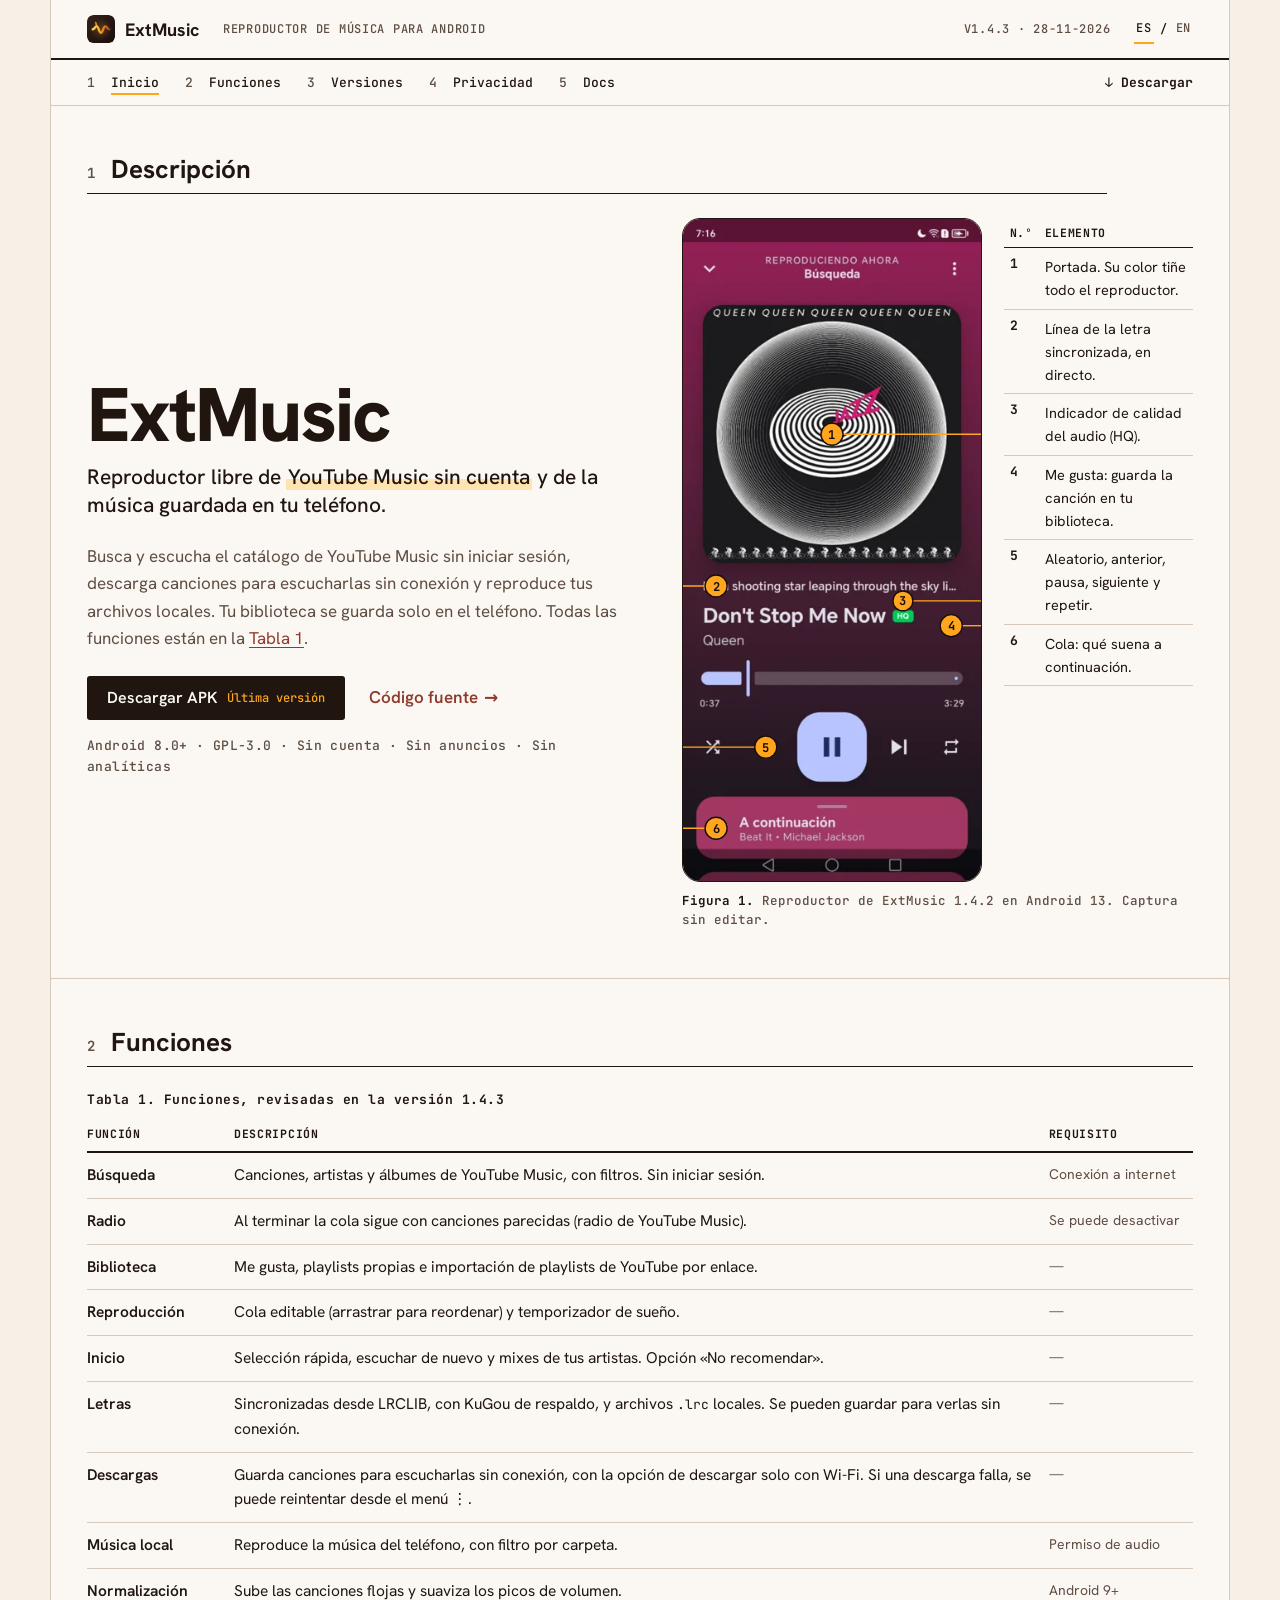
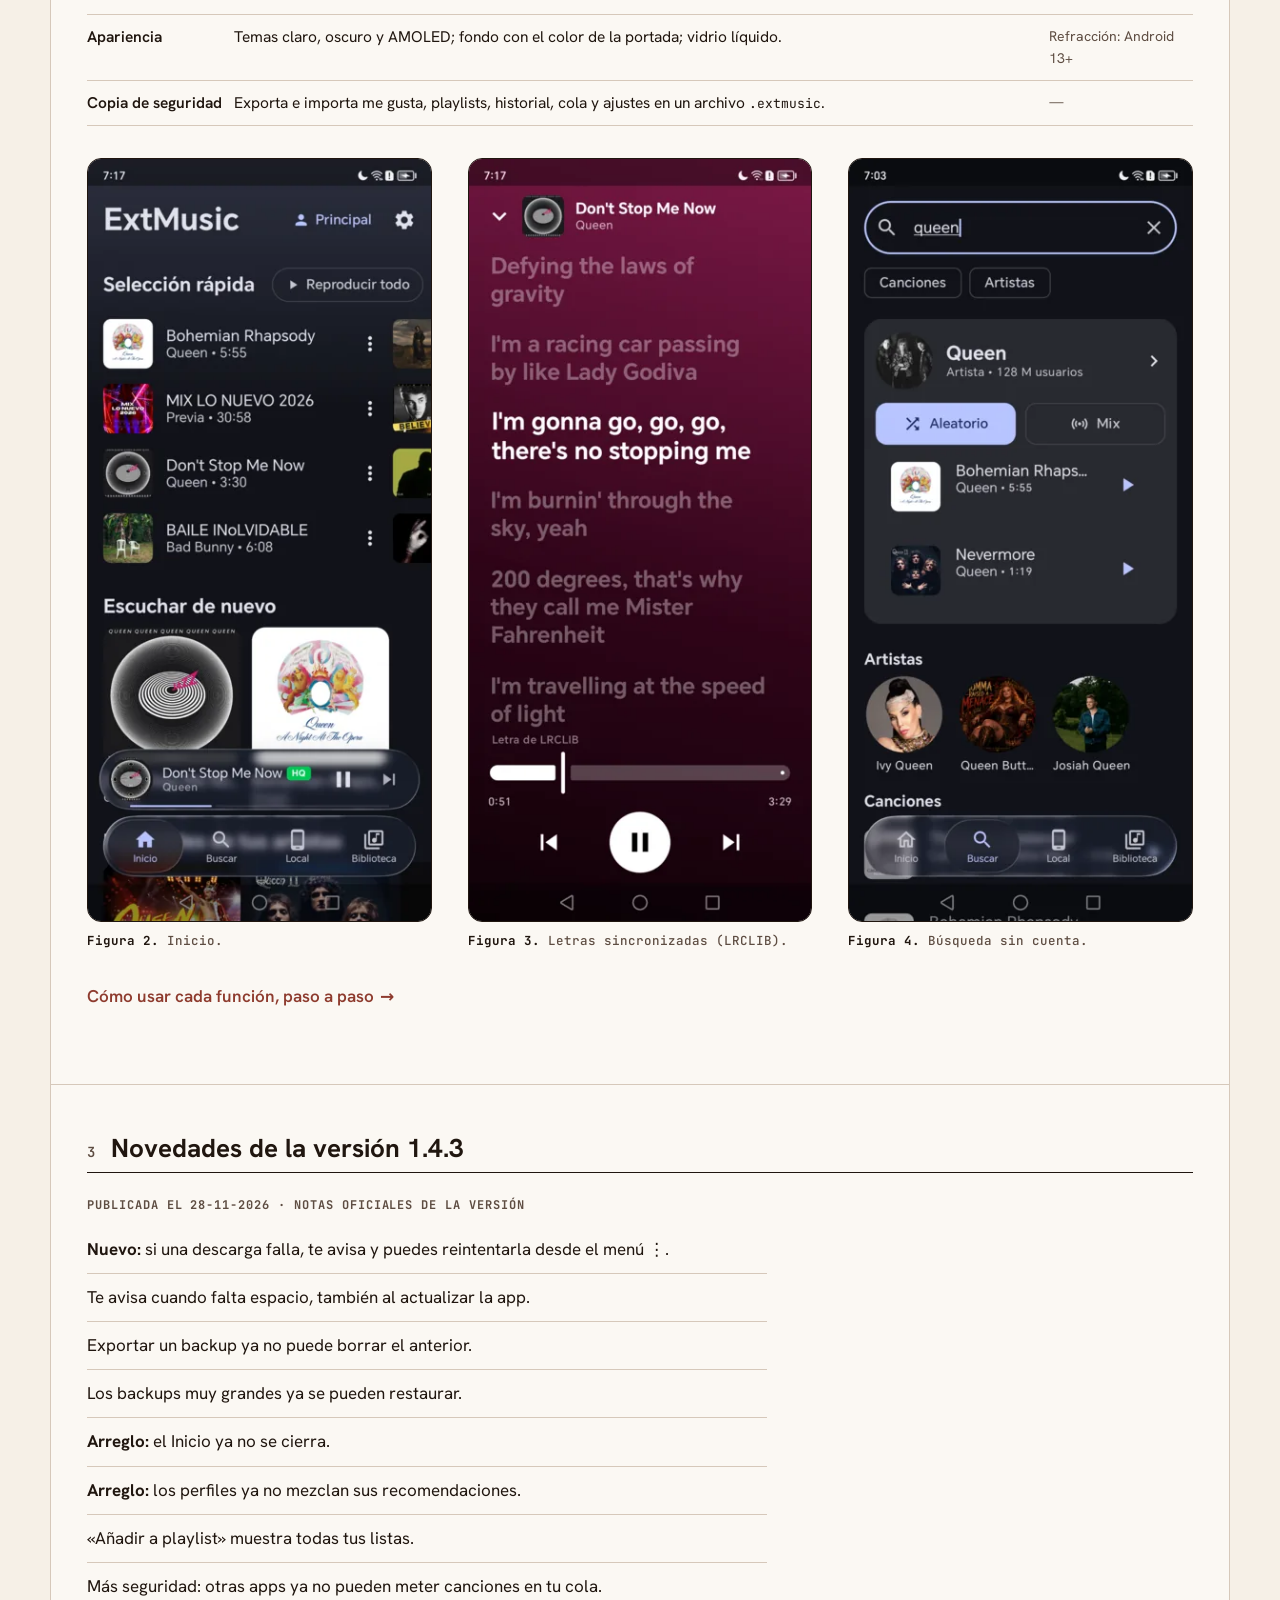
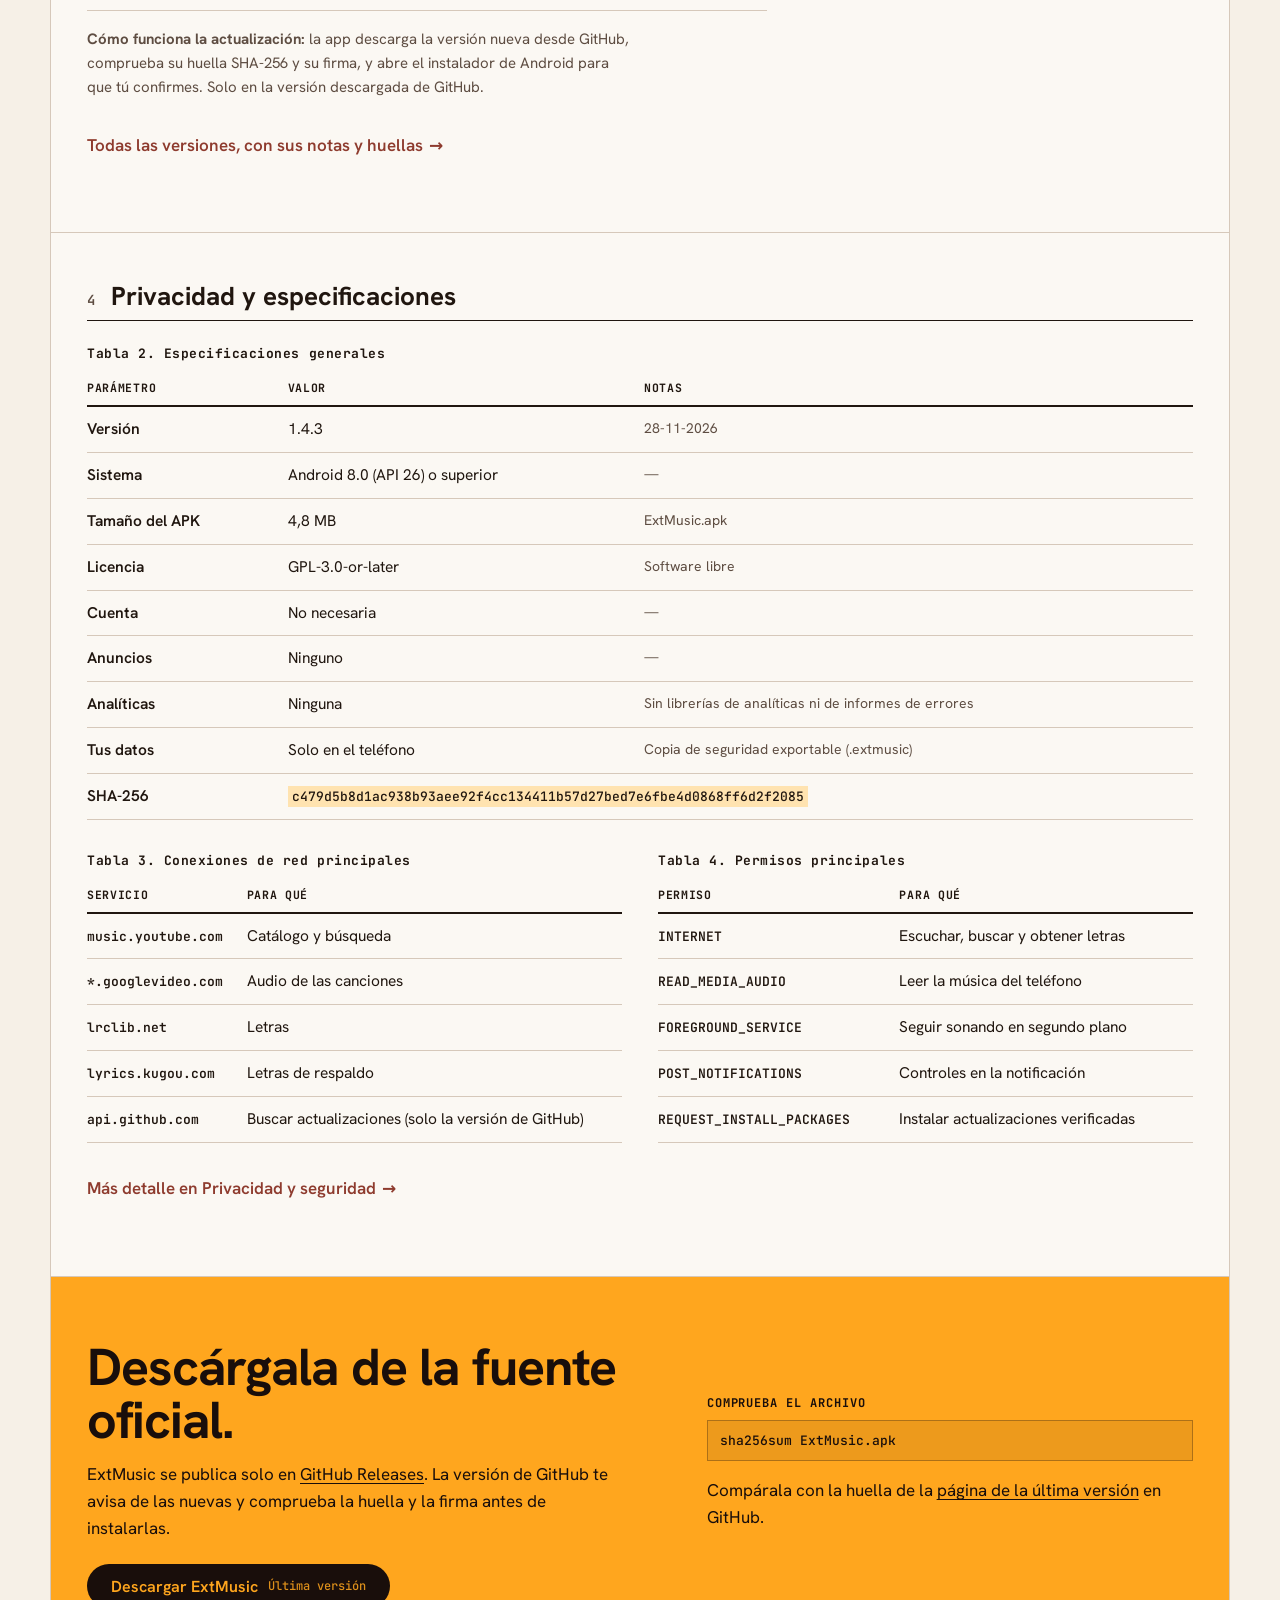
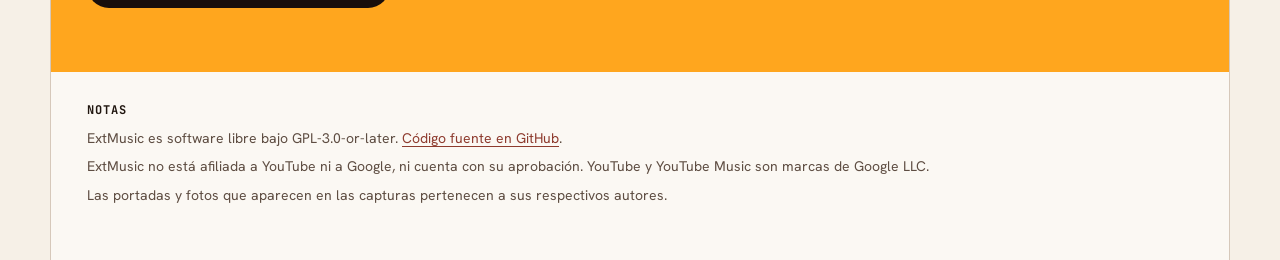
<file: index.html>
<!DOCTYPE html>
<html lang="es">
<head>
<meta charset="utf-8">
<meta name="viewport" content="width=device-width, initial-scale=1">
<meta name="google-site-verification" content="0prmXZBI4jnRak8ySoZo1z1Nvjrgzu8eI6b49nDYhoc">
<title>ExtMusic · Reproductor de música libre para Android</title>
<meta name="description" content="ExtMusic es un reproductor de música libre para Android: escucha YouTube Music sin cuenta ni anuncios, descarga canciones y reproduce la música de tu teléfono. GPL-3.0.">
<link rel="canonical" href="https://comunicaa2.github.io/ExtMusic-web/">
<link rel="alternate" hreflang="es" href="https://comunicaa2.github.io/ExtMusic-web/">
<link rel="alternate" hreflang="en" href="https://comunicaa2.github.io/ExtMusic-web/en/">
<link rel="alternate" hreflang="x-default" href="https://comunicaa2.github.io/ExtMusic-web/">
<meta name="theme-color" content="#fbf8f3" media="(prefers-color-scheme: light)">
<meta name="theme-color" content="#190e0b" media="(prefers-color-scheme: dark)">
<meta name="color-scheme" content="light dark">

<link rel="icon" href="assets/img/icono.svg" type="image/svg+xml">
<link rel="icon" href="assets/img/icono-32.png" sizes="32x32" type="image/png">
<link rel="apple-touch-icon" href="assets/img/apple-touch-icon.png">

<meta property="og:type" content="website">
<meta property="og:locale" content="es_ES">
<meta property="og:locale:alternate" content="en_US">
<meta property="og:site_name" content="ExtMusic">
<meta property="og:title" content="ExtMusic · Reproductor de música libre para Android">
<meta property="og:description" content="Escucha YouTube Music sin cuenta ni anuncios y la música de tu teléfono. Software libre (GPL-3.0).">
<meta property="og:url" content="https://comunicaa2.github.io/ExtMusic-web/">
<meta property="og:image" content="https://comunicaa2.github.io/ExtMusic-web/assets/img/icono-512.png">
<meta property="og:image:width" content="512">
<meta property="og:image:height" content="512">
<meta property="og:image:alt" content="Icono de ExtMusic: una onda ámbar sobre fondo marrón oscuro">
<meta name="twitter:card" content="summary">

<link rel="preload" href="assets/fonts/hanken-grotesk.woff2" as="font" type="font/woff2" crossorigin>
<link rel="stylesheet" href="assets/css/extmusic.css">

<script type="application/ld+json">
{
  "@context": "https://schema.org",
  "@type": "SoftwareApplication",
  "name": "ExtMusic",
  "url": "https://comunicaa2.github.io/ExtMusic-web/",
  "image": "https://comunicaa2.github.io/ExtMusic-web/assets/img/icono-512.png",
  "applicationCategory": "MultimediaApplication",
  "operatingSystem": "Android 8.0 o superior",
  "softwareVersion": "1.4.3",
  "fileSize": "4.8MB",
  "downloadUrl": "https://github.com/Comunicaa2/ExtMusic/releases/latest/download/ExtMusic.apk",
  "license": "https://www.gnu.org/licenses/gpl-3.0.html",
  "isAccessibleForFree": true,
  "offers": { "@type": "Offer", "price": "0", "priceCurrency": "EUR" },
  "sameAs": ["https://github.com/Comunicaa2/ExtMusic"]
}
</script>
</head>
<body>
<a class="salto" href="#contenido">Saltar al contenido</a>
<div class="hoja">

<header>
  <div class="marco doc">
    <a class="marca" href="index.html" aria-label="ExtMusic, inicio"><img src="assets/img/icono.svg" alt="" width="28" height="28">ExtMusic</a>
    <span class="doc__tipo">Reproductor de música para Android</span>
    <span class="doc__rev"><!-- auto:rev -->v1.4.3 · 28-11-2026<!-- /auto:rev --></span>
    <div class="idioma" role="group" aria-label="Idioma">
      <a href="index.html" aria-current="true" lang="es">ES</a>
      <span aria-hidden="true">/</span>
      <a href="en/index.html" lang="en" hreflang="en">EN<span class="visualmente-oculto"> (English)</span></a>
    </div>
  </div>
  <nav class="marco indice" aria-label="Principal">
    <ol>
      <li><a href="index.html" aria-current="page">Inicio</a></li>
      <li><a href="#funciones">Funciones</a></li>
      <li><a href="versiones.html">Versiones</a></li>
      <li><a href="privacidad.html">Privacidad</a></li>
      <li><a href="documentacion.html">Docs</a></li>
      <li class="indice__descarga"><a href="#descarga">↓ Descargar</a></li>
    </ol>
  </nav>
  <details class="marco menu">
    <summary>Contenido</summary>
    <nav aria-label="Principal (móvil)">
      <ol>
        <li><a href="index.html" aria-current="page">Inicio</a></li>
        <li><a href="#funciones">Funciones</a></li>
        <li><a href="versiones.html">Versiones</a></li>
        <li><a href="privacidad.html">Privacidad</a></li>
      <li><a href="documentacion.html">Docs</a></li>
        <li><a href="#descarga">Descargar</a></li>
      </ol>
    </nav>
  </details>
</header>

<main id="contenido">

  <!-- 1 · Descripción -->
  <section class="marco seccion" id="descripcion" aria-labelledby="t-nombre">
    <p class="titulo-sec"><span class="titulo-sec__num">1</span>Descripción</p>
    <div class="portada">
      <h1 class="titular portada__titulo" id="t-nombre">ExtMusic</h1>
      <p class="subtitulo portada__sub">Reproductor libre de <span class="marcador">YouTube Music sin cuenta</span> y de la música guardada en tu teléfono.</p>
      <div class="portada__acc">
        <p class="acciones">
          <a class="boton" href="https://github.com/Comunicaa2/ExtMusic/releases/latest/download/ExtMusic.apk">Descargar APK <span class="boton__detalle">Última versión</span></a>
          <a class="enlace-flecha" href="https://github.com/Comunicaa2/ExtMusic">Código fuente</a>
        </p>
        <p class="hechos">Android 8.0+ · GPL-3.0 · Sin cuenta · Sin anuncios · Sin analíticas</p>
      </div>
      <p class="desc portada__desc">Busca y escucha el catálogo de YouTube Music sin iniciar sesión, descarga canciones para escucharlas sin conexión y reproduce tus archivos locales. Tu biblioteca se guarda solo en el teléfono. Todas las funciones están en la <a href="#funciones">Tabla 1</a>.</p>

      <figure class="figura portada__figura">
        <div class="anotada">
          <div class="lamina">
            <img src="assets/img/capturas/reproductor-540.webp"
                 srcset="assets/img/capturas/reproductor-360.webp 360w, assets/img/capturas/reproductor-460.webp 460w, assets/img/capturas/reproductor-540.webp 540w, assets/img/capturas/reproductor-720.webp 720w"
                 sizes="(max-width: 560px) 260px, (max-width: 900px) 240px, 300px"
                 width="1080" height="2400" fetchpriority="high"
                 alt="Reproductor de ExtMusic reproduciendo «Don't Stop Me Now» de Queen, con seis puntos numerados que señalan sus partes.">
            <svg viewBox="0 0 1080 2400" aria-hidden="true">
              <g class="marca-num"><line x1="540" y1="780" x2="1080" y2="780"/><circle cx="540" cy="780" r="40"/><text x="540" y="782">1</text></g>
              <g class="marca-num"><line x1="120" y1="1330" x2="0" y2="1330"/><circle cx="120" cy="1330" r="40"/><text x="120" y="1332">2</text></g>
              <g class="marca-num"><line x1="797" y1="1384" x2="1080" y2="1384"/><circle cx="797" cy="1384" r="36"/><text x="797" y="1386">3</text></g>
              <g class="marca-num"><line x1="972" y1="1474" x2="1080" y2="1474"/><circle cx="972" cy="1474" r="40"/><text x="972" y="1476">4</text></g>
              <g class="marca-num"><line x1="300" y1="1914" x2="0" y2="1914"/><circle cx="300" cy="1914" r="40"/><text x="300" y="1916">5</text></g>
              <g class="marca-num"><line x1="120" y1="2208" x2="0" y2="2208"/><circle cx="120" cy="2208" r="40"/><text x="120" y="2210">6</text></g>
            </svg>
          </div>
          <table class="leyenda">
            <thead><tr><th scope="col">N.º</th><th scope="col">Elemento</th></tr></thead>
            <tbody>
              <tr><td>1</td><td>Portada. Su color tiñe todo el reproductor.</td></tr>
              <tr><td>2</td><td>Línea de la letra sincronizada, en directo.</td></tr>
              <tr><td>3</td><td>Indicador de calidad del audio (HQ).</td></tr>
              <tr><td>4</td><td>Me gusta: guarda la canción en tu biblioteca.</td></tr>
              <tr><td>5</td><td>Aleatorio, anterior, pausa, siguiente y repetir.</td></tr>
              <tr><td>6</td><td>Cola: qué suena a continuación.</td></tr>
            </tbody>
          </table>
        </div>
        <figcaption class="pie-figura"><b>Figura 1.</b> Reproductor de ExtMusic 1.4.2 en Android 13. Captura sin editar.</figcaption>
      </figure>
    </div>
  </section>

  <!-- 2 · Funciones -->
  <section class="marco seccion" id="funciones" aria-labelledby="t-funciones">
    <h2 class="titulo-sec" id="t-funciones"><span class="titulo-sec__num">2</span>Funciones</h2>
    <div class="tabla">
      <table class="datos datos--apilable">
        <caption>Tabla 1. Funciones, revisadas en la versión 1.4.3</caption>
        <thead><tr><th scope="col">Función</th><th scope="col">Descripción</th><th scope="col">Requisito</th></tr></thead>
        <tbody>
          <tr><th scope="row">Búsqueda</th><td>Canciones, artistas y álbumes de YouTube Music, con filtros. Sin iniciar sesión.</td><td class="nota">Conexión a internet</td></tr>
          <tr><th scope="row">Radio</th><td>Al terminar la cola sigue con canciones parecidas (radio de YouTube Music).</td><td class="nota">Se puede desactivar</td></tr>
          <tr><th scope="row">Biblioteca</th><td>Me gusta, playlists propias e importación de playlists de YouTube por enlace.</td><td class="nota nota--vacia">—</td></tr>
          <tr><th scope="row">Reproducción</th><td>Cola editable (arrastrar para reordenar) y temporizador de sueño.</td><td class="nota nota--vacia">—</td></tr>
          <tr><th scope="row">Inicio</th><td>Selección rápida, escuchar de nuevo y mixes de tus artistas. Opción «No recomendar».</td><td class="nota nota--vacia">—</td></tr>
          <tr><th scope="row">Letras</th><td>Sincronizadas desde LRCLIB, con KuGou de respaldo, y archivos <code>.lrc</code> locales. Se pueden guardar para verlas sin conexión.</td><td class="nota nota--vacia">—</td></tr>
          <tr><th scope="row">Descargas</th><td>Guarda canciones para escucharlas sin conexión, con la opción de descargar solo con Wi-Fi. Si una descarga falla, se puede reintentar desde el menú ⋮.</td><td class="nota nota--vacia">—</td></tr>
          <tr><th scope="row">Música local</th><td>Reproduce la música del teléfono, con filtro por carpeta.</td><td class="nota">Permiso de audio</td></tr>
          <tr><th scope="row">Normalización</th><td>Sube las canciones flojas y suaviza los picos de volumen.</td><td class="nota">Android 9+</td></tr>
          <tr><th scope="row">Apariencia</th><td>Temas claro, oscuro y AMOLED; fondo con el color de la portada; vidrio líquido.</td><td class="nota">Refracción: Android 13+</td></tr>
          <tr><th scope="row">Copia de seguridad</th><td>Exporta e importa me gusta, playlists, historial, cola y ajustes en un archivo <code>.extmusic</code>.</td><td class="nota nota--vacia">—</td></tr>
        </tbody>
      </table>
    </div>
    <div class="figuras mt-6">
      <figure class="figura">
        <div class="lamina lamina--peq"><img src="assets/img/capturas/inicio-540.webp" srcset="assets/img/capturas/inicio-360.webp 360w, assets/img/capturas/inicio-540.webp 540w, assets/img/capturas/inicio-720.webp 720w" sizes="(max-width: 560px) 45vw, (max-width: 900px) 30vw, 345px" width="1080" height="2400" loading="lazy" alt="Pantalla de Inicio de ExtMusic con la Selección rápida, Escuchar de nuevo y el mini reproductor."></div>
        <figcaption class="pie-figura"><b>Figura 2.</b> Inicio.</figcaption>
      </figure>
      <figure class="figura">
        <div class="lamina lamina--peq"><img src="assets/img/capturas/letras-540.webp" srcset="assets/img/capturas/letras-360.webp 360w, assets/img/capturas/letras-540.webp 540w, assets/img/capturas/letras-720.webp 720w" sizes="(max-width: 560px) 45vw, (max-width: 900px) 30vw, 345px" width="1080" height="2400" loading="lazy" alt="Letras sincronizadas de «Don't Stop Me Now» a pantalla completa, con la línea actual resaltada y la nota «Letra de LRCLIB»."></div>
        <figcaption class="pie-figura"><b>Figura 3.</b> Letras sincronizadas (LRCLIB).</figcaption>
      </figure>
      <figure class="figura">
        <div class="lamina lamina--peq"><img src="assets/img/capturas/buscar-resultados-540.webp" srcset="assets/img/capturas/buscar-resultados-360.webp 360w, assets/img/capturas/buscar-resultados-540.webp 540w, assets/img/capturas/buscar-resultados-720.webp 720w" sizes="(max-width: 560px) 45vw, (max-width: 900px) 30vw, 345px" width="1080" height="2400" loading="lazy" alt="Resultados de la búsqueda «queen»: tarjeta del artista con los botones Aleatorio y Mix, canciones y otros artistas."></div>
        <figcaption class="pie-figura"><b>Figura 4.</b> Búsqueda sin cuenta.</figcaption>
      </figure>
    </div>
    <p class="mt-5"><a class="enlace-flecha" href="documentacion.html">Cómo usar cada función, paso a paso</a></p>
  </section>

  <!-- 3 · Novedades -->
  <section class="marco seccion" id="novedades" aria-labelledby="t-novedades">
    <!-- auto:novedades -->
    <h2 class="titulo-sec" id="t-novedades"><span class="titulo-sec__num">3</span>Novedades de la versión 1.4.3</h2>
    <p class="etiqueta etiqueta--suave">Publicada el 28-11-2026 · notas oficiales de la versión</p>
    <ul class="novedades">
      <li><strong>Nuevo:</strong> si una descarga falla, te avisa y puedes reintentarla desde el menú ⋮.</li>
      <li>Te avisa cuando falta espacio, también al actualizar la app.</li>
      <li>Exportar un backup ya no puede borrar el anterior.</li>
      <li>Los backups muy grandes ya se pueden restaurar.</li>
      <li><strong>Arreglo:</strong> el Inicio ya no se cierra.</li>
      <li><strong>Arreglo:</strong> los perfiles ya no mezclan sus recomendaciones.</li>
      <li>«Añadir a playlist» muestra todas tus listas.</li>
      <li>Más seguridad: otras apps ya no pueden meter canciones en tu cola.</li>
    </ul>
    <!-- /auto:novedades -->
    <p class="desc texto-nota"><strong>Cómo funciona la actualización:</strong> la app descarga la versión nueva desde GitHub, comprueba su huella SHA-256 y su firma, y abre el instalador de Android para que tú confirmes. Solo en la versión descargada de GitHub.</p>
    <p><a class="enlace-flecha" href="versiones.html">Todas las versiones, con sus notas y huellas</a></p>
  </section>

  <!-- 4 · Privacidad y especificaciones -->
  <section class="marco seccion" id="privacidad" aria-labelledby="t-privacidad">
    <h2 class="titulo-sec" id="t-privacidad"><span class="titulo-sec__num">4</span>Privacidad y especificaciones</h2>
    <div class="tabla">
      <table class="datos datos--apilable">
        <caption>Tabla 2. Especificaciones generales</caption>
        <thead><tr><th scope="col">Parámetro</th><th scope="col">Valor</th><th scope="col">Notas</th></tr></thead>
        <tbody>
          <!-- auto:t2-version --><tr><th scope="row">Versión</th><td>1.4.3</td><td class="nota">28-11-2026</td></tr><!-- /auto:t2-version -->
          <tr><th scope="row">Sistema</th><td>Android 8.0 (API 26) o superior</td><td class="nota nota--vacia">—</td></tr>
          <!-- auto:t2-tamano --><tr><th scope="row">Tamaño del APK</th><td>4,8 MB</td><td class="nota">ExtMusic.apk</td></tr><!-- /auto:t2-tamano -->
          <tr><th scope="row">Licencia</th><td>GPL-3.0-or-later</td><td class="nota">Software libre</td></tr>
          <tr><th scope="row">Cuenta</th><td>No necesaria</td><td class="nota nota--vacia">—</td></tr>
          <tr><th scope="row">Anuncios</th><td>Ninguno</td><td class="nota nota--vacia">—</td></tr>
          <tr><th scope="row">Analíticas</th><td>Ninguna</td><td class="nota">Sin librerías de analíticas ni de informes de errores</td></tr>
          <tr><th scope="row">Tus datos</th><td>Solo en el teléfono</td><td class="nota">Copia de seguridad exportable (.extmusic)</td></tr>
          <!-- auto:t2-sha --><tr><th scope="row">SHA-256</th><td colspan="2"><span class="hash">c479d5b8d1ac938b93aee92f4cc134411b57d27bed7e6fbe4d0868ff6d2f2085</span></td></tr><!-- /auto:t2-sha -->
        </tbody>
      </table>
    </div>
    <div class="dos-col mt-6">
      <div class="tabla">
        <table class="datos">
          <caption>Tabla 3. Conexiones de red principales</caption>
          <thead><tr><th scope="col">Servicio</th><th scope="col">Para qué</th></tr></thead>
          <tbody>
            <tr><th scope="row"><code>music.youtube.com</code></th><td>Catálogo y búsqueda</td></tr>
            <tr><th scope="row"><code>*.googlevideo.com</code></th><td>Audio de las canciones</td></tr>
            <tr><th scope="row"><code>lrclib.net</code></th><td>Letras</td></tr>
            <tr><th scope="row"><code>lyrics.kugou.com</code></th><td>Letras de respaldo</td></tr>
            <tr><th scope="row"><code>api.github.com</code></th><td>Buscar actualizaciones (solo la versión de GitHub)</td></tr>
          </tbody>
        </table>
      </div>
      <div class="tabla">
        <table class="datos">
          <caption>Tabla 4. Permisos principales</caption>
          <thead><tr><th scope="col">Permiso</th><th scope="col">Para qué</th></tr></thead>
          <tbody>
            <tr><th scope="row"><code>INTERNET</code></th><td>Escuchar, buscar y obtener letras</td></tr>
            <tr><th scope="row"><code>READ_MEDIA_AUDIO</code></th><td>Leer la música del teléfono</td></tr>
            <tr><th scope="row"><code>FOREGROUND_SERVICE</code></th><td>Seguir sonando en segundo plano</td></tr>
            <tr><th scope="row"><code>POST_NOTIFICATIONS</code></th><td>Controles en la notificación</td></tr>
            <tr><th scope="row"><code>REQUEST_INSTALL_PACKAGES</code></th><td>Instalar actualizaciones verificadas</td></tr>
          </tbody>
        </table>
      </div>
    </div>
    <p class="mt-5"><a class="enlace-flecha" href="privacidad.html">Más detalle en Privacidad y seguridad</a></p>
  </section>

  <!-- Bloque ámbar de descarga -->
<section class="bloque-descarga" id="descarga" aria-labelledby="t-descarga">
  <div class="marco bloque-descarga__rejilla">
    <div>
      <h2 id="t-descarga">Descárgala de la fuente oficial.</h2>
      <p>ExtMusic se publica solo en <a href="https://github.com/Comunicaa2/ExtMusic/releases">GitHub Releases</a>. La versión de GitHub te avisa de las nuevas y comprueba la huella y la firma antes de instalarlas.</p>
      <a class="boton" href="https://github.com/Comunicaa2/ExtMusic/releases/latest/download/ExtMusic.apk">Descargar ExtMusic <span class="boton__detalle">Última versión</span></a>
    </div>
    <div>
      <p class="etiqueta m-0">Comprueba el archivo</p>
      <pre class="codigo">sha256sum ExtMusic.apk</pre>
        <p class="mt-4">Compárala con la huella de la <a href="https://github.com/Comunicaa2/ExtMusic/releases/latest">página de la última versión</a> en GitHub.</p>
    </div>
  </div>
</section>

</main>

<footer class="marco pie">
  <p class="etiqueta">Notas</p>
  <p>ExtMusic es software libre bajo GPL-3.0-or-later. <a href="https://github.com/Comunicaa2/ExtMusic">Código fuente en GitHub</a>.</p>
  <p>ExtMusic no está afiliada a YouTube ni a Google, ni cuenta con su aprobación. YouTube y YouTube Music son marcas de Google LLC.</p>
  <p>Las portadas y fotos que aparecen en las capturas pertenecen a sus respectivos autores.</p>
</footer>
</div>
<script>
  // Cierra el menú móvil al elegir una sección. Sin JavaScript el menú funciona igual.
  document.querySelector(".menu")?.addEventListener("click", e => { if (e.target.closest("a")) e.currentTarget.open = false; });
</script>
</body>
</html>
</file>
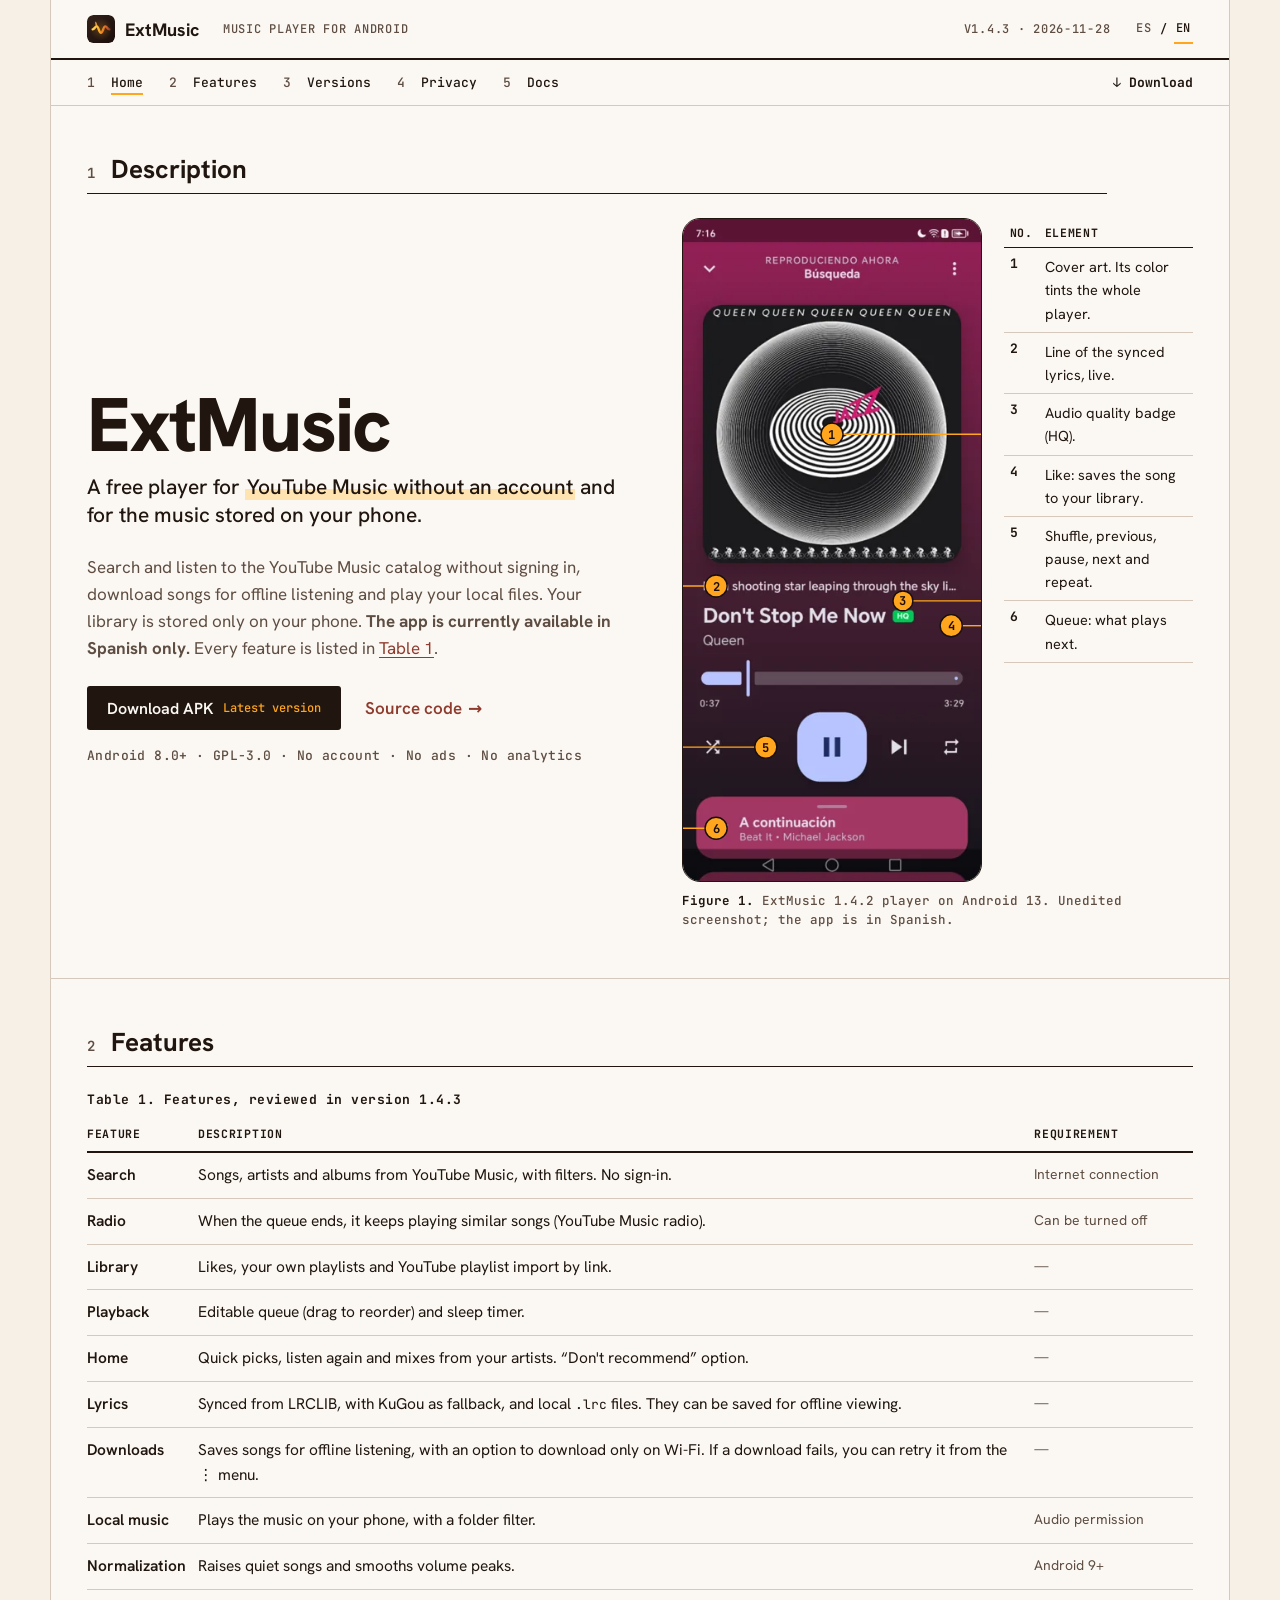
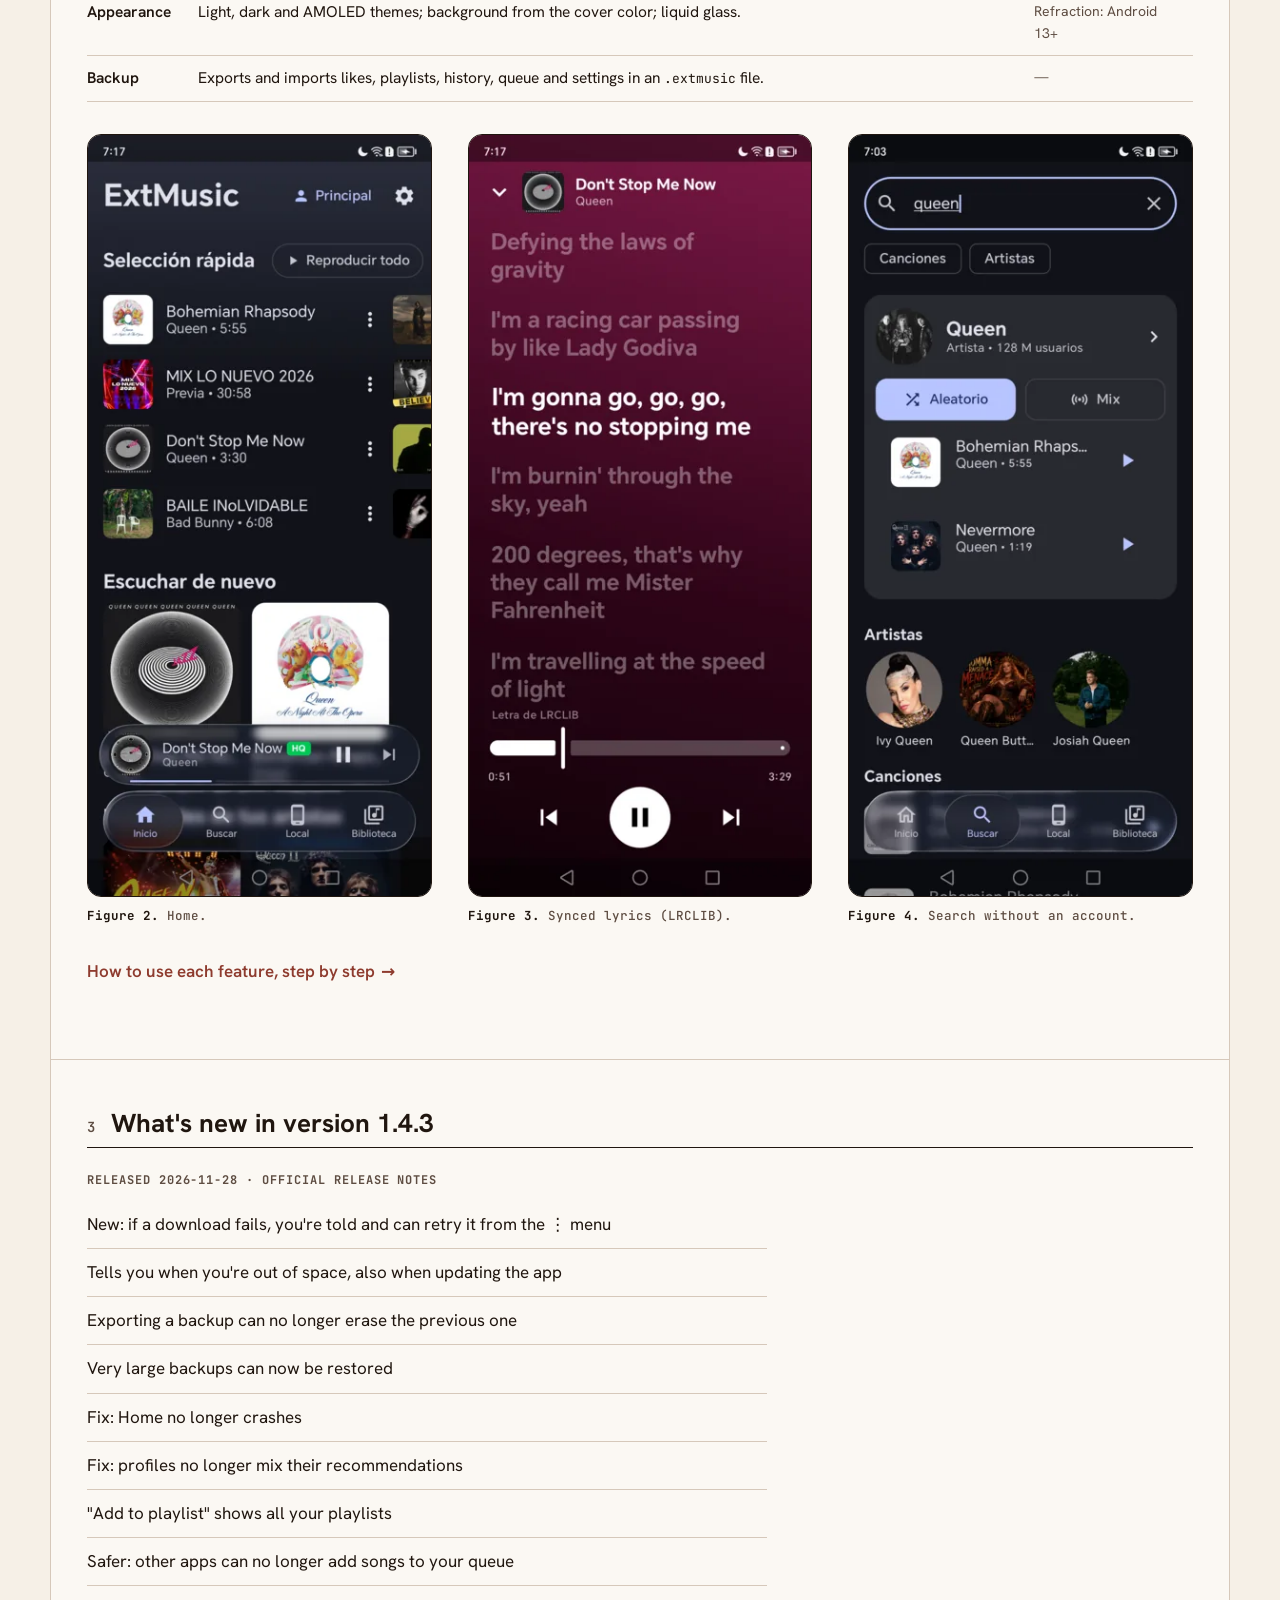
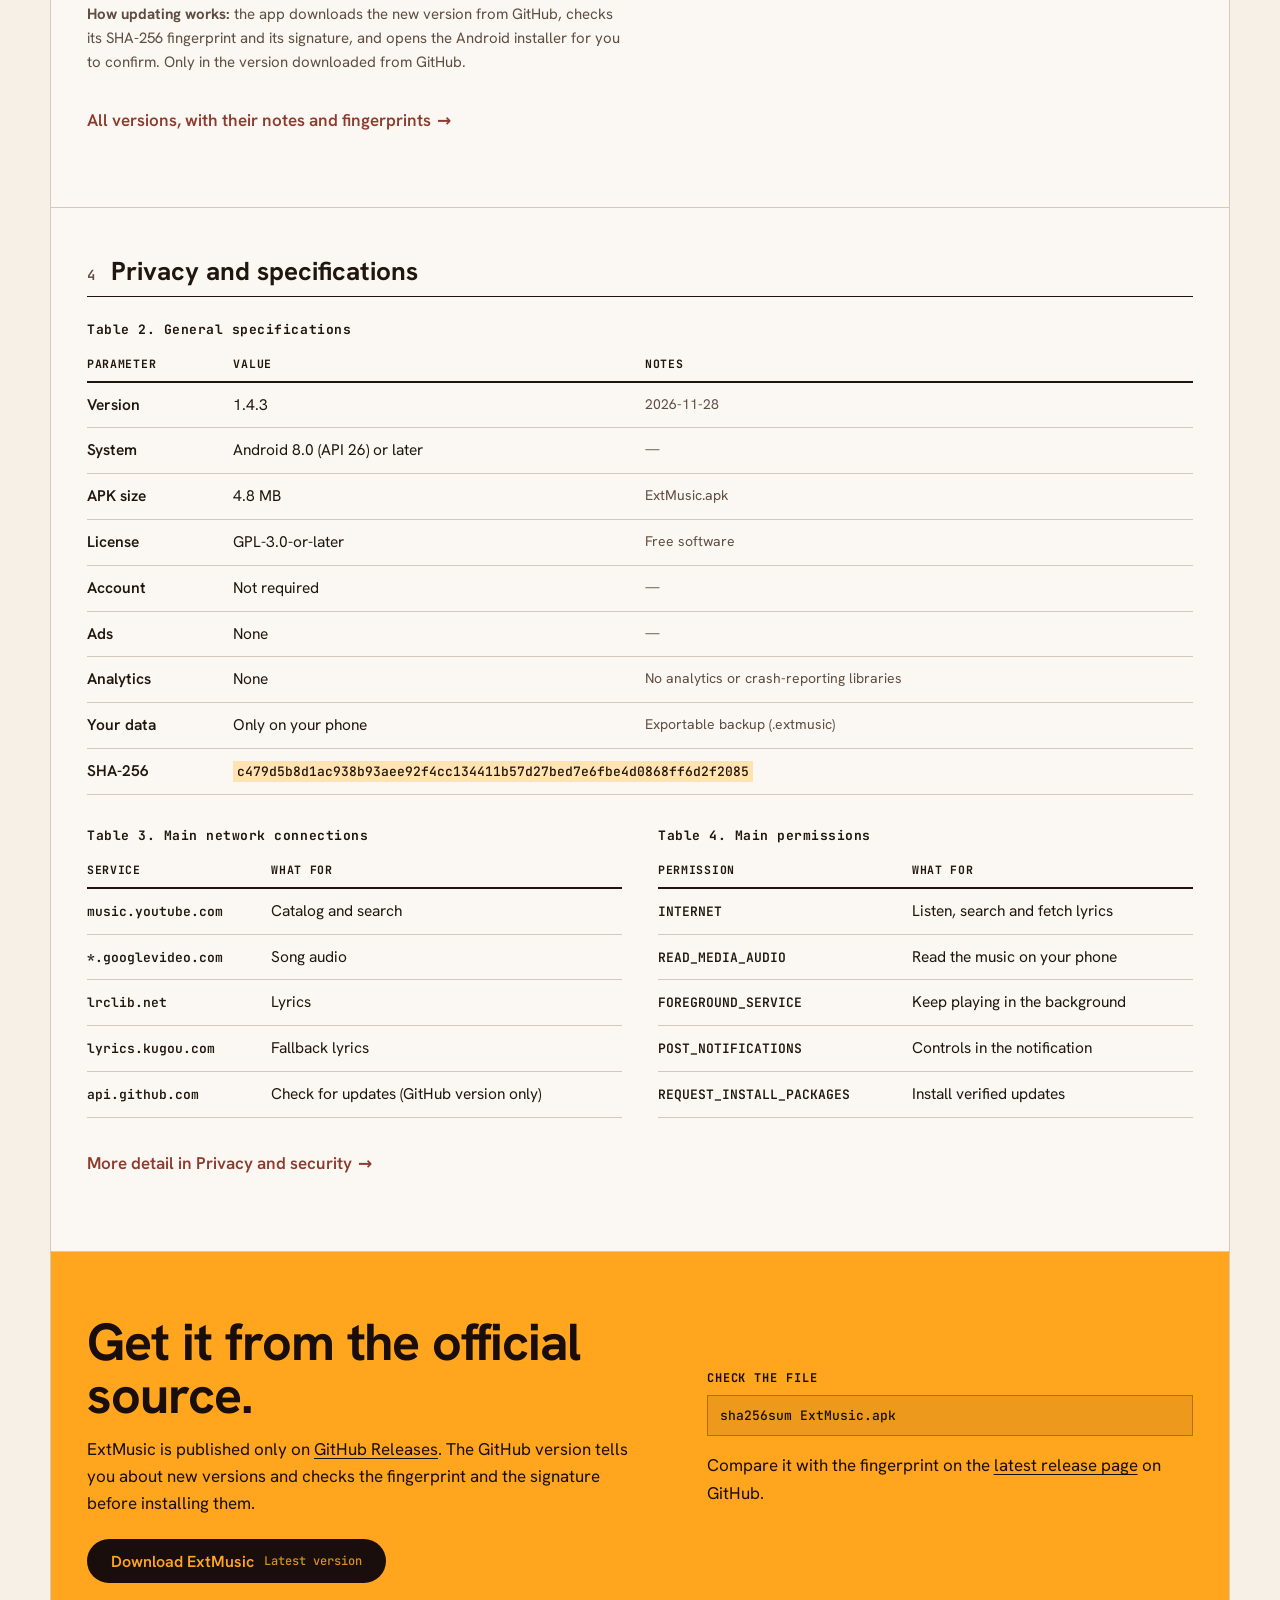
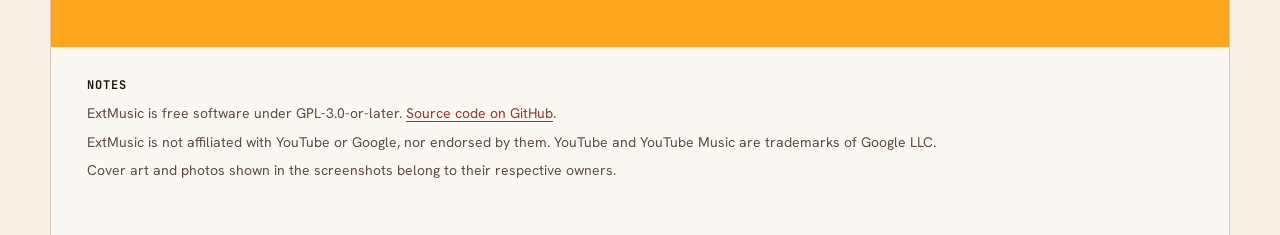
<file: en/index.html>
<!DOCTYPE html>
<html lang="en">
<head>
<meta charset="utf-8">
<meta name="viewport" content="width=device-width, initial-scale=1">
<title>ExtMusic · Free and open source music player for Android</title>
<meta name="description" content="ExtMusic is a free and open source music player for Android: listen to YouTube Music without an account or ads, download songs and play the music on your phone. GPL-3.0.">
<link rel="canonical" href="https://comunicaa2.github.io/ExtMusic-web/en/">
<link rel="alternate" hreflang="es" href="https://comunicaa2.github.io/ExtMusic-web/">
<link rel="alternate" hreflang="en" href="https://comunicaa2.github.io/ExtMusic-web/en/">
<link rel="alternate" hreflang="x-default" href="https://comunicaa2.github.io/ExtMusic-web/">
<meta name="theme-color" content="#fbf8f3" media="(prefers-color-scheme: light)">
<meta name="theme-color" content="#190e0b" media="(prefers-color-scheme: dark)">
<meta name="color-scheme" content="light dark">
<link rel="icon" href="../assets/img/icono.svg" type="image/svg+xml">
<link rel="icon" href="../assets/img/icono-32.png" sizes="32x32" type="image/png">
<link rel="apple-touch-icon" href="../assets/img/apple-touch-icon.png">
<meta property="og:type" content="website">
<meta property="og:locale" content="en_US">
<meta property="og:locale:alternate" content="es_ES">
<meta property="og:site_name" content="ExtMusic">
<meta property="og:title" content="ExtMusic · Free and open source music player for Android">
<meta property="og:description" content="Listen to YouTube Music without an account or ads, plus the music on your phone. Free software (GPL-3.0).">
<meta property="og:url" content="https://comunicaa2.github.io/ExtMusic-web/en/">
<meta property="og:image" content="https://comunicaa2.github.io/ExtMusic-web/assets/img/icono-512.png">
<meta property="og:image:alt" content="ExtMusic icon: an amber wave on a dark brown background">
<meta name="twitter:card" content="summary">
<link rel="preload" href="../assets/fonts/hanken-grotesk.woff2" as="font" type="font/woff2" crossorigin>
<link rel="stylesheet" href="../assets/css/extmusic.css">
<script type="application/ld+json">
{
  "@context": "https://schema.org",
  "@type": "SoftwareApplication",
  "name": "ExtMusic",
  "url": "https://comunicaa2.github.io/ExtMusic-web/en/",
  "inLanguage": "en",
  "image": "https://comunicaa2.github.io/ExtMusic-web/assets/img/icono-512.png",
  "applicationCategory": "MultimediaApplication",
  "operatingSystem": "Android 8.0 or later",
  "softwareVersion": "1.4.3",
  "fileSize": "4.8MB",
  "downloadUrl": "https://github.com/Comunicaa2/ExtMusic/releases/latest/download/ExtMusic.apk",
  "license": "https://www.gnu.org/licenses/gpl-3.0.html",
  "isAccessibleForFree": true,
  "offers": { "@type": "Offer", "price": "0", "priceCurrency": "EUR" },
  "sameAs": ["https://github.com/Comunicaa2/ExtMusic"]
}
</script>
</head>
<body>
<a class="salto" href="#content">Skip to content</a>
<div class="hoja">

<header>
  <div class="marco doc">
    <a class="marca" href="index.html" aria-label="ExtMusic, home"><img src="../assets/img/icono.svg" alt="" width="28" height="28">ExtMusic</a>
    <span class="doc__tipo">Music player for Android</span>
    <span class="doc__rev"><!-- auto:rev -->v1.4.3 · 2026-11-28<!-- /auto:rev --></span>
    <div class="idioma" role="group" aria-label="Language">
      <a href="../index.html" lang="es" hreflang="es">ES<span class="visualmente-oculto"> (Español)</span></a>
      <span aria-hidden="true">/</span>
      <a href="index.html" aria-current="true" lang="en">EN</a>
    </div>
  </div>
  <nav class="marco indice" aria-label="Main">
    <ol>
      <li><a href="index.html" aria-current="page">Home</a></li>
      <li><a href="#features">Features</a></li>
      <li><a href="versions.html">Versions</a></li>
      <li><a href="privacy.html">Privacy</a></li>
      <li><a href="docs.html">Docs</a></li>
      <li class="indice__descarga"><a href="#download">↓ Download</a></li>
    </ol>
  </nav>
  <details class="marco menu">
    <summary>Contents</summary>
    <nav aria-label="Main (mobile)">
      <ol>
        <li><a href="index.html" aria-current="page">Home</a></li>
        <li><a href="#features">Features</a></li>
        <li><a href="versions.html">Versions</a></li>
        <li><a href="privacy.html">Privacy</a></li>
        <li><a href="docs.html">Docs</a></li>
        <li><a href="#download">Download</a></li>
      </ol>
    </nav>
  </details>
</header>

<main id="content">
  <section class="marco seccion" id="description" aria-labelledby="t-name">
    <p class="titulo-sec"><span class="titulo-sec__num">1</span>Description</p>
    <div class="portada">
      <h1 class="titular portada__titulo" id="t-name">ExtMusic</h1>
      <p class="subtitulo portada__sub">A free player for <span class="marcador">YouTube Music without an account</span> and for the music stored on your phone.</p>
      <div class="portada__acc">
        <p class="acciones">
          <a class="boton" href="https://github.com/Comunicaa2/ExtMusic/releases/latest/download/ExtMusic.apk">Download APK <span class="boton__detalle">Latest version</span></a>
          <a class="enlace-flecha" href="https://github.com/Comunicaa2/ExtMusic">Source code</a>
        </p>
        <p class="hechos">Android 8.0+ · GPL-3.0 · No account · No ads · No analytics</p>
      </div>
      <p class="desc portada__desc">Search and listen to the YouTube Music catalog without signing in, download songs for offline listening and play your local files. Your library is stored only on your phone. <strong>The app is currently available in Spanish only.</strong> Every feature is listed in <a href="#features">Table 1</a>.</p>
      <figure class="figura portada__figura">
        <div class="anotada">
          <div class="lamina">
            <img src="../assets/img/capturas/reproductor-540.webp" srcset="../assets/img/capturas/reproductor-360.webp 360w, ../assets/img/capturas/reproductor-460.webp 460w, ../assets/img/capturas/reproductor-540.webp 540w, ../assets/img/capturas/reproductor-720.webp 720w" sizes="(max-width: 560px) 260px, (max-width: 900px) 240px, 300px" width="1080" height="2400" fetchpriority="high" alt="ExtMusic player (in Spanish) playing “Don&#39;t Stop Me Now” by Queen, with six numbered markers pointing at its parts.">
            <svg viewBox="0 0 1080 2400" aria-hidden="true">
              <g class="marca-num"><line x1="540" y1="780" x2="1080" y2="780"/><circle cx="540" cy="780" r="40"/><text x="540" y="782">1</text></g>
              <g class="marca-num"><line x1="120" y1="1330" x2="0" y2="1330"/><circle cx="120" cy="1330" r="40"/><text x="120" y="1332">2</text></g>
              <g class="marca-num"><line x1="797" y1="1384" x2="1080" y2="1384"/><circle cx="797" cy="1384" r="36"/><text x="797" y="1386">3</text></g>
              <g class="marca-num"><line x1="972" y1="1474" x2="1080" y2="1474"/><circle cx="972" cy="1474" r="40"/><text x="972" y="1476">4</text></g>
              <g class="marca-num"><line x1="300" y1="1914" x2="0" y2="1914"/><circle cx="300" cy="1914" r="40"/><text x="300" y="1916">5</text></g>
              <g class="marca-num"><line x1="120" y1="2208" x2="0" y2="2208"/><circle cx="120" cy="2208" r="40"/><text x="120" y="2210">6</text></g>
            </svg>
          </div>
          <table class="leyenda">
            <thead><tr><th scope="col">No.</th><th scope="col">Element</th></tr></thead>
            <tbody>
              <tr><td>1</td><td>Cover art. Its color tints the whole player.</td></tr>
              <tr><td>2</td><td>Line of the synced lyrics, live.</td></tr>
              <tr><td>3</td><td>Audio quality badge (HQ).</td></tr>
              <tr><td>4</td><td>Like: saves the song to your library.</td></tr>
              <tr><td>5</td><td>Shuffle, previous, pause, next and repeat.</td></tr>
              <tr><td>6</td><td>Queue: what plays next.</td></tr>
            </tbody>
          </table>
        </div>
        <figcaption class="pie-figura"><b>Figure 1.</b> ExtMusic 1.4.2 player on Android 13. Unedited screenshot; the app is in Spanish.</figcaption>
      </figure>
    </div>
  </section>

  <section class="marco seccion" id="features" aria-labelledby="t-features">
    <h2 class="titulo-sec" id="t-features"><span class="titulo-sec__num">2</span>Features</h2>
    <div class="tabla">
      <table class="datos datos--apilable">
        <caption>Table 1. Features, reviewed in version 1.4.3</caption>
        <thead><tr><th scope="col">Feature</th><th scope="col">Description</th><th scope="col">Requirement</th></tr></thead>
        <tbody>
          <tr><th scope="row">Search</th><td>Songs, artists and albums from YouTube Music, with filters. No sign-in.</td><td class="nota">Internet connection</td></tr>
          <tr><th scope="row">Radio</th><td>When the queue ends, it keeps playing similar songs (YouTube Music radio).</td><td class="nota">Can be turned off</td></tr>
          <tr><th scope="row">Library</th><td>Likes, your own playlists and YouTube playlist import by link.</td><td class="nota nota--vacia">—</td></tr>
          <tr><th scope="row">Playback</th><td>Editable queue (drag to reorder) and sleep timer.</td><td class="nota nota--vacia">—</td></tr>
          <tr><th scope="row">Home</th><td>Quick picks, listen again and mixes from your artists. “Don't recommend” option.</td><td class="nota nota--vacia">—</td></tr>
          <tr><th scope="row">Lyrics</th><td>Synced from LRCLIB, with KuGou as fallback, and local <code>.lrc</code> files. They can be saved for offline viewing.</td><td class="nota nota--vacia">—</td></tr>
          <tr><th scope="row">Downloads</th><td>Saves songs for offline listening, with an option to download only on Wi-Fi. If a download fails, you can retry it from the ⋮ menu.</td><td class="nota nota--vacia">—</td></tr>
          <tr><th scope="row">Local music</th><td>Plays the music on your phone, with a folder filter.</td><td class="nota">Audio permission</td></tr>
          <tr><th scope="row">Normalization</th><td>Raises quiet songs and smooths volume peaks.</td><td class="nota">Android 9+</td></tr>
          <tr><th scope="row">Appearance</th><td>Light, dark and AMOLED themes; background from the cover color; liquid glass.</td><td class="nota">Refraction: Android 13+</td></tr>
          <tr><th scope="row">Backup</th><td>Exports and imports likes, playlists, history, queue and settings in an <code>.extmusic</code> file.</td><td class="nota nota--vacia">—</td></tr>
        </tbody>
      </table>
    </div>
    <div class="figuras mt-6">
      <figure class="figura">
        <div class="lamina lamina--peq"><img src="../assets/img/capturas/inicio-540.webp" srcset="../assets/img/capturas/inicio-360.webp 360w, ../assets/img/capturas/inicio-540.webp 540w, ../assets/img/capturas/inicio-720.webp 720w" sizes="(max-width: 560px) 45vw, (max-width: 900px) 30vw, 345px" width="1080" height="2400" loading="lazy" alt="ExtMusic Home screen (in Spanish) with quick picks, listen again and the mini player."></div>
        <figcaption class="pie-figura"><b>Figure 2.</b> Home.</figcaption>
      </figure>
      <figure class="figura">
        <div class="lamina lamina--peq"><img src="../assets/img/capturas/letras-540.webp" srcset="../assets/img/capturas/letras-360.webp 360w, ../assets/img/capturas/letras-540.webp 540w, ../assets/img/capturas/letras-720.webp 720w" sizes="(max-width: 560px) 45vw, (max-width: 900px) 30vw, 345px" width="1080" height="2400" loading="lazy" alt="Full-screen synced lyrics of “Don&#39;t Stop Me Now”, with the current line highlighted and the note “Letra de LRCLIB” (lyrics from LRCLIB)."></div>
        <figcaption class="pie-figura"><b>Figure 3.</b> Synced lyrics (LRCLIB).</figcaption>
      </figure>
      <figure class="figura">
        <div class="lamina lamina--peq"><img src="../assets/img/capturas/buscar-resultados-540.webp" srcset="../assets/img/capturas/buscar-resultados-360.webp 360w, ../assets/img/capturas/buscar-resultados-540.webp 540w, ../assets/img/capturas/buscar-resultados-720.webp 720w" sizes="(max-width: 560px) 45vw, (max-width: 900px) 30vw, 345px" width="1080" height="2400" loading="lazy" alt="Search results for “queen”: artist card with the Shuffle and Mix buttons, songs and other artists."></div>
        <figcaption class="pie-figura"><b>Figure 4.</b> Search without an account.</figcaption>
      </figure>
    </div>
    <p class="mt-5"><a class="enlace-flecha" href="docs.html">How to use each feature, step by step</a></p>
  </section>

  <section class="marco seccion" id="whats-new" aria-labelledby="t-whats-new">
    <!-- auto:novedades -->
    <h2 class="titulo-sec" id="t-whats-new"><span class="titulo-sec__num">3</span>What's new in version 1.4.3</h2>
    <p class="etiqueta etiqueta--suave">Released 2026-11-28 · official release notes</p>
    <ul class="novedades">
      <li>New: if a download fails, you're told and can retry it from the ⋮ menu</li>
      <li>Tells you when you're out of space, also when updating the app</li>
      <li>Exporting a backup can no longer erase the previous one</li>
      <li>Very large backups can now be restored</li>
      <li>Fix: Home no longer crashes</li>
      <li>Fix: profiles no longer mix their recommendations</li>
      <li>"Add to playlist" shows all your playlists</li>
      <li>Safer: other apps can no longer add songs to your queue</li>
    </ul>
    <!-- /auto:novedades -->
    <p class="desc texto-nota"><strong>How updating works:</strong> the app downloads the new version from GitHub, checks its SHA-256 fingerprint and its signature, and opens the Android installer for you to confirm. Only in the version downloaded from GitHub.</p>
    <p><a class="enlace-flecha" href="versions.html">All versions, with their notes and fingerprints</a></p>
  </section>

  <section class="marco seccion" id="privacy" aria-labelledby="t-privacy">
    <h2 class="titulo-sec" id="t-privacy"><span class="titulo-sec__num">4</span>Privacy and specifications</h2>
    <div class="tabla">
      <table class="datos datos--apilable">
        <caption>Table 2. General specifications</caption>
        <thead><tr><th scope="col">Parameter</th><th scope="col">Value</th><th scope="col">Notes</th></tr></thead>
        <tbody>
          <!-- auto:t2-version --><tr><th scope="row">Version</th><td>1.4.3</td><td class="nota">2026-11-28</td></tr><!-- /auto:t2-version -->
          <tr><th scope="row">System</th><td>Android 8.0 (API 26) or later</td><td class="nota nota--vacia">—</td></tr>
          <!-- auto:t2-tamano --><tr><th scope="row">APK size</th><td>4.8 MB</td><td class="nota">ExtMusic.apk</td></tr><!-- /auto:t2-tamano -->
          <tr><th scope="row">License</th><td>GPL-3.0-or-later</td><td class="nota">Free software</td></tr>
          <tr><th scope="row">Account</th><td>Not required</td><td class="nota nota--vacia">—</td></tr>
          <tr><th scope="row">Ads</th><td>None</td><td class="nota nota--vacia">—</td></tr>
          <tr><th scope="row">Analytics</th><td>None</td><td class="nota">No analytics or crash-reporting libraries</td></tr>
          <tr><th scope="row">Your data</th><td>Only on your phone</td><td class="nota">Exportable backup (.extmusic)</td></tr>
          <!-- auto:t2-sha --><tr><th scope="row">SHA-256</th><td colspan="2"><span class="hash">c479d5b8d1ac938b93aee92f4cc134411b57d27bed7e6fbe4d0868ff6d2f2085</span></td></tr><!-- /auto:t2-sha -->
        </tbody>
      </table>
    </div>
    <div class="dos-col mt-6">
      <div class="tabla">
        <table class="datos">
          <caption>Table 3. Main network connections</caption>
          <thead><tr><th scope="col">Service</th><th scope="col">What for</th></tr></thead>
          <tbody>
            <tr><th scope="row"><code>music.youtube.com</code></th><td>Catalog and search</td></tr>
            <tr><th scope="row"><code>*.googlevideo.com</code></th><td>Song audio</td></tr>
            <tr><th scope="row"><code>lrclib.net</code></th><td>Lyrics</td></tr>
            <tr><th scope="row"><code>lyrics.kugou.com</code></th><td>Fallback lyrics</td></tr>
            <tr><th scope="row"><code>api.github.com</code></th><td>Check for updates (GitHub version only)</td></tr>
          </tbody>
        </table>
      </div>
      <div class="tabla">
        <table class="datos">
          <caption>Table 4. Main permissions</caption>
          <thead><tr><th scope="col">Permission</th><th scope="col">What for</th></tr></thead>
          <tbody>
            <tr><th scope="row"><code>INTERNET</code></th><td>Listen, search and fetch lyrics</td></tr>
            <tr><th scope="row"><code>READ_MEDIA_AUDIO</code></th><td>Read the music on your phone</td></tr>
            <tr><th scope="row"><code>FOREGROUND_SERVICE</code></th><td>Keep playing in the background</td></tr>
            <tr><th scope="row"><code>POST_NOTIFICATIONS</code></th><td>Controls in the notification</td></tr>
            <tr><th scope="row"><code>REQUEST_INSTALL_PACKAGES</code></th><td>Install verified updates</td></tr>
          </tbody>
        </table>
      </div>
    </div>
    <p class="mt-5"><a class="enlace-flecha" href="privacy.html">More detail in Privacy and security</a></p>
  </section>

  <section class="bloque-descarga" id="download" aria-labelledby="t-download">
    <div class="marco bloque-descarga__rejilla">
      <div>
        <h2 id="t-download">Get it from the official source.</h2>
        <p>ExtMusic is published only on <a href="https://github.com/Comunicaa2/ExtMusic/releases">GitHub Releases</a>. The GitHub version tells you about new versions and checks the fingerprint and the signature before installing them.</p>
        <a class="boton" href="https://github.com/Comunicaa2/ExtMusic/releases/latest/download/ExtMusic.apk">Download ExtMusic <span class="boton__detalle">Latest version</span></a>
      </div>
      <div>
        <p class="etiqueta m-0">Check the file</p>
        <pre class="codigo">sha256sum ExtMusic.apk</pre>
        <p class="mt-4">Compare it with the fingerprint on the <a href="https://github.com/Comunicaa2/ExtMusic/releases/latest">latest release page</a> on GitHub.</p>
      </div>
    </div>
  </section>
</main>

<footer class="marco pie">
  <p class="etiqueta">Notes</p>
  <p>ExtMusic is free software under GPL-3.0-or-later. <a href="https://github.com/Comunicaa2/ExtMusic">Source code on GitHub</a>.</p>
  <p>ExtMusic is not affiliated with YouTube or Google, nor endorsed by them. YouTube and YouTube Music are trademarks of Google LLC.</p>
  <p>Cover art and photos shown in the screenshots belong to their respective owners.</p>
</footer>
</div>
<script>
  // Closes the mobile menu when a section is chosen. Without JavaScript the menu works the same.
  document.querySelector(".menu")?.addEventListener("click", e => { if (e.target.closest("a")) e.currentTarget.open = false; });
</script>
</body>
</html>
</file>
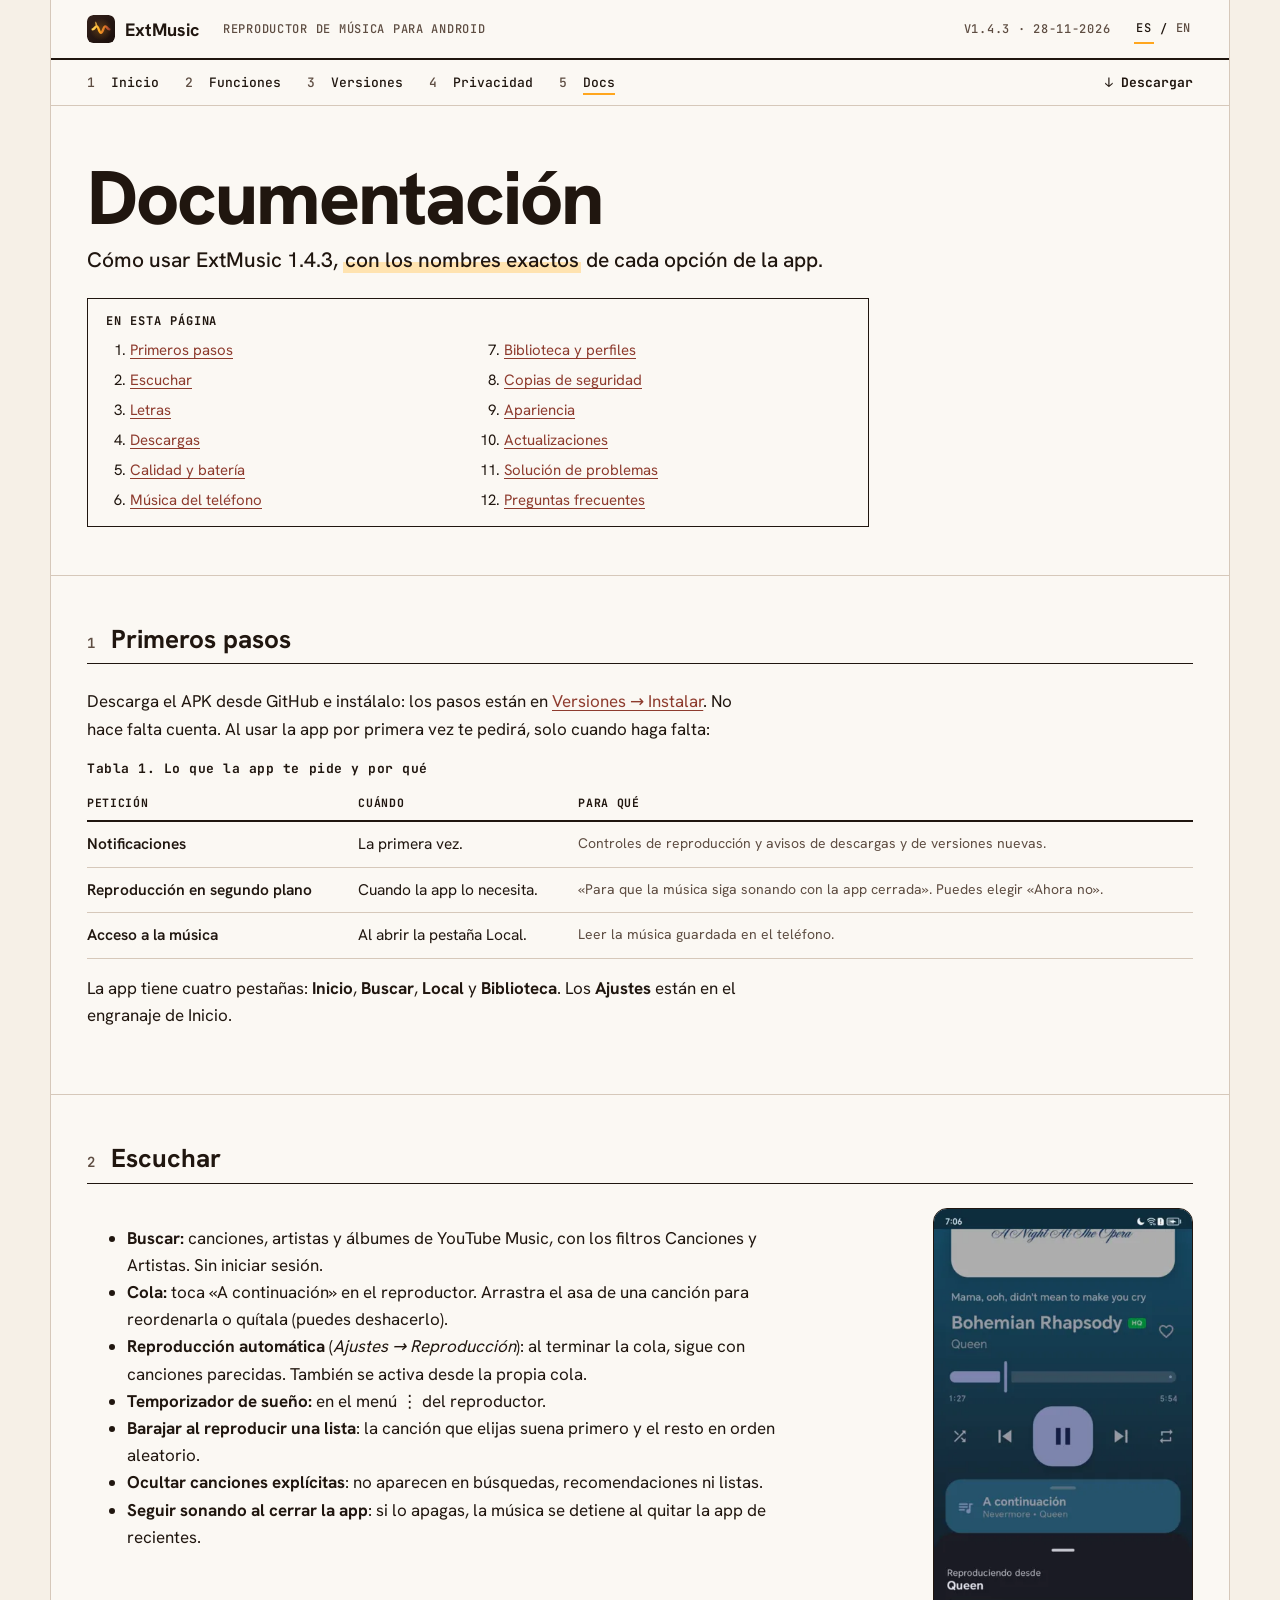
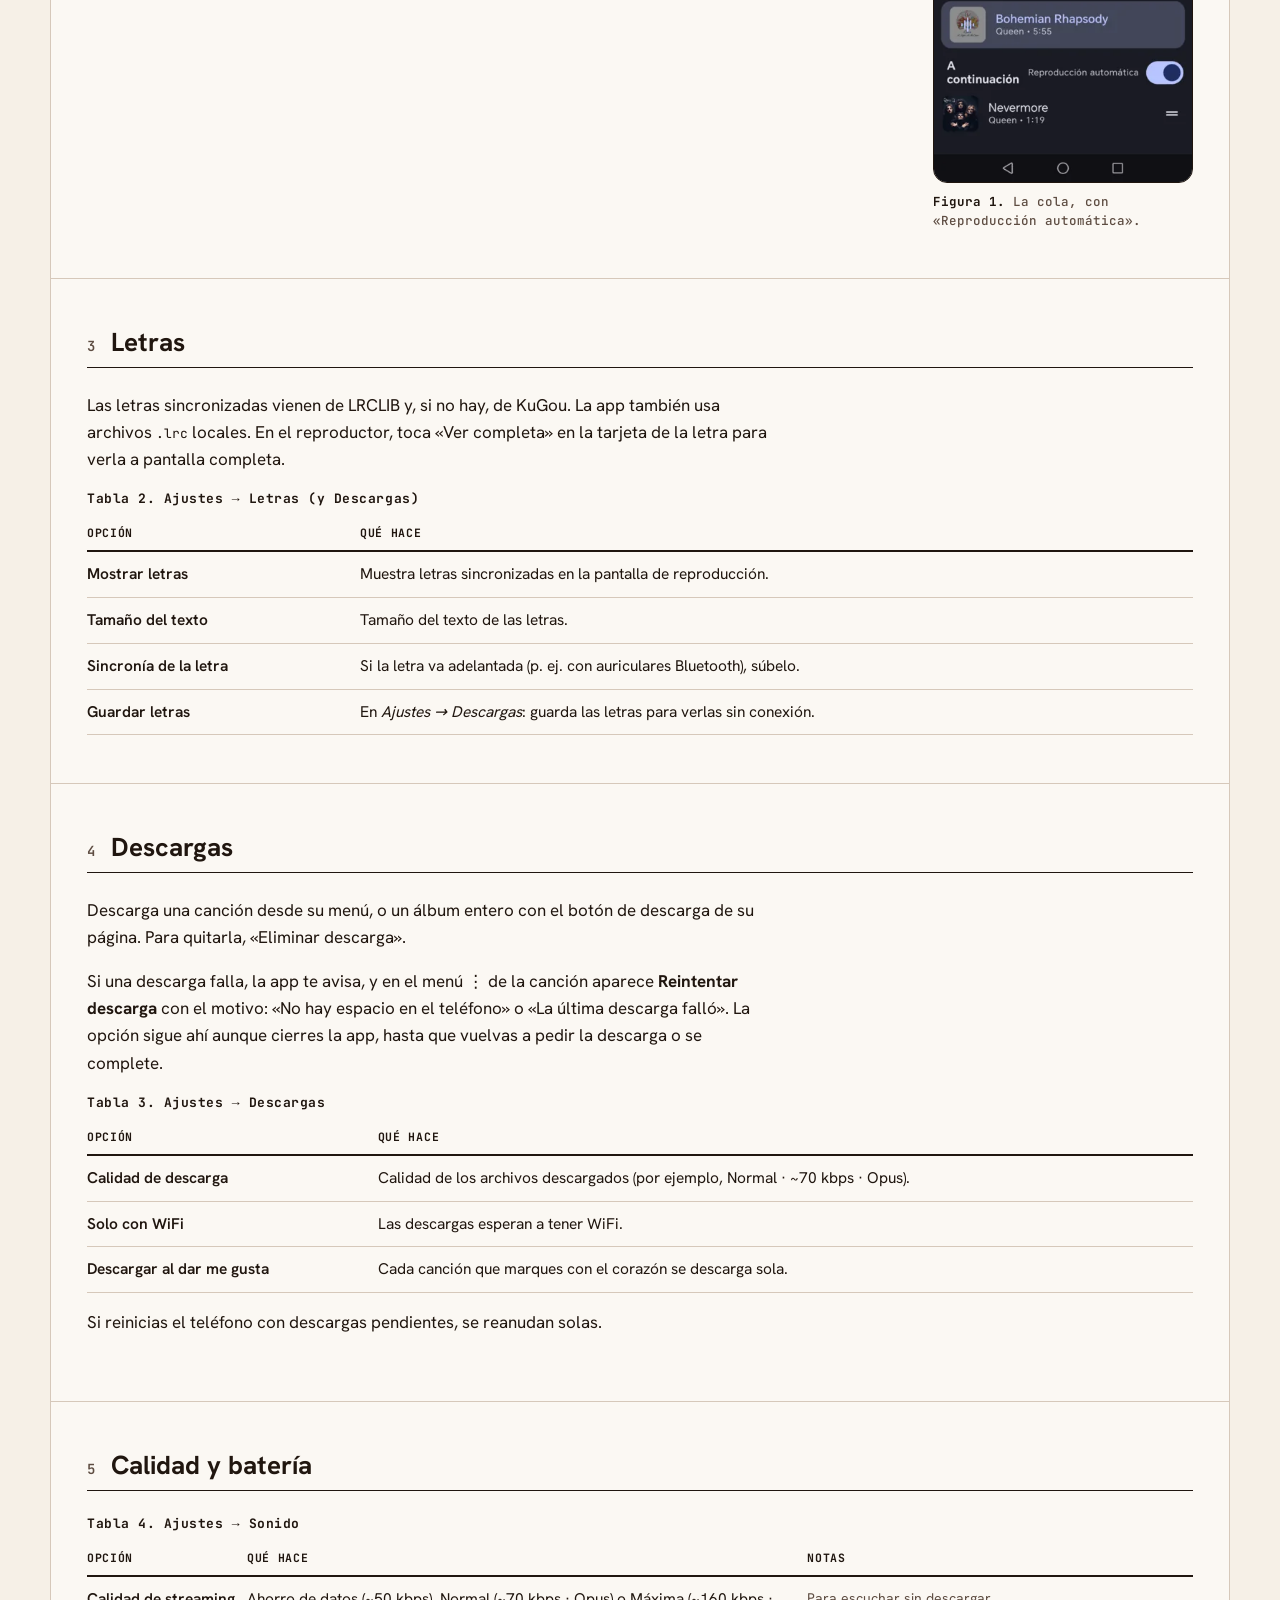
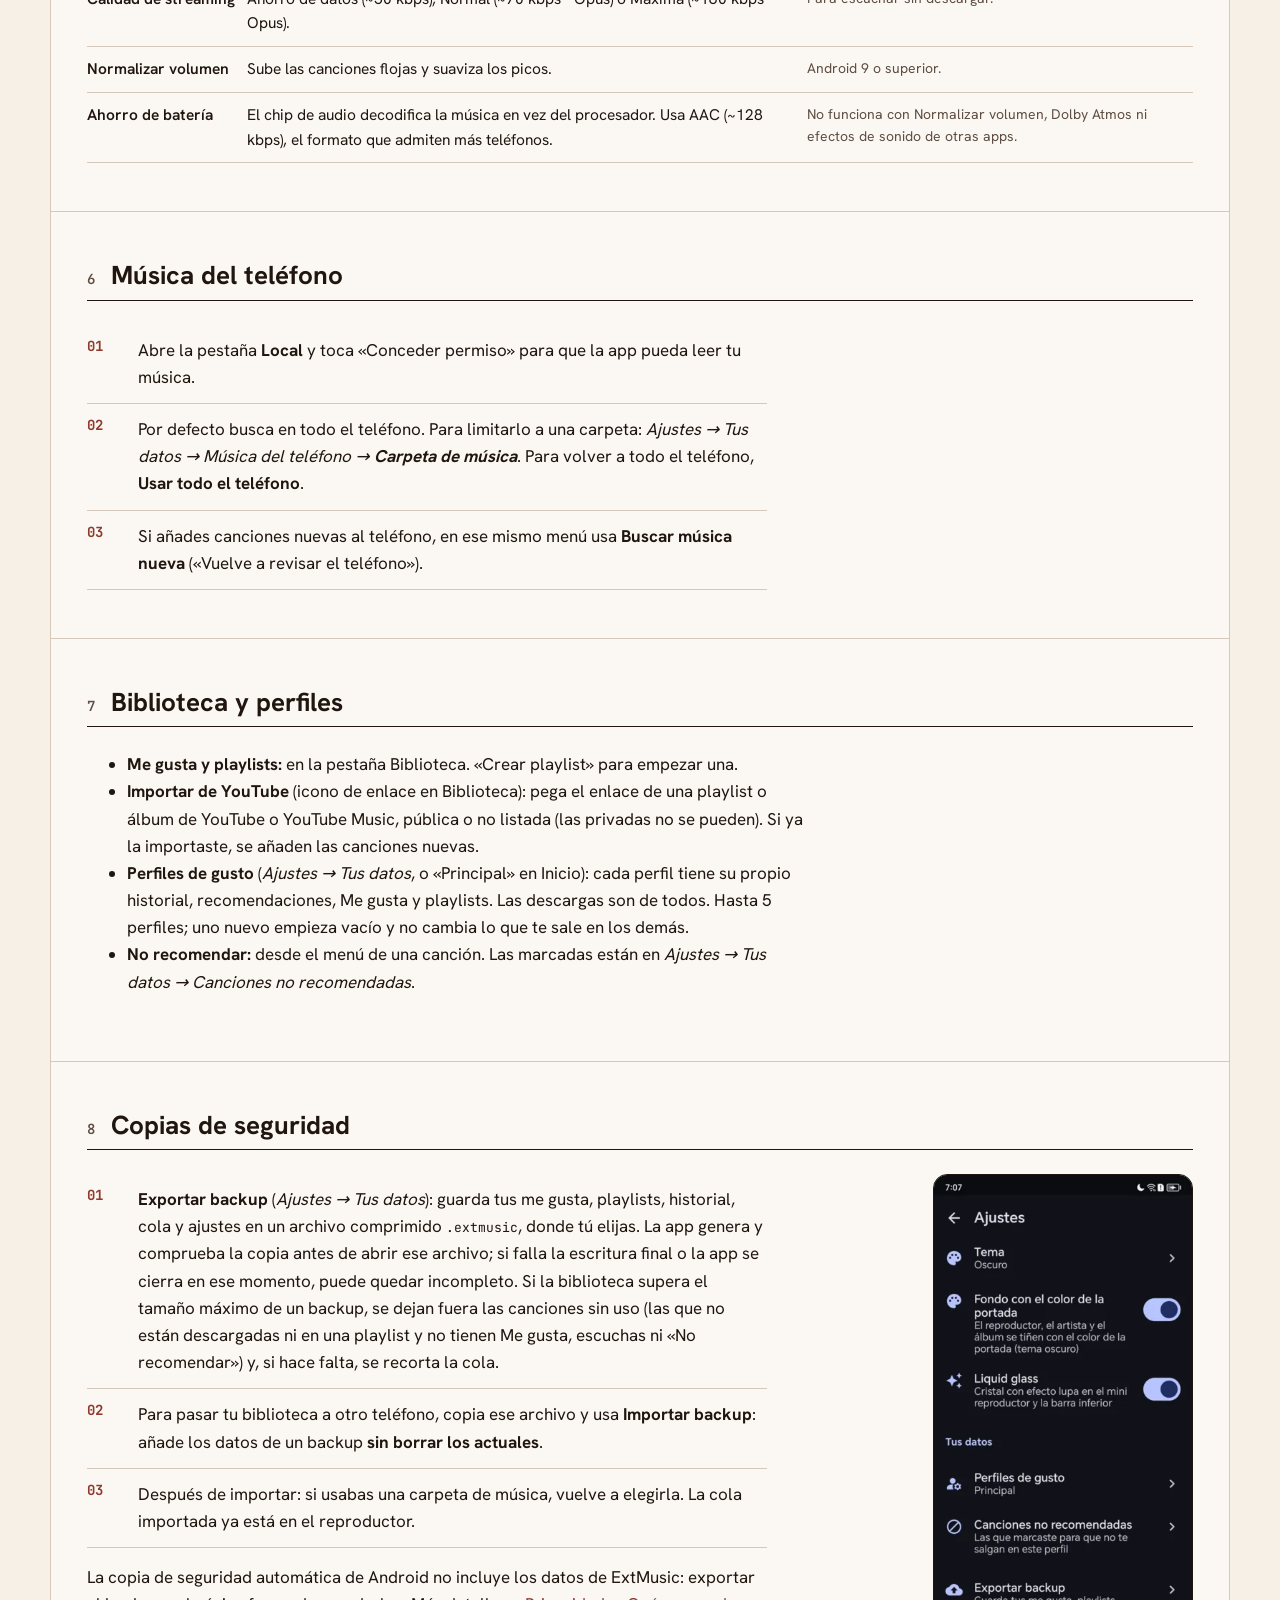
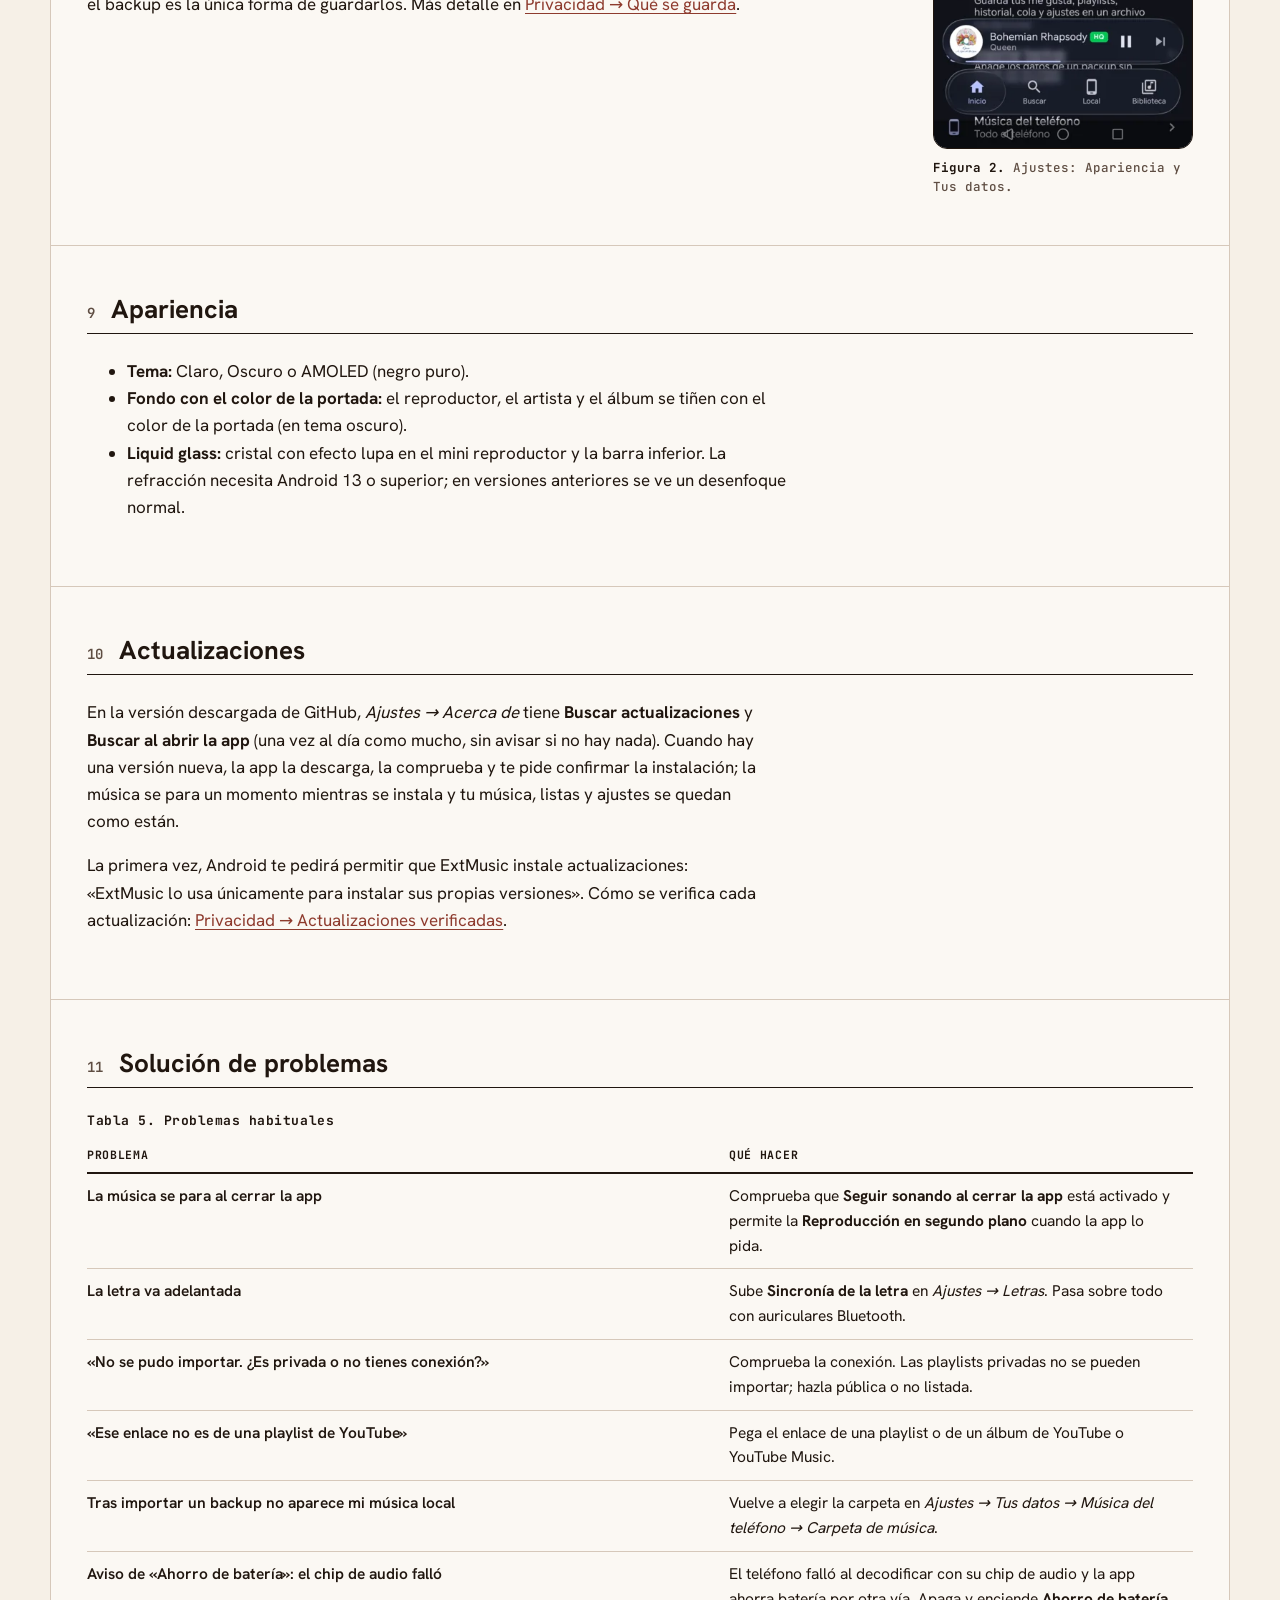
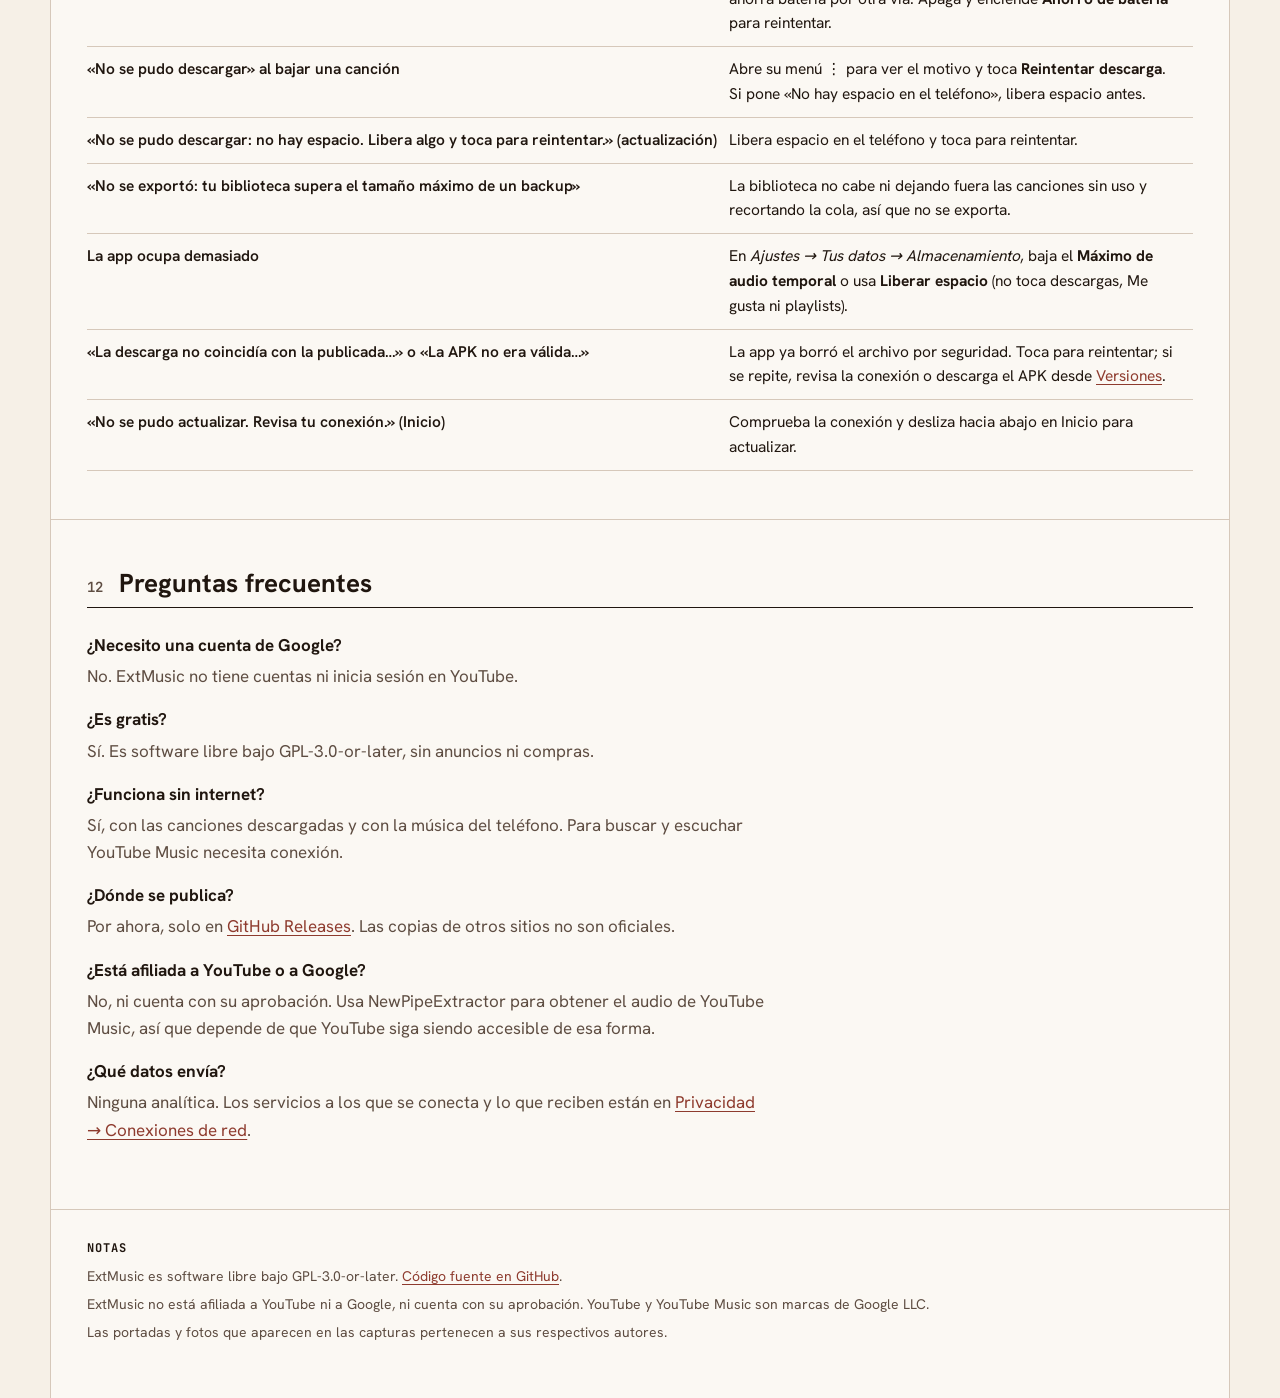
<file: documentacion.html>
<!DOCTYPE html>
<html lang="es">
<head>
<meta charset="utf-8">
<meta name="viewport" content="width=device-width, initial-scale=1">
<title>Documentación · ExtMusic</title>
<meta name="description" content="Cómo usar ExtMusic: instalación, permisos, cola y letras, descargas, calidad, música local, perfiles, copias de seguridad, actualizaciones, solución de problemas y preguntas frecuentes.">
<link rel="canonical" href="https://comunicaa2.github.io/ExtMusic-web/documentacion.html">
<link rel="alternate" hreflang="es" href="https://comunicaa2.github.io/ExtMusic-web/documentacion.html">
<link rel="alternate" hreflang="en" href="https://comunicaa2.github.io/ExtMusic-web/en/docs.html">
<link rel="alternate" hreflang="x-default" href="https://comunicaa2.github.io/ExtMusic-web/documentacion.html">
<meta name="theme-color" content="#fbf8f3" media="(prefers-color-scheme: light)">
<meta name="theme-color" content="#190e0b" media="(prefers-color-scheme: dark)">
<meta name="color-scheme" content="light dark">
<link rel="icon" href="assets/img/icono.svg" type="image/svg+xml">
<link rel="icon" href="assets/img/icono-32.png" sizes="32x32" type="image/png">
<link rel="apple-touch-icon" href="assets/img/apple-touch-icon.png">
<meta property="og:type" content="website">
<meta property="og:locale" content="es_ES">
<meta property="og:locale:alternate" content="en_US">
<meta property="og:site_name" content="ExtMusic">
<meta property="og:title" content="Documentación · ExtMusic">
<meta property="og:description" content="Cómo usar ExtMusic paso a paso, solución de problemas y preguntas frecuentes.">
<meta property="og:url" content="https://comunicaa2.github.io/ExtMusic-web/documentacion.html">
<meta property="og:image" content="https://comunicaa2.github.io/ExtMusic-web/assets/img/icono-512.png">
<meta name="twitter:card" content="summary">
<link rel="preload" href="assets/fonts/hanken-grotesk.woff2" as="font" type="font/woff2" crossorigin>
<link rel="stylesheet" href="assets/css/extmusic.css">
</head>
<body>
<a class="salto" href="#contenido">Saltar al contenido</a>
<div class="hoja">

<header>
  <div class="marco doc">
    <a class="marca" href="index.html" aria-label="ExtMusic, inicio"><img src="assets/img/icono.svg" alt="" width="28" height="28">ExtMusic</a>
    <span class="doc__tipo">Reproductor de música para Android</span>
    <span class="doc__rev"><!-- auto:rev -->v1.4.3 · 28-11-2026<!-- /auto:rev --></span>
    <div class="idioma" role="group" aria-label="Idioma">
      <a href="documentacion.html" aria-current="true" lang="es">ES</a>
      <span aria-hidden="true">/</span>
      <a href="en/docs.html" lang="en" hreflang="en">EN<span class="visualmente-oculto"> (English)</span></a>
    </div>
  </div>
  <nav class="marco indice" aria-label="Principal">
    <ol>
      <li><a href="index.html">Inicio</a></li>
      <li><a href="index.html#funciones">Funciones</a></li>
      <li><a href="versiones.html">Versiones</a></li>
      <li><a href="privacidad.html">Privacidad</a></li>
      <li><a href="documentacion.html" aria-current="page">Docs</a></li>
      <li class="indice__descarga"><a href="versiones.html#descarga">↓ Descargar</a></li>
    </ol>
  </nav>
  <details class="marco menu">
    <summary>Contenido</summary>
    <nav aria-label="Principal (móvil)">
      <ol>
        <li><a href="index.html">Inicio</a></li>
        <li><a href="index.html#funciones">Funciones</a></li>
        <li><a href="versiones.html">Versiones</a></li>
        <li><a href="privacidad.html">Privacidad</a></li>
        <li><a href="documentacion.html" aria-current="page">Docs</a></li>
        <li><a href="versiones.html#descarga">Descargar</a></li>
      </ol>
    </nav>
  </details>
</header>

<main id="contenido">
  <section class="marco seccion" aria-labelledby="t-pagina">
    <h1 class="titular" id="t-pagina">Documentación</h1>
    <p class="subtitulo">Cómo usar ExtMusic 1.4.3, <span class="marcador">con los nombres exactos</span> de cada opción de la app.</p>
    <nav class="toc" aria-label="Contenido de esta página">
      <p class="etiqueta">En esta página</p>
      <ol>
        <li><a href="#primeros-pasos">Primeros pasos</a></li>
        <li><a href="#escuchar">Escuchar</a></li>
        <li><a href="#letras">Letras</a></li>
        <li><a href="#descargas">Descargas</a></li>
        <li><a href="#calidad">Calidad y batería</a></li>
        <li><a href="#musica-local">Música del teléfono</a></li>
        <li><a href="#biblioteca">Biblioteca y perfiles</a></li>
        <li><a href="#copias">Copias de seguridad</a></li>
        <li><a href="#apariencia">Apariencia</a></li>
        <li><a href="#actualizaciones">Actualizaciones</a></li>
        <li><a href="#problemas">Solución de problemas</a></li>
        <li><a href="#preguntas">Preguntas frecuentes</a></li>
      </ol>
    </nav>
  </section>

  <section class="marco seccion" id="primeros-pasos" aria-labelledby="t-1">
    <h2 class="titulo-sec" id="t-1"><span class="titulo-sec__num">1</span>Primeros pasos</h2>
    <p>Descarga el APK desde GitHub e instálalo: los pasos están en <a href="versiones.html#instalar">Versiones → Instalar</a>. No hace falta cuenta. Al usar la app por primera vez te pedirá, solo cuando haga falta:</p>
    <div class="tabla"><table class="datos">
      <caption>Tabla 1. Lo que la app te pide y por qué</caption>
      <thead><tr><th scope="col">Petición</th><th scope="col">Cuándo</th><th scope="col">Para qué</th></tr></thead>
      <tbody>
        <tr><th scope="row">Notificaciones</th><td>La primera vez.</td><td class="nota">Controles de reproducción y avisos de descargas y de versiones nuevas.</td></tr>
        <tr><th scope="row">Reproducción en segundo plano</th><td>Cuando la app lo necesita.</td><td class="nota">«Para que la música siga sonando con la app cerrada». Puedes elegir «Ahora no».</td></tr>
        <tr><th scope="row">Acceso a la música</th><td>Al abrir la pestaña Local.</td><td class="nota">Leer la música guardada en el teléfono.</td></tr>
      </tbody>
    </table></div>
    <p class="mt-4">La app tiene cuatro pestañas: <strong>Inicio</strong>, <strong>Buscar</strong>, <strong>Local</strong> y <strong>Biblioteca</strong>. Los <strong>Ajustes</strong> están en el engranaje de Inicio.</p>
  </section>

  <section class="marco seccion" id="escuchar" aria-labelledby="t-2">
    <h2 class="titulo-sec" id="t-2"><span class="titulo-sec__num">2</span>Escuchar</h2>
    <div class="doc-col">
      <div>
        <ul>
          <li><strong>Buscar:</strong> canciones, artistas y álbumes de YouTube Music, con los filtros Canciones y Artistas. Sin iniciar sesión.</li>
          <li><strong>Cola:</strong> toca «A continuación» en el reproductor. Arrastra el asa de una canción para reordenarla o quítala (puedes deshacerlo).</li>
          <li><strong>Reproducción automática</strong> (<em>Ajustes → Reproducción</em>): al terminar la cola, sigue con canciones parecidas. También se activa desde la propia cola.</li>
          <li><strong>Temporizador de sueño:</strong> en el menú ⋮ del reproductor.</li>
          <li><strong>Barajar al reproducir una lista</strong>: la canción que elijas suena primero y el resto en orden aleatorio.</li>
          <li><strong>Ocultar canciones explícitas</strong>: no aparecen en búsquedas, recomendaciones ni listas.</li>
          <li><strong>Seguir sonando al cerrar la app</strong>: si lo apagas, la música se detiene al quitar la app de recientes.</li>
        </ul>
      </div>
      <figure class="figura">
        <div class="lamina lamina--peq"><img src="assets/img/capturas/cola-540.webp" srcset="assets/img/capturas/cola-360.webp 360w, assets/img/capturas/cola-540.webp 540w, assets/img/capturas/cola-720.webp 720w" sizes="(max-width: 560px) 70vw, 260px" width="1080" height="2400" loading="lazy" alt="Hoja de la cola sobre el reproductor: «Reproduciendo desde Queen», la canción que suena, el interruptor de Reproducción automática y la siguiente canción con su asa para arrastrar."></div>
        <figcaption class="pie-figura"><b>Figura 1.</b> La cola, con «Reproducción automática».</figcaption>
      </figure>
    </div>
  </section>

  <section class="marco seccion" id="letras" aria-labelledby="t-3">
    <h2 class="titulo-sec" id="t-3"><span class="titulo-sec__num">3</span>Letras</h2>
    <p>Las letras sincronizadas vienen de LRCLIB y, si no hay, de KuGou. La app también usa archivos <code>.lrc</code> locales. En el reproductor, toca «Ver completa» en la tarjeta de la letra para verla a pantalla completa.</p>
    <div class="tabla"><table class="datos">
      <caption>Tabla 2. Ajustes → Letras (y Descargas)</caption>
      <thead><tr><th scope="col">Opción</th><th scope="col">Qué hace</th></tr></thead>
      <tbody>
        <tr><th scope="row">Mostrar letras</th><td>Muestra letras sincronizadas en la pantalla de reproducción.</td></tr>
        <tr><th scope="row">Tamaño del texto</th><td>Tamaño del texto de las letras.</td></tr>
        <tr><th scope="row">Sincronía de la letra</th><td>Si la letra va adelantada (p. ej. con auriculares Bluetooth), súbelo.</td></tr>
        <tr><th scope="row">Guardar letras</th><td>En <em>Ajustes → Descargas</em>: guarda las letras para verlas sin conexión.</td></tr>
      </tbody>
    </table></div>
  </section>

  <section class="marco seccion" id="descargas" aria-labelledby="t-4">
    <h2 class="titulo-sec" id="t-4"><span class="titulo-sec__num">4</span>Descargas</h2>
    <p>Descarga una canción desde su menú, o un álbum entero con el botón de descarga de su página. Para quitarla, «Eliminar descarga».</p>
    <p class="mt-4">Si una descarga falla, la app te avisa, y en el menú ⋮ de la canción aparece <strong>Reintentar descarga</strong> con el motivo: «No hay espacio en el teléfono» o «La última descarga falló». La opción sigue ahí aunque cierres la app, hasta que vuelvas a pedir la descarga o se complete.</p>
    <div class="tabla"><table class="datos">
      <caption>Tabla 3. Ajustes → Descargas</caption>
      <thead><tr><th scope="col">Opción</th><th scope="col">Qué hace</th></tr></thead>
      <tbody>
        <tr><th scope="row">Calidad de descarga</th><td>Calidad de los archivos descargados (por ejemplo, Normal · ~70 kbps · Opus).</td></tr>
        <tr><th scope="row">Solo con WiFi</th><td>Las descargas esperan a tener WiFi.</td></tr>
        <tr><th scope="row">Descargar al dar me gusta</th><td>Cada canción que marques con el corazón se descarga sola.</td></tr>
      </tbody>
    </table></div>
    <p class="mt-4">Si reinicias el teléfono con descargas pendientes, se reanudan solas.</p>
  </section>

  <section class="marco seccion" id="calidad" aria-labelledby="t-5">
    <h2 class="titulo-sec" id="t-5"><span class="titulo-sec__num">5</span>Calidad y batería</h2>
    <div class="tabla"><table class="datos datos--apilable">
      <caption>Tabla 4. Ajustes → Sonido</caption>
      <thead><tr><th scope="col">Opción</th><th scope="col">Qué hace</th><th scope="col">Notas</th></tr></thead>
      <tbody>
        <tr><th scope="row">Calidad de streaming</th><td>Ahorro de datos (~50 kbps), Normal (~70 kbps · Opus) o Máxima (~160 kbps · Opus).</td><td class="nota">Para escuchar sin descargar.</td></tr>
        <tr><th scope="row">Normalizar volumen</th><td>Sube las canciones flojas y suaviza los picos.</td><td class="nota">Android 9 o superior.</td></tr>
        <tr><th scope="row">Ahorro de batería</th><td>El chip de audio decodifica la música en vez del procesador. Usa AAC (~128 kbps), el formato que admiten más teléfonos.</td><td class="nota">No funciona con Normalizar volumen, Dolby Atmos ni efectos de sonido de otras apps.</td></tr>
      </tbody>
    </table></div>
  </section>

  <section class="marco seccion" id="musica-local" aria-labelledby="t-6">
    <h2 class="titulo-sec" id="t-6"><span class="titulo-sec__num">6</span>Música del teléfono</h2>
    <ol class="pasos">
      <li><div>Abre la pestaña <strong>Local</strong> y toca «Conceder permiso» para que la app pueda leer tu música.</div></li>
      <li><div>Por defecto busca en todo el teléfono. Para limitarlo a una carpeta: <em>Ajustes → Tus datos → Música del teléfono → <strong>Carpeta de música</strong></em>. Para volver a todo el teléfono, <strong>Usar todo el teléfono</strong>.</div></li>
      <li><div>Si añades canciones nuevas al teléfono, en ese mismo menú usa <strong>Buscar música nueva</strong> («Vuelve a revisar el teléfono»).</div></li>
    </ol>
  </section>

  <section class="marco seccion" id="biblioteca" aria-labelledby="t-7">
    <h2 class="titulo-sec" id="t-7"><span class="titulo-sec__num">7</span>Biblioteca y perfiles</h2>
    <ul>
      <li><strong>Me gusta y playlists:</strong> en la pestaña Biblioteca. «Crear playlist» para empezar una.</li>
      <li><strong>Importar de YouTube</strong> (icono de enlace en Biblioteca): pega el enlace de una playlist o álbum de YouTube o YouTube Music, pública o no listada (las privadas no se pueden). Si ya la importaste, se añaden las canciones nuevas.</li>
      <li><strong>Perfiles de gusto</strong> (<em>Ajustes → Tus datos</em>, o «Principal» en Inicio): cada perfil tiene su propio historial, recomendaciones, Me gusta y playlists. Las descargas son de todos. Hasta 5 perfiles; uno nuevo empieza vacío y no cambia lo que te sale en los demás.</li>
      <li><strong>No recomendar:</strong> desde el menú de una canción. Las marcadas están en <em>Ajustes → Tus datos → Canciones no recomendadas</em>.</li>
    </ul>
  </section>

  <section class="marco seccion" id="copias" aria-labelledby="t-8">
    <h2 class="titulo-sec" id="t-8"><span class="titulo-sec__num">8</span>Copias de seguridad</h2>
    <div class="doc-col">
      <div>
        <ol class="pasos">
          <li><div><strong>Exportar backup</strong> (<em>Ajustes → Tus datos</em>): guarda tus me gusta, playlists, historial, cola y ajustes en un archivo comprimido <code>.extmusic</code>, donde tú elijas. La app genera y comprueba la copia antes de abrir ese archivo; si falla la escritura final o la app se cierra en ese momento, puede quedar incompleto. Si la biblioteca supera el tamaño máximo de un backup, se dejan fuera las canciones sin uso (las que no están descargadas ni en una playlist y no tienen Me gusta, escuchas ni «No recomendar») y, si hace falta, se recorta la cola.</div></li>
          <li><div>Para pasar tu biblioteca a otro teléfono, copia ese archivo y usa <strong>Importar backup</strong>: añade los datos de un backup <strong>sin borrar los actuales</strong>.</div></li>
          <li><div>Después de importar: si usabas una carpeta de música, vuelve a elegirla. La cola importada ya está en el reproductor.</div></li>
        </ol>
        <p class="mt-4">La copia de seguridad automática de Android no incluye los datos de ExtMusic: exportar el backup es la única forma de guardarlos. Más detalle en <a href="privacidad.html#datos">Privacidad → Qué se guarda</a>.</p>
      </div>
      <figure class="figura">
        <div class="lamina lamina--peq"><img src="assets/img/capturas/ajustes-datos-540.webp" srcset="assets/img/capturas/ajustes-datos-360.webp 360w, assets/img/capturas/ajustes-datos-540.webp 540w, assets/img/capturas/ajustes-datos-720.webp 720w" sizes="(max-width: 560px) 70vw, 260px" width="1080" height="2400" loading="lazy" alt="Ajustes de ExtMusic: sección Apariencia (Tema, Fondo con el color de la portada, Liquid glass) y sección Tus datos (Perfiles de gusto, Canciones no recomendadas, Exportar backup, Importar backup)."></div>
        <figcaption class="pie-figura"><b>Figura 2.</b> Ajustes: Apariencia y Tus datos.</figcaption>
      </figure>
    </div>
  </section>

  <section class="marco seccion" id="apariencia" aria-labelledby="t-9">
    <h2 class="titulo-sec" id="t-9"><span class="titulo-sec__num">9</span>Apariencia</h2>
    <ul>
      <li><strong>Tema:</strong> Claro, Oscuro o AMOLED (negro puro).</li>
      <li><strong>Fondo con el color de la portada:</strong> el reproductor, el artista y el álbum se tiñen con el color de la portada (en tema oscuro).</li>
      <li><strong>Liquid glass:</strong> cristal con efecto lupa en el mini reproductor y la barra inferior. La refracción necesita Android 13 o superior; en versiones anteriores se ve un desenfoque normal.</li>
    </ul>
  </section>

  <section class="marco seccion" id="actualizaciones" aria-labelledby="t-10">
    <h2 class="titulo-sec" id="t-10"><span class="titulo-sec__num">10</span>Actualizaciones</h2>
    <p>En la versión descargada de GitHub, <em>Ajustes → Acerca de</em> tiene <strong>Buscar actualizaciones</strong> y <strong>Buscar al abrir la app</strong> (una vez al día como mucho, sin avisar si no hay nada). Cuando hay una versión nueva, la app la descarga, la comprueba y te pide confirmar la instalación; la música se para un momento mientras se instala y tu música, listas y ajustes se quedan como están.</p>
    <p>La primera vez, Android te pedirá permitir que ExtMusic instale actualizaciones: «ExtMusic lo usa únicamente para instalar sus propias versiones». Cómo se verifica cada actualización: <a href="privacidad.html#actualizaciones">Privacidad → Actualizaciones verificadas</a>.</p>
  </section>

  <section class="marco seccion" id="problemas" aria-labelledby="t-11">
    <h2 class="titulo-sec" id="t-11"><span class="titulo-sec__num">11</span>Solución de problemas</h2>
    <div class="tabla"><table class="datos">
      <caption>Tabla 5. Problemas habituales</caption>
      <thead><tr><th scope="col">Problema</th><th scope="col">Qué hacer</th></tr></thead>
      <tbody>
        <tr><th scope="row">La música se para al cerrar la app</th><td>Comprueba que <strong>Seguir sonando al cerrar la app</strong> está activado y permite la <strong>Reproducción en segundo plano</strong> cuando la app lo pida.</td></tr>
        <tr><th scope="row">La letra va adelantada</th><td>Sube <strong>Sincronía de la letra</strong> en <em>Ajustes → Letras</em>. Pasa sobre todo con auriculares Bluetooth.</td></tr>
        <tr><th scope="row">«No se pudo importar. ¿Es privada o no tienes conexión?»</th><td>Comprueba la conexión. Las playlists privadas no se pueden importar; hazla pública o no listada.</td></tr>
        <tr><th scope="row">«Ese enlace no es de una playlist de YouTube»</th><td>Pega el enlace de una playlist o de un álbum de YouTube o YouTube Music.</td></tr>
        <tr><th scope="row">Tras importar un backup no aparece mi música local</th><td>Vuelve a elegir la carpeta en <em>Ajustes → Tus datos → Música del teléfono → Carpeta de música</em>.</td></tr>
        <tr><th scope="row">Aviso de «Ahorro de batería»: el chip de audio falló</th><td>El teléfono falló al decodificar con su chip de audio y la app ahorra batería por otra vía. Apaga y enciende <strong>Ahorro de batería</strong> para reintentar.</td></tr>
        <tr><th scope="row">«No se pudo descargar» al bajar una canción</th><td>Abre su menú ⋮ para ver el motivo y toca <strong>Reintentar descarga</strong>. Si pone «No hay espacio en el teléfono», libera espacio antes.</td></tr>
        <tr><th scope="row">«No se pudo descargar: no hay espacio. Libera algo y toca para reintentar.» (actualización)</th><td>Libera espacio en el teléfono y toca para reintentar.</td></tr>
        <tr><th scope="row">«No se exportó: tu biblioteca supera el tamaño máximo de un backup»</th><td>La biblioteca no cabe ni dejando fuera las canciones sin uso y recortando la cola, así que no se exporta.</td></tr>
        <tr><th scope="row">La app ocupa demasiado</th><td>En <em>Ajustes → Tus datos → Almacenamiento</em>, baja el <strong>Máximo de audio temporal</strong> o usa <strong>Liberar espacio</strong> (no toca descargas, Me gusta ni playlists).</td></tr>
        <tr><th scope="row">«La descarga no coincidía con la publicada…» o «La APK no era válida…»</th><td>La app ya borró el archivo por seguridad. Toca para reintentar; si se repite, revisa la conexión o descarga el APK desde <a href="versiones.html">Versiones</a>.</td></tr>
        <tr><th scope="row">«No se pudo actualizar. Revisa tu conexión.» (Inicio)</th><td>Comprueba la conexión y desliza hacia abajo en Inicio para actualizar.</td></tr>
      </tbody>
    </table></div>
  </section>

  <section class="marco seccion" id="preguntas" aria-labelledby="t-12">
    <h2 class="titulo-sec" id="t-12"><span class="titulo-sec__num">12</span>Preguntas frecuentes</h2>
    <dl class="faq">
      <dt>¿Necesito una cuenta de Google?</dt>
      <dd>No. ExtMusic no tiene cuentas ni inicia sesión en YouTube.</dd>
      <dt>¿Es gratis?</dt>
      <dd>Sí. Es software libre bajo GPL-3.0-or-later, sin anuncios ni compras.</dd>
      <dt>¿Funciona sin internet?</dt>
      <dd>Sí, con las canciones descargadas y con la música del teléfono. Para buscar y escuchar YouTube Music necesita conexión.</dd>
      <dt>¿Dónde se publica?</dt>
      <dd>Por ahora, solo en <a href="https://github.com/Comunicaa2/ExtMusic/releases">GitHub Releases</a>. Las copias de otros sitios no son oficiales.</dd>
      <dt>¿Está afiliada a YouTube o a Google?</dt>
      <dd>No, ni cuenta con su aprobación. Usa NewPipeExtractor para obtener el audio de YouTube Music, así que depende de que YouTube siga siendo accesible de esa forma.</dd>
      <dt>¿Qué datos envía?</dt>
      <dd>Ninguna analítica. Los servicios a los que se conecta y lo que reciben están en <a href="privacidad.html#conexiones">Privacidad → Conexiones de red</a>.</dd>
    </dl>
  </section>
</main>

<footer class="marco pie">
  <p class="etiqueta">Notas</p>
  <p>ExtMusic es software libre bajo GPL-3.0-or-later. <a href="https://github.com/Comunicaa2/ExtMusic">Código fuente en GitHub</a>.</p>
  <p>ExtMusic no está afiliada a YouTube ni a Google, ni cuenta con su aprobación. YouTube y YouTube Music son marcas de Google LLC.</p>
  <p>Las portadas y fotos que aparecen en las capturas pertenecen a sus respectivos autores.</p>
</footer>
</div>
<script>
  // Cierra el menú móvil al elegir una sección. Sin JavaScript el menú funciona igual.
  document.querySelector(".menu")?.addEventListener("click", e => { if (e.target.closest("a")) e.currentTarget.open = false; });
</script>
</body>
</html>
</file>
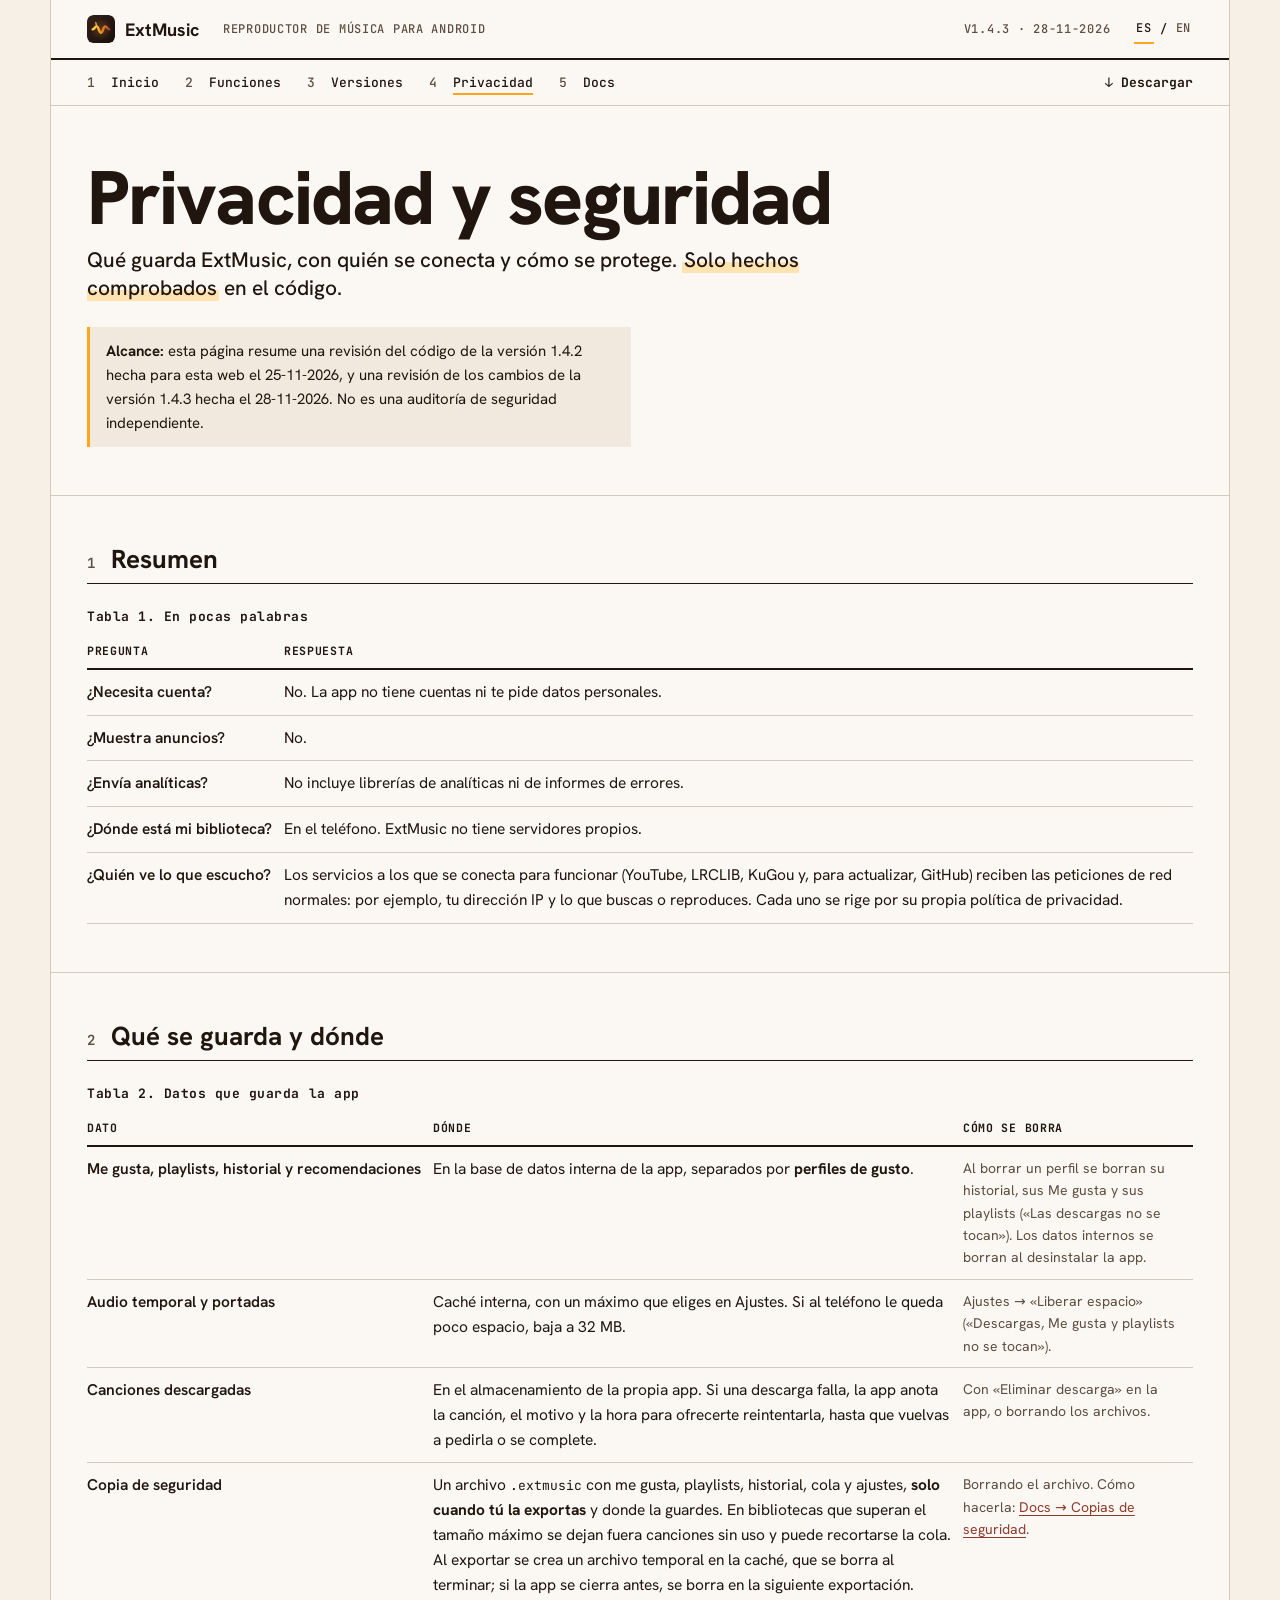
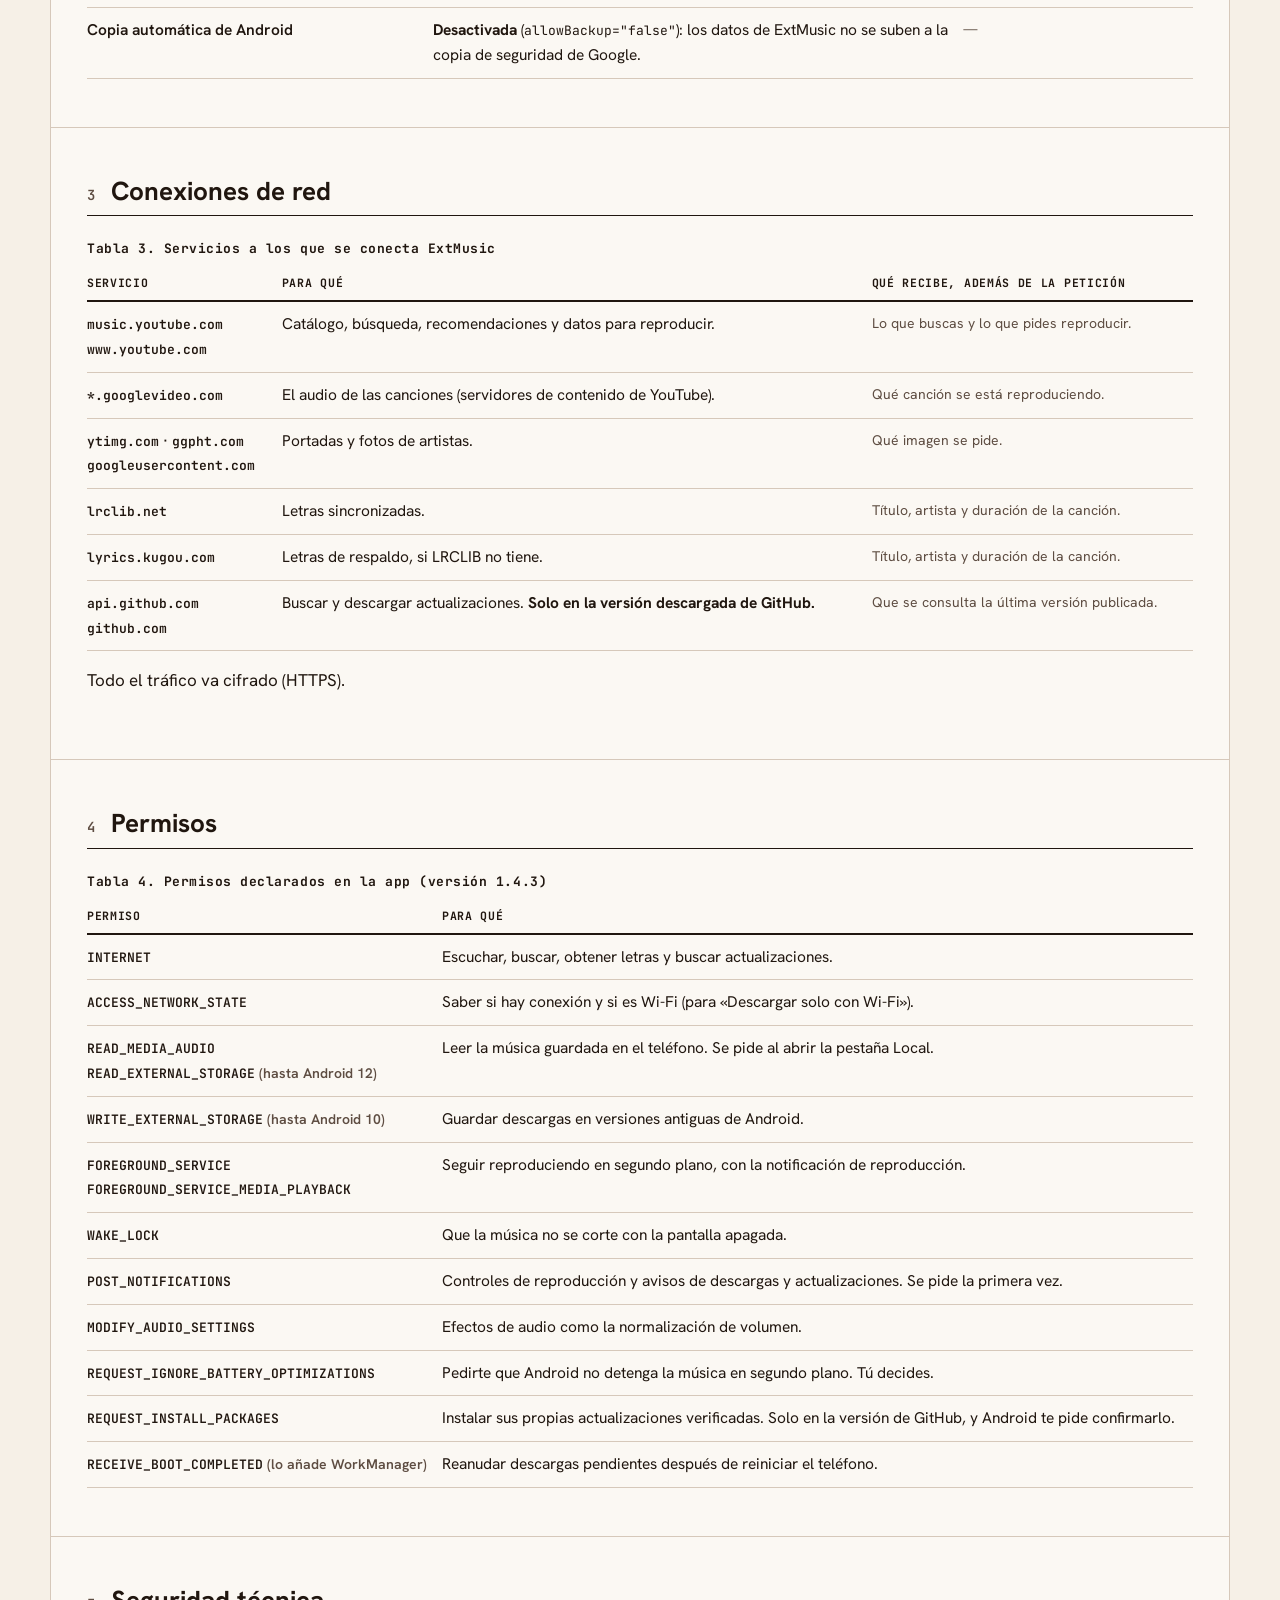
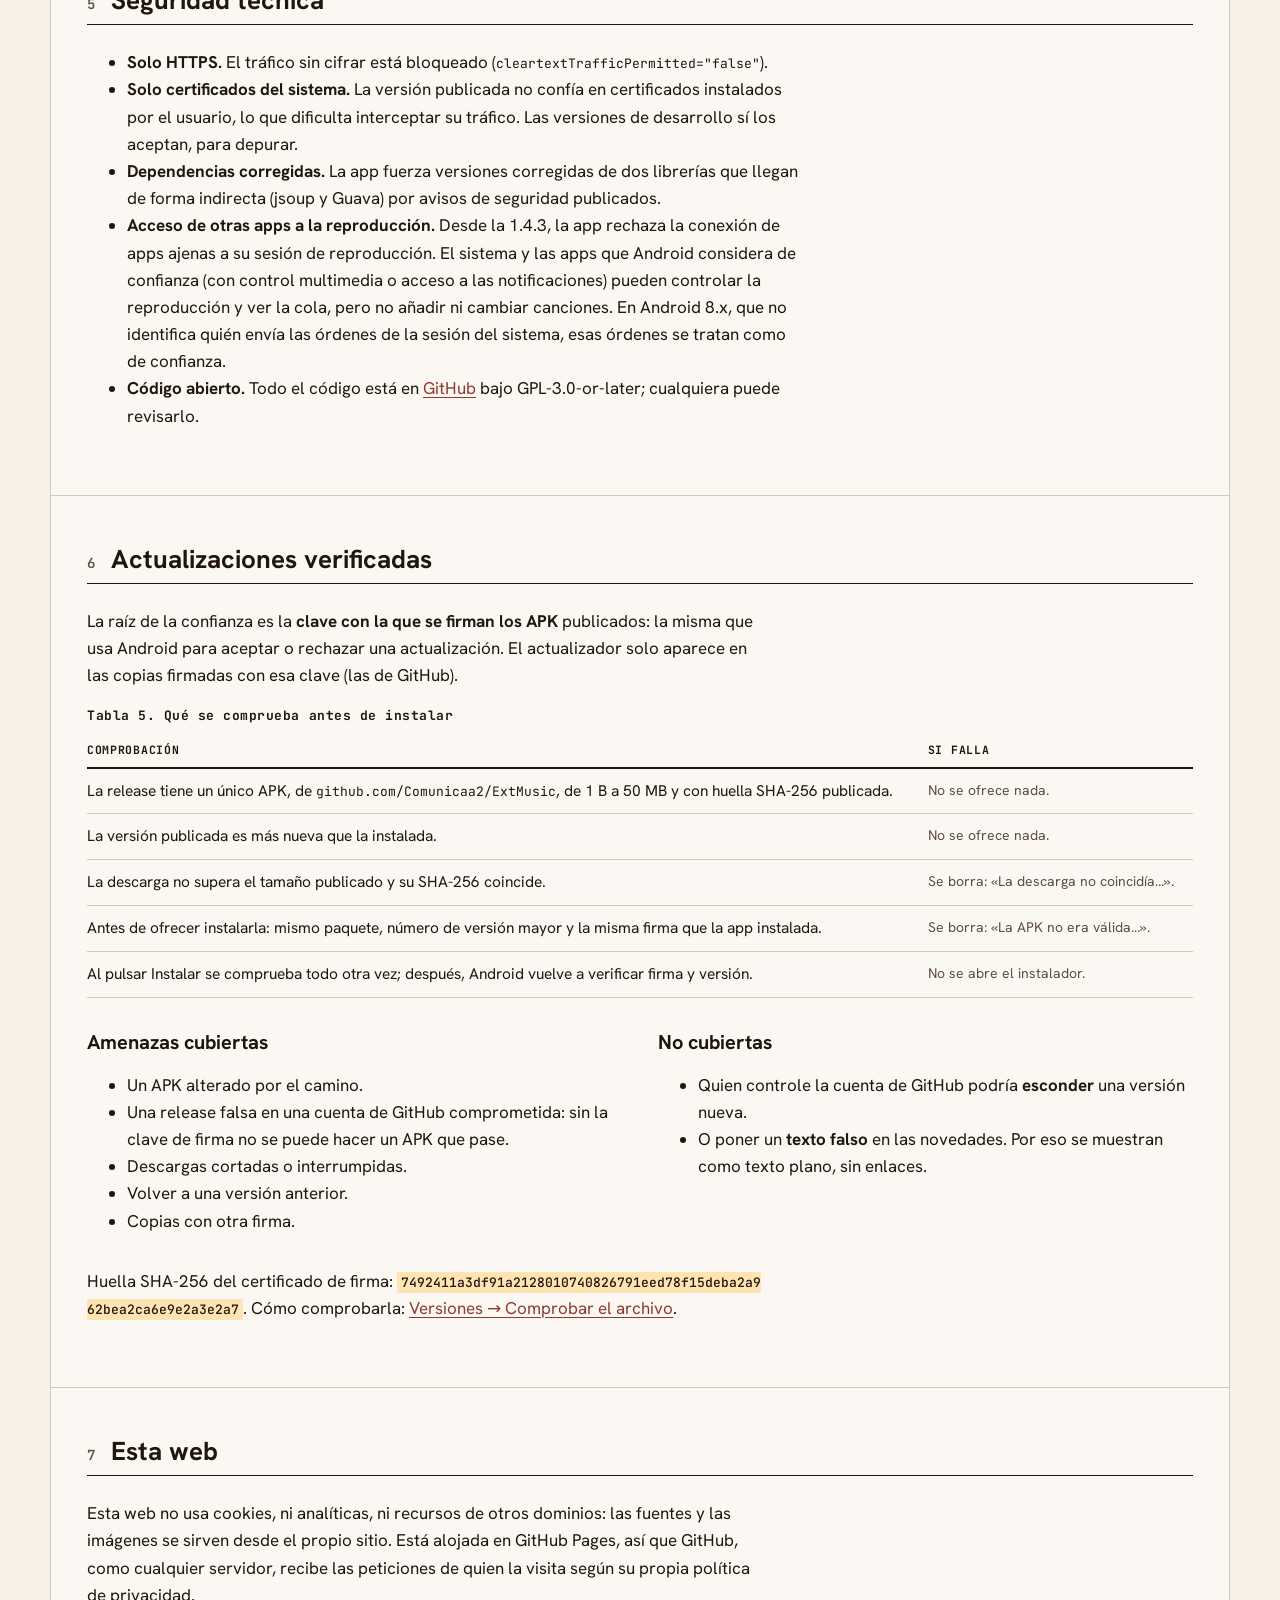
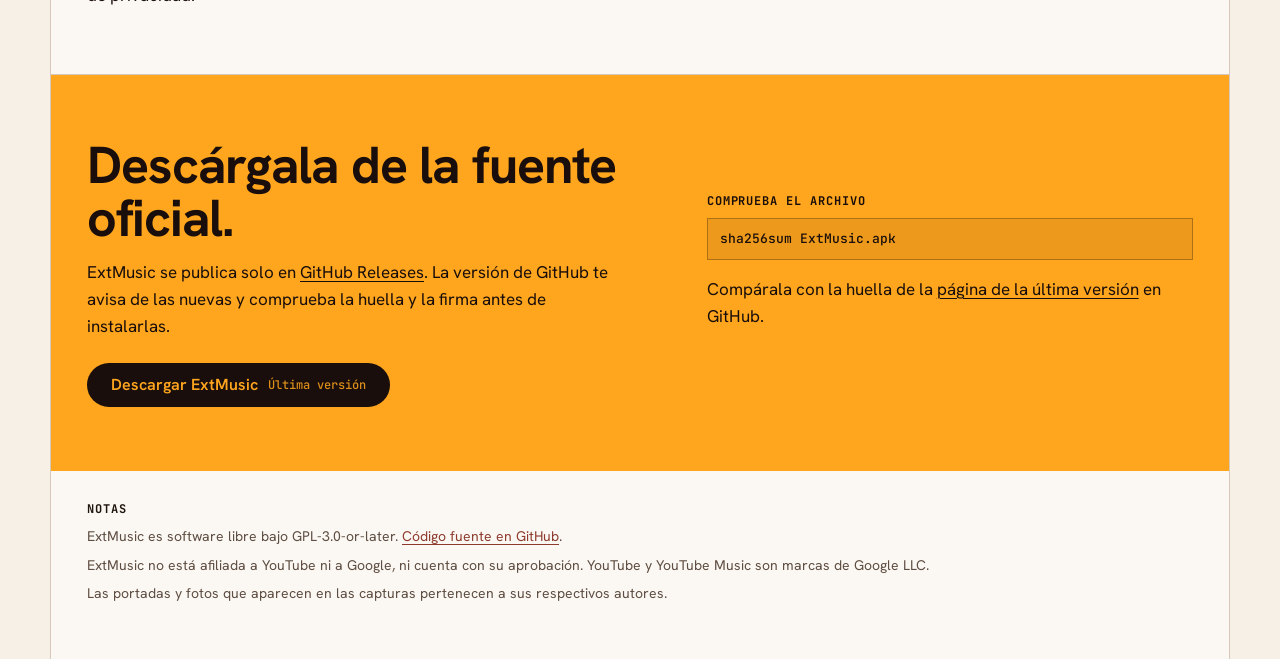
<file: privacidad.html>
<!DOCTYPE html>
<html lang="es">
<head>
<meta charset="utf-8">
<meta name="viewport" content="width=device-width, initial-scale=1">
<title>Privacidad y seguridad · ExtMusic</title>
<meta name="description" content="Qué datos guarda ExtMusic y dónde, a qué servicios se conecta, qué permisos pide y cómo verifica sus actualizaciones. Hechos comprobados en el código de la app, revisado hasta la versión 1.4.3.">
<link rel="canonical" href="https://comunicaa2.github.io/ExtMusic-web/privacidad.html">
<link rel="alternate" hreflang="es" href="https://comunicaa2.github.io/ExtMusic-web/privacidad.html">
<link rel="alternate" hreflang="en" href="https://comunicaa2.github.io/ExtMusic-web/en/privacy.html">
<link rel="alternate" hreflang="x-default" href="https://comunicaa2.github.io/ExtMusic-web/privacidad.html">
<meta name="theme-color" content="#fbf8f3" media="(prefers-color-scheme: light)">
<meta name="theme-color" content="#190e0b" media="(prefers-color-scheme: dark)">
<meta name="color-scheme" content="light dark">
<link rel="icon" href="assets/img/icono.svg" type="image/svg+xml">
<link rel="icon" href="assets/img/icono-32.png" sizes="32x32" type="image/png">
<link rel="apple-touch-icon" href="assets/img/apple-touch-icon.png">
<meta property="og:type" content="website">
<meta property="og:locale" content="es_ES">
<meta property="og:locale:alternate" content="en_US">
<meta property="og:site_name" content="ExtMusic">
<meta property="og:title" content="Privacidad y seguridad · ExtMusic">
<meta property="og:description" content="Sin cuenta, sin anuncios y sin analíticas. Qué guarda ExtMusic, con quién se conecta y qué permisos pide.">
<meta property="og:url" content="https://comunicaa2.github.io/ExtMusic-web/privacidad.html">
<meta property="og:image" content="https://comunicaa2.github.io/ExtMusic-web/assets/img/icono-512.png">
<meta name="twitter:card" content="summary">
<link rel="preload" href="assets/fonts/hanken-grotesk.woff2" as="font" type="font/woff2" crossorigin>
<link rel="stylesheet" href="assets/css/extmusic.css">
</head>
<body>
<a class="salto" href="#contenido">Saltar al contenido</a>
<div class="hoja">

<header>
  <div class="marco doc">
    <a class="marca" href="index.html" aria-label="ExtMusic, inicio"><img src="assets/img/icono.svg" alt="" width="28" height="28">ExtMusic</a>
    <span class="doc__tipo">Reproductor de música para Android</span>
    <span class="doc__rev"><!-- auto:rev -->v1.4.3 · 28-11-2026<!-- /auto:rev --></span>
    <div class="idioma" role="group" aria-label="Idioma">
      <a href="privacidad.html" aria-current="true" lang="es">ES</a>
      <span aria-hidden="true">/</span>
      <a href="en/privacy.html" lang="en" hreflang="en">EN<span class="visualmente-oculto"> (English)</span></a>
    </div>
  </div>
  <nav class="marco indice" aria-label="Principal">
    <ol>
      <li><a href="index.html">Inicio</a></li>
      <li><a href="index.html#funciones">Funciones</a></li>
      <li><a href="versiones.html">Versiones</a></li>
      <li><a href="privacidad.html" aria-current="page">Privacidad</a></li>
      <li><a href="documentacion.html">Docs</a></li>
      <li class="indice__descarga"><a href="#descarga">↓ Descargar</a></li>
    </ol>
  </nav>
  <details class="marco menu">
    <summary>Contenido</summary>
    <nav aria-label="Principal (móvil)">
      <ol>
        <li><a href="index.html">Inicio</a></li>
        <li><a href="index.html#funciones">Funciones</a></li>
        <li><a href="versiones.html">Versiones</a></li>
        <li><a href="privacidad.html" aria-current="page">Privacidad</a></li>
      <li><a href="documentacion.html">Docs</a></li>
        <li><a href="#descarga">Descargar</a></li>
      </ol>
    </nav>
  </details>
</header>

<main id="contenido">
  <section class="marco seccion" aria-labelledby="t-pagina">
    <h1 class="titular" id="t-pagina">Privacidad y seguridad</h1>
    <p class="subtitulo">Qué guarda ExtMusic, con quién se conecta y cómo se protege. <span class="marcador">Solo hechos comprobados</span> en el código.</p>
    <div class="aviso"><p><strong>Alcance:</strong> esta página resume una revisión del código de la versión 1.4.2 hecha para esta web el 25-11-2026, y una revisión de los cambios de la versión 1.4.3 hecha el 28-11-2026. No es una auditoría de seguridad independiente.</p></div>
  </section>

  <section class="marco seccion" id="resumen" aria-labelledby="t-resumen">
    <h2 class="titulo-sec" id="t-resumen"><span class="titulo-sec__num">1</span>Resumen</h2>
    <div class="tabla">
      <table class="datos">
        <caption>Tabla 1. En pocas palabras</caption>
        <thead><tr><th scope="col">Pregunta</th><th scope="col">Respuesta</th></tr></thead>
        <tbody>
          <tr><th scope="row">¿Necesita cuenta?</th><td>No. La app no tiene cuentas ni te pide datos personales.</td></tr>
          <tr><th scope="row">¿Muestra anuncios?</th><td>No.</td></tr>
          <tr><th scope="row">¿Envía analíticas?</th><td>No incluye librerías de analíticas ni de informes de errores.</td></tr>
          <tr><th scope="row">¿Dónde está mi biblioteca?</th><td>En el teléfono. ExtMusic no tiene servidores propios.</td></tr>
          <tr><th scope="row">¿Quién ve lo que escucho?</th><td>Los servicios a los que se conecta para funcionar (YouTube, LRCLIB, KuGou y, para actualizar, GitHub) reciben las peticiones de red normales: por ejemplo, tu dirección IP y lo que buscas o reproduces. Cada uno se rige por su propia política de privacidad.</td></tr>
        </tbody>
      </table>
    </div>
  </section>

  <section class="marco seccion" id="datos" aria-labelledby="t-datos">
    <h2 class="titulo-sec" id="t-datos"><span class="titulo-sec__num">2</span>Qué se guarda y dónde</h2>
    <div class="tabla">
      <table class="datos datos--apilable">
        <caption>Tabla 2. Datos que guarda la app</caption>
        <thead><tr><th scope="col">Dato</th><th scope="col">Dónde</th><th scope="col">Cómo se borra</th></tr></thead>
        <tbody>
          <tr><th scope="row">Me gusta, playlists, historial y recomendaciones</th><td>En la base de datos interna de la app, separados por <strong>perfiles de gusto</strong>.</td><td class="nota">Al borrar un perfil se borran su historial, sus Me gusta y sus playlists («Las descargas no se tocan»). Los datos internos se borran al desinstalar la app.</td></tr>
          <tr><th scope="row">Audio temporal y portadas</th><td>Caché interna, con un máximo que eliges en Ajustes. Si al teléfono le queda poco espacio, baja a 32 MB.</td><td class="nota">Ajustes → «Liberar espacio» («Descargas, Me gusta y playlists no se tocan»).</td></tr>
          <tr><th scope="row">Canciones descargadas</th><td>En el almacenamiento de la propia app. Si una descarga falla, la app anota la canción, el motivo y la hora para ofrecerte reintentarla, hasta que vuelvas a pedirla o se complete.</td><td class="nota">Con «Eliminar descarga» en la app, o borrando los archivos.</td></tr>
          <tr><th scope="row">Copia de seguridad</th><td>Un archivo <code>.extmusic</code> con me gusta, playlists, historial, cola y ajustes, <strong>solo cuando tú la exportas</strong> y donde la guardes. En bibliotecas que superan el tamaño máximo se dejan fuera canciones sin uso y puede recortarse la cola. Al exportar se crea un archivo temporal en la caché, que se borra al terminar; si la app se cierra antes, se borra en la siguiente exportación.</td><td class="nota">Borrando el archivo. Cómo hacerla: <a href="documentacion.html#copias">Docs → Copias de seguridad</a>.</td></tr>
          <tr><th scope="row">Copia automática de Android</th><td><strong>Desactivada</strong> (<code>allowBackup="false"</code>): los datos de ExtMusic no se suben a la copia de seguridad de Google.</td><td class="nota nota--vacia">—</td></tr>
        </tbody>
      </table>
    </div>
  </section>

  <section class="marco seccion" id="conexiones" aria-labelledby="t-conexiones">
    <h2 class="titulo-sec" id="t-conexiones"><span class="titulo-sec__num">3</span>Conexiones de red</h2>
    <div class="tabla">
      <table class="datos datos--apilable">
        <caption>Tabla 3. Servicios a los que se conecta ExtMusic</caption>
        <thead><tr><th scope="col">Servicio</th><th scope="col">Para qué</th><th scope="col">Qué recibe, además de la petición</th></tr></thead>
        <tbody>
          <tr><th scope="row"><code>music.youtube.com</code><br><code>www.youtube.com</code></th><td>Catálogo, búsqueda, recomendaciones y datos para reproducir.</td><td class="nota">Lo que buscas y lo que pides reproducir.</td></tr>
          <tr><th scope="row"><code>*.googlevideo.com</code></th><td>El audio de las canciones (servidores de contenido de YouTube).</td><td class="nota">Qué canción se está reproduciendo.</td></tr>
          <tr><th scope="row"><code>ytimg.com</code> · <code>ggpht.com</code><br><code>googleusercontent.com</code></th><td>Portadas y fotos de artistas.</td><td class="nota">Qué imagen se pide.</td></tr>
          <tr><th scope="row"><code>lrclib.net</code></th><td>Letras sincronizadas.</td><td class="nota">Título, artista y duración de la canción.</td></tr>
          <tr><th scope="row"><code>lyrics.kugou.com</code></th><td>Letras de respaldo, si LRCLIB no tiene.</td><td class="nota">Título, artista y duración de la canción.</td></tr>
          <tr><th scope="row"><code>api.github.com</code><br><code>github.com</code></th><td>Buscar y descargar actualizaciones. <strong>Solo en la versión descargada de GitHub.</strong></td><td class="nota">Que se consulta la última versión publicada.</td></tr>
        </tbody>
      </table>
    </div>
    <p class="mt-4">Todo el tráfico va cifrado (HTTPS).</p>
  </section>

  <section class="marco seccion" id="permisos" aria-labelledby="t-permisos">
    <h2 class="titulo-sec" id="t-permisos"><span class="titulo-sec__num">4</span>Permisos</h2>
    <div class="tabla">
      <table class="datos">
        <caption>Tabla 4. Permisos declarados en la app (versión 1.4.3)</caption>
        <thead><tr><th scope="col">Permiso</th><th scope="col">Para qué</th></tr></thead>
        <tbody>
          <tr><th scope="row"><code>INTERNET</code></th><td>Escuchar, buscar, obtener letras y buscar actualizaciones.</td></tr>
          <tr><th scope="row"><code>ACCESS_NETWORK_STATE</code></th><td>Saber si hay conexión y si es Wi-Fi (para «Descargar solo con Wi-Fi»).</td></tr>
          <tr><th scope="row"><code>READ_MEDIA_AUDIO</code><br><code>READ_EXTERNAL_STORAGE</code> <span class="nota">(hasta Android 12)</span></th><td>Leer la música guardada en el teléfono. Se pide al abrir la pestaña Local.</td></tr>
          <tr><th scope="row"><code>WRITE_EXTERNAL_STORAGE</code> <span class="nota">(hasta Android 10)</span></th><td>Guardar descargas en versiones antiguas de Android.</td></tr>
          <tr><th scope="row"><code>FOREGROUND_SERVICE</code><br><code>FOREGROUND_SERVICE_MEDIA_PLAYBACK</code></th><td>Seguir reproduciendo en segundo plano, con la notificación de reproducción.</td></tr>
          <tr><th scope="row"><code>WAKE_LOCK</code></th><td>Que la música no se corte con la pantalla apagada.</td></tr>
          <tr><th scope="row"><code>POST_NOTIFICATIONS</code></th><td>Controles de reproducción y avisos de descargas y actualizaciones. Se pide la primera vez.</td></tr>
          <tr><th scope="row"><code>MODIFY_AUDIO_SETTINGS</code></th><td>Efectos de audio como la normalización de volumen.</td></tr>
          <tr><th scope="row"><code>REQUEST_IGNORE_BATTERY_OPTIMIZATIONS</code></th><td>Pedirte que Android no detenga la música en segundo plano. Tú decides.</td></tr>
          <tr><th scope="row"><code>REQUEST_INSTALL_PACKAGES</code></th><td>Instalar sus propias actualizaciones verificadas. Solo en la versión de GitHub, y Android te pide confirmarlo.</td></tr>
          <tr><th scope="row"><code>RECEIVE_BOOT_COMPLETED</code> <span class="nota">(lo añade WorkManager)</span></th><td>Reanudar descargas pendientes después de reiniciar el teléfono.</td></tr>
        </tbody>
      </table>
    </div>
  </section>

  <section class="marco seccion" id="seguridad" aria-labelledby="t-seguridad">
    <h2 class="titulo-sec" id="t-seguridad"><span class="titulo-sec__num">5</span>Seguridad técnica</h2>
    <ul>
      <li><strong>Solo HTTPS.</strong> El tráfico sin cifrar está bloqueado (<code>cleartextTrafficPermitted="false"</code>).</li>
      <li><strong>Solo certificados del sistema.</strong> La versión publicada no confía en certificados instalados por el usuario, lo que dificulta interceptar su tráfico. Las versiones de desarrollo sí los aceptan, para depurar.</li>
      <li><strong>Dependencias corregidas.</strong> La app fuerza versiones corregidas de dos librerías que llegan de forma indirecta (jsoup y Guava) por avisos de seguridad publicados.</li>
      <li><strong>Acceso de otras apps a la reproducción.</strong> Desde la 1.4.3, la app rechaza la conexión de apps ajenas a su sesión de reproducción. El sistema y las apps que Android considera de confianza (con control multimedia o acceso a las notificaciones) pueden controlar la reproducción y ver la cola, pero no añadir ni cambiar canciones. En Android 8.x, que no identifica quién envía las órdenes de la sesión del sistema, esas órdenes se tratan como de confianza.</li>
      <li><strong>Código abierto.</strong> Todo el código está en <a href="https://github.com/Comunicaa2/ExtMusic">GitHub</a> bajo GPL-3.0-or-later; cualquiera puede revisarlo.</li>
    </ul>
  </section>

  <section class="marco seccion" id="actualizaciones" aria-labelledby="t-actualizaciones">
    <h2 class="titulo-sec" id="t-actualizaciones"><span class="titulo-sec__num">6</span>Actualizaciones verificadas</h2>
    <p>La raíz de la confianza es la <strong>clave con la que se firman los APK</strong> publicados: la misma que usa Android para aceptar o rechazar una actualización. El actualizador solo aparece en las copias firmadas con esa clave (las de GitHub).</p>
    <div class="tabla">
      <table class="datos">
        <caption>Tabla 5. Qué se comprueba antes de instalar</caption>
        <thead><tr><th scope="col">Comprobación</th><th scope="col">Si falla</th></tr></thead>
        <tbody>
          <tr><td>La release tiene un único APK, de <code>github.com/Comunicaa2/ExtMusic</code>, de 1 B a 50 MB y con huella SHA-256 publicada.</td><td class="nota">No se ofrece nada.</td></tr>
          <tr><td>La versión publicada es más nueva que la instalada.</td><td class="nota">No se ofrece nada.</td></tr>
          <tr><td>La descarga no supera el tamaño publicado y su SHA-256 coincide.</td><td class="nota">Se borra: «La descarga no coincidía…».</td></tr>
          <tr><td>Antes de ofrecer instalarla: mismo paquete, número de versión mayor y la misma firma que la app instalada.</td><td class="nota">Se borra: «La APK no era válida…».</td></tr>
          <tr><td>Al pulsar Instalar se comprueba todo otra vez; después, Android vuelve a verificar firma y versión.</td><td class="nota">No se abre el instalador.</td></tr>
        </tbody>
      </table>
    </div>
    <div class="dos-col mt-6">
      <div>
        <h3>Amenazas cubiertas</h3>
        <ul>
          <li>Un APK alterado por el camino.</li>
          <li>Una release falsa en una cuenta de GitHub comprometida: sin la clave de firma no se puede hacer un APK que pase.</li>
          <li>Descargas cortadas o interrumpidas.</li>
          <li>Volver a una versión anterior.</li>
          <li>Copias con otra firma.</li>
        </ul>
      </div>
      <div>
        <h3>No cubiertas</h3>
        <ul>
          <li>Quien controle la cuenta de GitHub podría <strong>esconder</strong> una versión nueva.</li>
          <li>O poner un <strong>texto falso</strong> en las novedades. Por eso se muestran como texto plano, sin enlaces.</li>
        </ul>
      </div>
    </div>
    <p class="mt-4">Huella SHA-256 del certificado de firma: <span class="hash">7492411a3df91a2128010740826791eed78f15deba2a962bea2ca6e9e2a3e2a7</span>. Cómo comprobarla: <a href="versiones.html#comprobar">Versiones → Comprobar el archivo</a>.</p>
  </section>

  <section class="marco seccion" id="web" aria-labelledby="t-web">
    <h2 class="titulo-sec" id="t-web"><span class="titulo-sec__num">7</span>Esta web</h2>
    <p>Esta web no usa cookies, ni analíticas, ni recursos de otros dominios: las fuentes y las imágenes se sirven desde el propio sitio. Está alojada en GitHub Pages, así que GitHub, como cualquier servidor, recibe las peticiones de quien la visita según su propia política de privacidad.</p>
  </section>

  <section class="bloque-descarga" id="descarga" aria-labelledby="t-descarga">
    <div class="marco bloque-descarga__rejilla">
      <div>
        <h2 id="t-descarga">Descárgala de la fuente oficial.</h2>
        <p>ExtMusic se publica solo en <a href="https://github.com/Comunicaa2/ExtMusic/releases">GitHub Releases</a>. La versión de GitHub te avisa de las nuevas y comprueba la huella y la firma antes de instalarlas.</p>
        <a class="boton" href="https://github.com/Comunicaa2/ExtMusic/releases/latest/download/ExtMusic.apk">Descargar ExtMusic <span class="boton__detalle">Última versión</span></a>
      </div>
      <div>
        <p class="etiqueta m-0">Comprueba el archivo</p>
        <pre class="codigo">sha256sum ExtMusic.apk</pre>
        <p class="mt-4">Compárala con la huella de la <a href="https://github.com/Comunicaa2/ExtMusic/releases/latest">página de la última versión</a> en GitHub.</p>
      </div>
    </div>
  </section>
</main>

<footer class="marco pie">
  <p class="etiqueta">Notas</p>
  <p>ExtMusic es software libre bajo GPL-3.0-or-later. <a href="https://github.com/Comunicaa2/ExtMusic">Código fuente en GitHub</a>.</p>
  <p>ExtMusic no está afiliada a YouTube ni a Google, ni cuenta con su aprobación. YouTube y YouTube Music son marcas de Google LLC.</p>
  <p>Las portadas y fotos que aparecen en las capturas pertenecen a sus respectivos autores.</p>
</footer>
</div>
<script>
  // Cierra el menú móvil al elegir una sección. Sin JavaScript el menú funciona igual.
  document.querySelector(".menu")?.addEventListener("click", e => { if (e.target.closest("a")) e.currentTarget.open = false; });
</script>
</body>
</html>
</file>
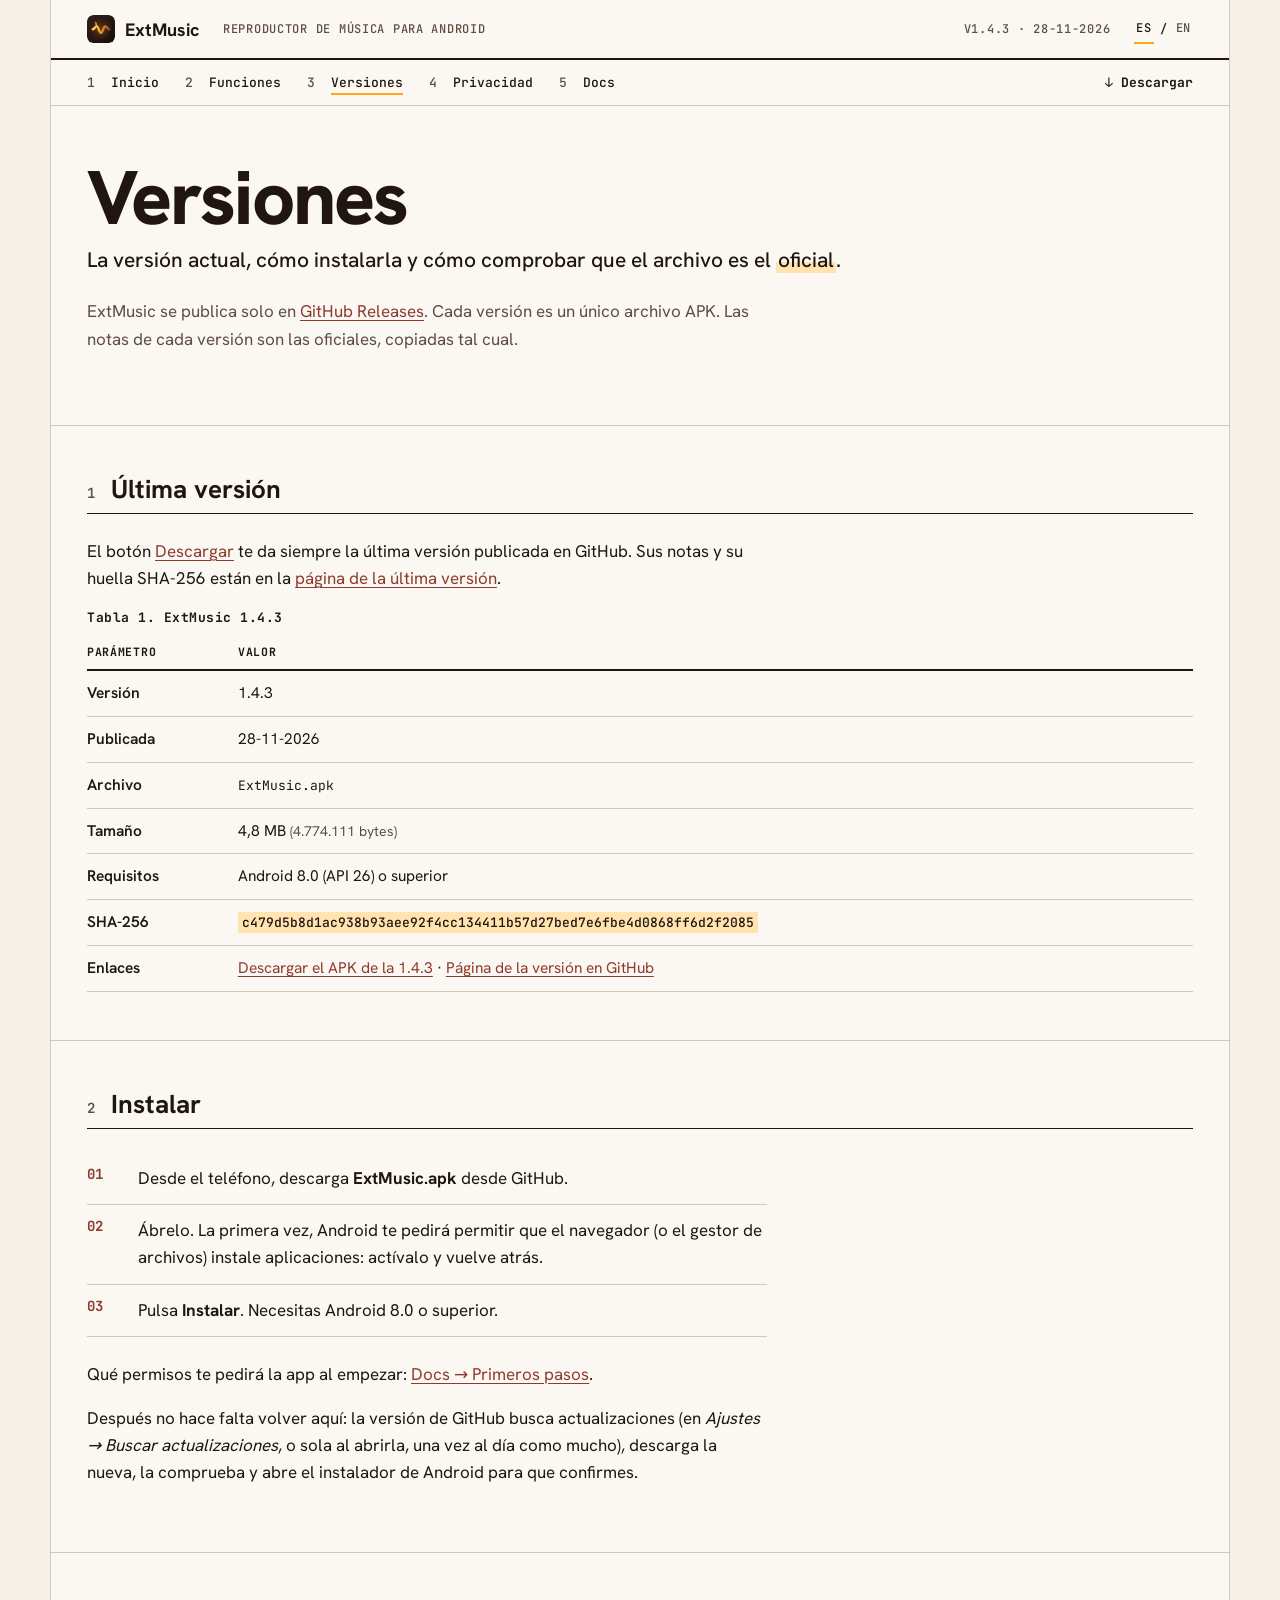
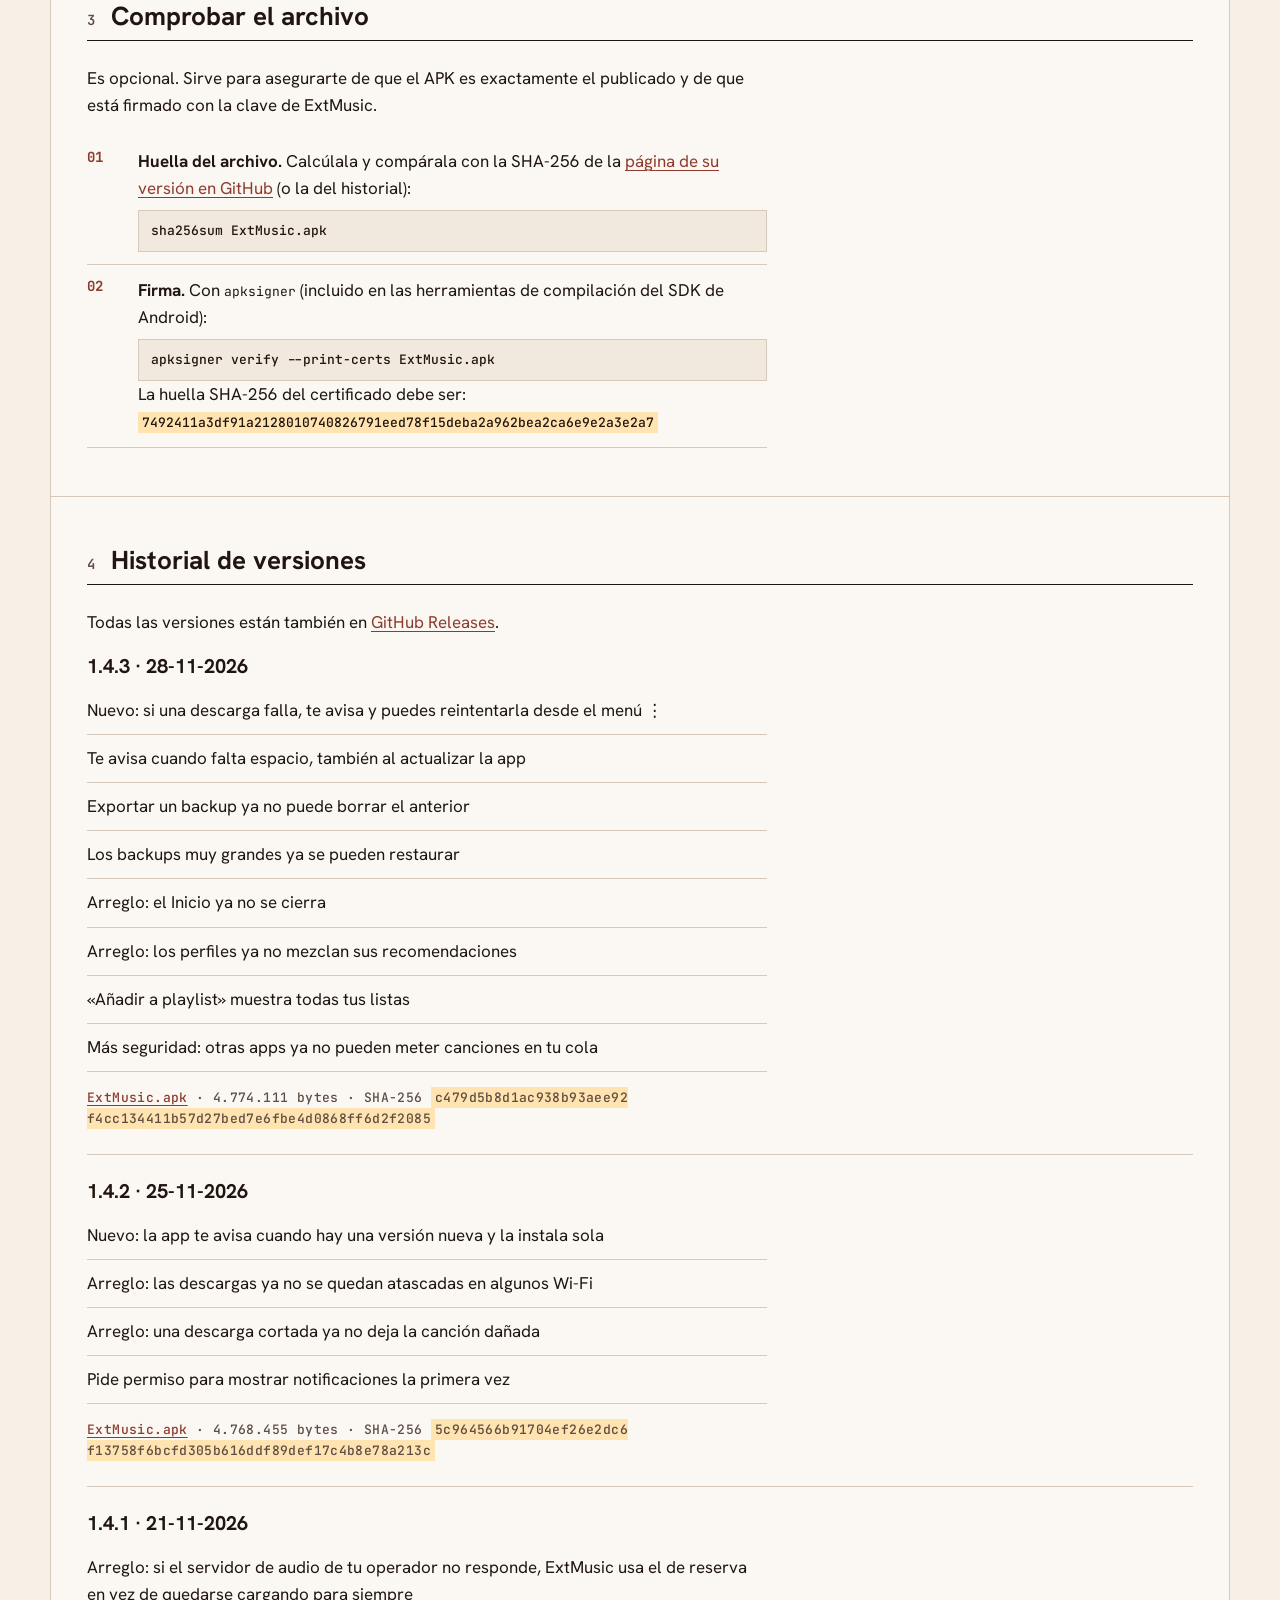
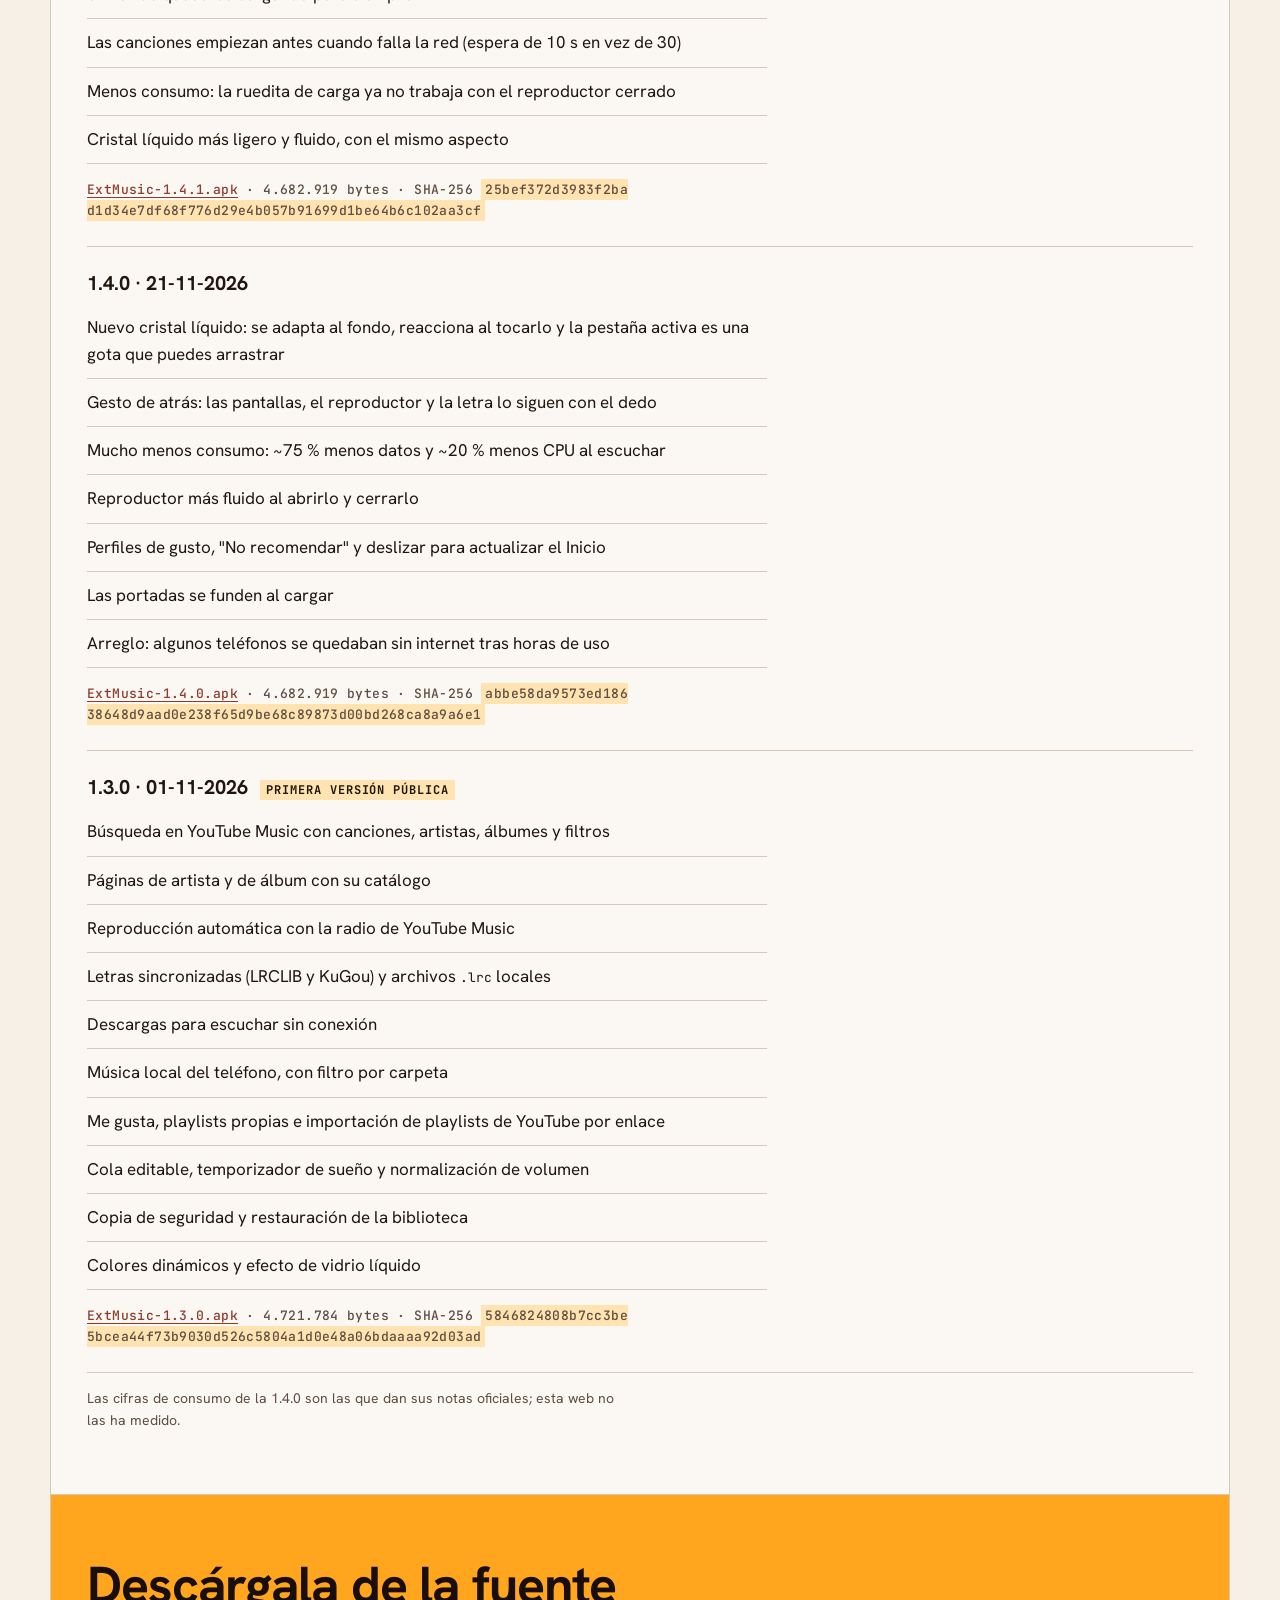
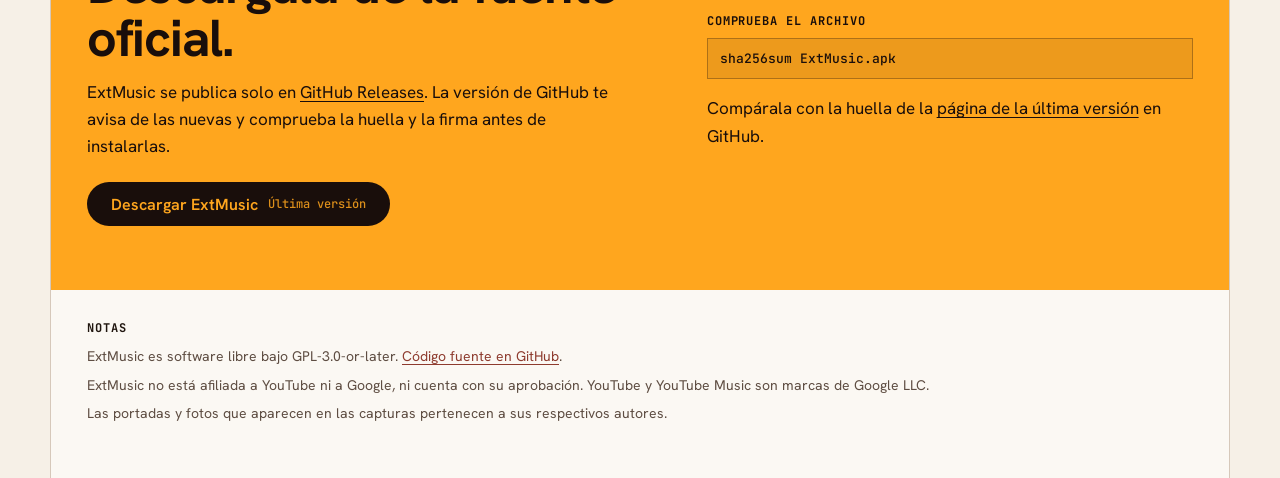
<file: versiones.html>
<!DOCTYPE html>
<html lang="es">
<head>
<meta charset="utf-8">
<meta name="viewport" content="width=device-width, initial-scale=1">
<title>Versiones y descargas · ExtMusic</title>
<meta name="description" content="Descarga ExtMusic para Android y consulta el historial de versiones con sus notas oficiales, tamaños y huellas SHA-256 para comprobar cada archivo.">
<link rel="canonical" href="https://comunicaa2.github.io/ExtMusic-web/versiones.html">
<link rel="alternate" hreflang="es" href="https://comunicaa2.github.io/ExtMusic-web/versiones.html">
<link rel="alternate" hreflang="en" href="https://comunicaa2.github.io/ExtMusic-web/en/versions.html">
<link rel="alternate" hreflang="x-default" href="https://comunicaa2.github.io/ExtMusic-web/versiones.html">
<meta name="theme-color" content="#fbf8f3" media="(prefers-color-scheme: light)">
<meta name="theme-color" content="#190e0b" media="(prefers-color-scheme: dark)">
<meta name="color-scheme" content="light dark">
<link rel="icon" href="assets/img/icono.svg" type="image/svg+xml">
<link rel="icon" href="assets/img/icono-32.png" sizes="32x32" type="image/png">
<link rel="apple-touch-icon" href="assets/img/apple-touch-icon.png">
<meta property="og:type" content="website">
<meta property="og:locale" content="es_ES">
<meta property="og:locale:alternate" content="en_US">
<meta property="og:site_name" content="ExtMusic">
<meta property="og:title" content="Versiones y descargas · ExtMusic">
<meta property="og:description" content="ExtMusic para Android: descarga oficial, notas de cada versión y huellas SHA-256.">
<meta property="og:url" content="https://comunicaa2.github.io/ExtMusic-web/versiones.html">
<meta property="og:image" content="https://comunicaa2.github.io/ExtMusic-web/assets/img/icono-512.png">
<meta name="twitter:card" content="summary">
<link rel="preload" href="assets/fonts/hanken-grotesk.woff2" as="font" type="font/woff2" crossorigin>
<link rel="stylesheet" href="assets/css/extmusic.css">
</head>
<body>
<a class="salto" href="#contenido">Saltar al contenido</a>
<div class="hoja">

<header>
  <div class="marco doc">
    <a class="marca" href="index.html" aria-label="ExtMusic, inicio"><img src="assets/img/icono.svg" alt="" width="28" height="28">ExtMusic</a>
    <span class="doc__tipo">Reproductor de música para Android</span>
    <span class="doc__rev"><!-- auto:rev -->v1.4.3 · 28-11-2026<!-- /auto:rev --></span>
    <div class="idioma" role="group" aria-label="Idioma">
      <a href="versiones.html" aria-current="true" lang="es">ES</a>
      <span aria-hidden="true">/</span>
      <a href="en/versions.html" lang="en" hreflang="en">EN<span class="visualmente-oculto"> (English)</span></a>
    </div>
  </div>
  <nav class="marco indice" aria-label="Principal">
    <ol>
      <li><a href="index.html">Inicio</a></li>
      <li><a href="index.html#funciones">Funciones</a></li>
      <li><a href="versiones.html" aria-current="page">Versiones</a></li>
      <li><a href="privacidad.html">Privacidad</a></li>
      <li><a href="documentacion.html">Docs</a></li>
      <li class="indice__descarga"><a href="#descarga">↓ Descargar</a></li>
    </ol>
  </nav>
  <details class="marco menu">
    <summary>Contenido</summary>
    <nav aria-label="Principal (móvil)">
      <ol>
        <li><a href="index.html">Inicio</a></li>
        <li><a href="index.html#funciones">Funciones</a></li>
        <li><a href="versiones.html" aria-current="page">Versiones</a></li>
        <li><a href="privacidad.html">Privacidad</a></li>
      <li><a href="documentacion.html">Docs</a></li>
        <li><a href="#descarga">Descargar</a></li>
      </ol>
    </nav>
  </details>
</header>

<main id="contenido">
  <section class="marco seccion" aria-labelledby="t-pagina">
    <h1 class="titular" id="t-pagina">Versiones</h1>
    <p class="subtitulo">La versión actual, cómo instalarla y cómo comprobar que el archivo es el <span class="marcador">oficial</span>.</p>
    <p class="desc">ExtMusic se publica solo en <a href="https://github.com/Comunicaa2/ExtMusic/releases">GitHub Releases</a>. Cada versión es un único archivo APK. Las notas de cada versión son las oficiales, copiadas tal cual.</p>
  </section>

  <section class="marco seccion" id="actual" aria-labelledby="t-actual">
    <h2 class="titulo-sec" id="t-actual"><span class="titulo-sec__num">1</span>Última versión</h2>
    <p>El botón <a href="#descarga">Descargar</a> te da siempre la última versión publicada en GitHub. Sus notas y su huella SHA-256 están en la <a href="https://github.com/Comunicaa2/ExtMusic/releases/latest">página de la última versión</a>.</p>
    <div class="tabla">
      <table class="datos">
        <!-- auto:actual -->
        <caption>Tabla 1. ExtMusic 1.4.3</caption>
        <thead><tr><th scope="col">Parámetro</th><th scope="col">Valor</th></tr></thead>
        <tbody>
          <tr><th scope="row">Versión</th><td>1.4.3</td></tr>
          <tr><th scope="row">Publicada</th><td>28-11-2026</td></tr>
          <tr><th scope="row">Archivo</th><td><code>ExtMusic.apk</code></td></tr>
          <tr><th scope="row">Tamaño</th><td>4,8 MB <span class="nota">(4.774.111 bytes)</span></td></tr>
          <tr><th scope="row">Requisitos</th><td>Android 8.0 (API 26) o superior</td></tr>
          <tr><th scope="row">SHA-256</th><td><span class="hash">c479d5b8d1ac938b93aee92f4cc134411b57d27bed7e6fbe4d0868ff6d2f2085</span></td></tr>
          <tr><th scope="row">Enlaces</th><td><a href="https://github.com/Comunicaa2/ExtMusic/releases/download/v1.4.3/ExtMusic.apk">Descargar el APK de la 1.4.3</a> · <a href="https://github.com/Comunicaa2/ExtMusic/releases/tag/v1.4.3">Página de la versión en GitHub</a></td></tr>
        </tbody>
        <!-- /auto:actual -->
      </table>
    </div>
  </section>

  <section class="marco seccion" id="instalar" aria-labelledby="t-instalar">
    <h2 class="titulo-sec" id="t-instalar"><span class="titulo-sec__num">2</span>Instalar</h2>
    <ol class="pasos">
      <li><div>Desde el teléfono, descarga <strong>ExtMusic.apk</strong> desde GitHub.</div></li>
      <li><div>Ábrelo. La primera vez, Android te pedirá permitir que el navegador (o el gestor de archivos) instale aplicaciones: actívalo y vuelve atrás.</div></li>
      <li><div>Pulsa <strong>Instalar</strong>. Necesitas Android 8.0 o superior.</div></li>
    </ol>
    <p class="mt-5">Qué permisos te pedirá la app al empezar: <a href="documentacion.html#primeros-pasos">Docs → Primeros pasos</a>.</p>
    <p>Después no hace falta volver aquí: la versión de GitHub busca actualizaciones (en <em>Ajustes → Buscar actualizaciones</em>, o sola al abrirla, una vez al día como mucho), descarga la nueva, la comprueba y abre el instalador de Android para que confirmes.</p>
  </section>

  <section class="marco seccion" id="comprobar" aria-labelledby="t-comprobar">
    <h2 class="titulo-sec" id="t-comprobar"><span class="titulo-sec__num">3</span>Comprobar el archivo</h2>
    <p>Es opcional. Sirve para asegurarte de que el APK es exactamente el publicado y de que está firmado con la clave de ExtMusic.</p>
    <ol class="pasos">
      <li><div><strong>Huella del archivo.</strong> Calcúlala y compárala con la SHA-256 de la <a href="https://github.com/Comunicaa2/ExtMusic/releases/latest">página de su versión en GitHub</a> (o la del historial):<pre class="codigo">sha256sum ExtMusic.apk</pre></div></li>
      <li><div><strong>Firma.</strong> Con <code>apksigner</code> (incluido en las herramientas de compilación del SDK de Android):<pre class="codigo">apksigner verify --print-certs ExtMusic.apk</pre>La huella SHA-256 del certificado debe ser:<br><span class="hash">7492411a3df91a2128010740826791eed78f15deba2a962bea2ca6e9e2a3e2a7</span></div></li>
    </ol>
  </section>

  <section class="marco seccion" id="historial" aria-labelledby="t-historial">
    <h2 class="titulo-sec" id="t-historial"><span class="titulo-sec__num">4</span>Historial de versiones</h2>
    <p>Todas las versiones están también en <a href="https://github.com/Comunicaa2/ExtMusic/releases">GitHub Releases</a>.</p>

    <!-- auto:historial -->
    <article class="version" id="v1-4-3" aria-labelledby="t-143">
      <h3 id="t-143">1.4.3 · 28-11-2026</h3>
      <ul class="novedades">
        <li>Nuevo: si una descarga falla, te avisa y puedes reintentarla desde el menú ⋮</li>
        <li>Te avisa cuando falta espacio, también al actualizar la app</li>
        <li>Exportar un backup ya no puede borrar el anterior</li>
        <li>Los backups muy grandes ya se pueden restaurar</li>
        <li>Arreglo: el Inicio ya no se cierra</li>
        <li>Arreglo: los perfiles ya no mezclan sus recomendaciones</li>
        <li>«Añadir a playlist» muestra todas tus listas</li>
        <li>Más seguridad: otras apps ya no pueden meter canciones en tu cola</li>
      </ul>
      <p class="hechos"><a href="https://github.com/Comunicaa2/ExtMusic/releases/download/v1.4.3/ExtMusic.apk">ExtMusic.apk</a> · 4.774.111 bytes · SHA-256 <span class="hash">c479d5b8d1ac938b93aee92f4cc134411b57d27bed7e6fbe4d0868ff6d2f2085</span></p>
    </article>

    <article class="version" id="v1-4-2" aria-labelledby="t-142">
      <h3 id="t-142">1.4.2 · 25-11-2026</h3>
      <ul class="novedades">
        <li>Nuevo: la app te avisa cuando hay una versión nueva y la instala sola</li>
        <li>Arreglo: las descargas ya no se quedan atascadas en algunos Wi-Fi</li>
        <li>Arreglo: una descarga cortada ya no deja la canción dañada</li>
        <li>Pide permiso para mostrar notificaciones la primera vez</li>
      </ul>
      <p class="hechos"><a href="https://github.com/Comunicaa2/ExtMusic/releases/download/v1.4.2/ExtMusic.apk">ExtMusic.apk</a> · 4.768.455 bytes · SHA-256 <span class="hash">5c964566b91704ef26e2dc6f13758f6bcfd305b616ddf89def17c4b8e78a213c</span></p>
    </article>

    <article class="version" id="v1-4-1" aria-labelledby="t-141">
      <h3 id="t-141">1.4.1 · 21-11-2026</h3>
      <ul class="novedades">
        <li>Arreglo: si el servidor de audio de tu operador no responde, ExtMusic usa el de reserva en vez de quedarse cargando para siempre</li>
        <li>Las canciones empiezan antes cuando falla la red (espera de 10 s en vez de 30)</li>
        <li>Menos consumo: la ruedita de carga ya no trabaja con el reproductor cerrado</li>
        <li>Cristal líquido más ligero y fluido, con el mismo aspecto</li>
      </ul>
      <p class="hechos"><a href="https://github.com/Comunicaa2/ExtMusic/releases/download/v1.4.1/ExtMusic-1.4.1.apk">ExtMusic-1.4.1.apk</a> · 4.682.919 bytes · SHA-256 <span class="hash">25bef372d3983f2bad1d34e7df68f776d29e4b057b91699d1be64b6c102aa3cf</span></p>
    </article>

    <article class="version" id="v1-4-0" aria-labelledby="t-140">
      <h3 id="t-140">1.4.0 · 21-11-2026</h3>
      <ul class="novedades">
        <li>Nuevo cristal líquido: se adapta al fondo, reacciona al tocarlo y la pestaña activa es una gota que puedes arrastrar</li>
        <li>Gesto de atrás: las pantallas, el reproductor y la letra lo siguen con el dedo</li>
        <li>Mucho menos consumo: ~75 % menos datos y ~20 % menos CPU al escuchar</li>
        <li>Reproductor más fluido al abrirlo y cerrarlo</li>
        <li>Perfiles de gusto, "No recomendar" y deslizar para actualizar el Inicio</li>
        <li>Las portadas se funden al cargar</li>
        <li>Arreglo: algunos teléfonos se quedaban sin internet tras horas de uso</li>
      </ul>
      <p class="hechos"><a href="https://github.com/Comunicaa2/ExtMusic/releases/download/v1.4.0/ExtMusic-1.4.0.apk">ExtMusic-1.4.0.apk</a> · 4.682.919 bytes · SHA-256 <span class="hash">abbe58da9573ed18638648d9aad0e238f65d9be68c89873d00bd268ca8a9a6e1</span></p>
    </article>

    <article class="version" id="v1-3-0" aria-labelledby="t-130">
      <h3 id="t-130">1.3.0 · 01-11-2026 <span class="etiqueta version__actual">Primera versión pública</span></h3>
      <ul class="novedades">
        <li>Búsqueda en YouTube Music con canciones, artistas, álbumes y filtros</li>
        <li>Páginas de artista y de álbum con su catálogo</li>
        <li>Reproducción automática con la radio de YouTube Music</li>
        <li>Letras sincronizadas (LRCLIB y KuGou) y archivos <code>.lrc</code> locales</li>
        <li>Descargas para escuchar sin conexión</li>
        <li>Música local del teléfono, con filtro por carpeta</li>
        <li>Me gusta, playlists propias e importación de playlists de YouTube por enlace</li>
        <li>Cola editable, temporizador de sueño y normalización de volumen</li>
        <li>Copia de seguridad y restauración de la biblioteca</li>
        <li>Colores dinámicos y efecto de vidrio líquido</li>
      </ul>
      <p class="hechos"><a href="https://github.com/Comunicaa2/ExtMusic/releases/download/v1.3.0/ExtMusic-1.3.0.apk">ExtMusic-1.3.0.apk</a> · 4.721.784 bytes · SHA-256 <span class="hash">5846824808b7cc3be5bcea44f73b9030d526c5804a1d0e48a06bdaaaa92d03ad</span></p>
    </article>
    <p class="nota nota-pie">Las cifras de consumo de la 1.4.0 son las que dan sus notas oficiales; esta web no las ha medido.</p>
  </section>

  <section class="bloque-descarga" id="descarga" aria-labelledby="t-descarga">
    <div class="marco bloque-descarga__rejilla">
      <div>
        <h2 id="t-descarga">Descárgala de la fuente oficial.</h2>
        <p>ExtMusic se publica solo en <a href="https://github.com/Comunicaa2/ExtMusic/releases">GitHub Releases</a>. La versión de GitHub te avisa de las nuevas y comprueba la huella y la firma antes de instalarlas.</p>
        <a class="boton" href="https://github.com/Comunicaa2/ExtMusic/releases/latest/download/ExtMusic.apk">Descargar ExtMusic <span class="boton__detalle">Última versión</span></a>
      </div>
      <div>
        <p class="etiqueta m-0">Comprueba el archivo</p>
        <pre class="codigo">sha256sum ExtMusic.apk</pre>
        <p class="mt-4">Compárala con la huella de la <a href="https://github.com/Comunicaa2/ExtMusic/releases/latest">página de la última versión</a> en GitHub.</p>
      </div>
    </div>
  </section>
</main>

<footer class="marco pie">
  <p class="etiqueta">Notas</p>
  <p>ExtMusic es software libre bajo GPL-3.0-or-later. <a href="https://github.com/Comunicaa2/ExtMusic">Código fuente en GitHub</a>.</p>
  <p>ExtMusic no está afiliada a YouTube ni a Google, ni cuenta con su aprobación. YouTube y YouTube Music son marcas de Google LLC.</p>
  <p>Las portadas y fotos que aparecen en las capturas pertenecen a sus respectivos autores.</p>
</footer>
</div>
<script>
  // Cierra el menú móvil al elegir una sección. Sin JavaScript el menú funciona igual.
  document.querySelector(".menu")?.addEventListener("click", e => { if (e.target.closest("a")) e.currentTarget.open = false; });
</script>
</body>
</html>
</file>
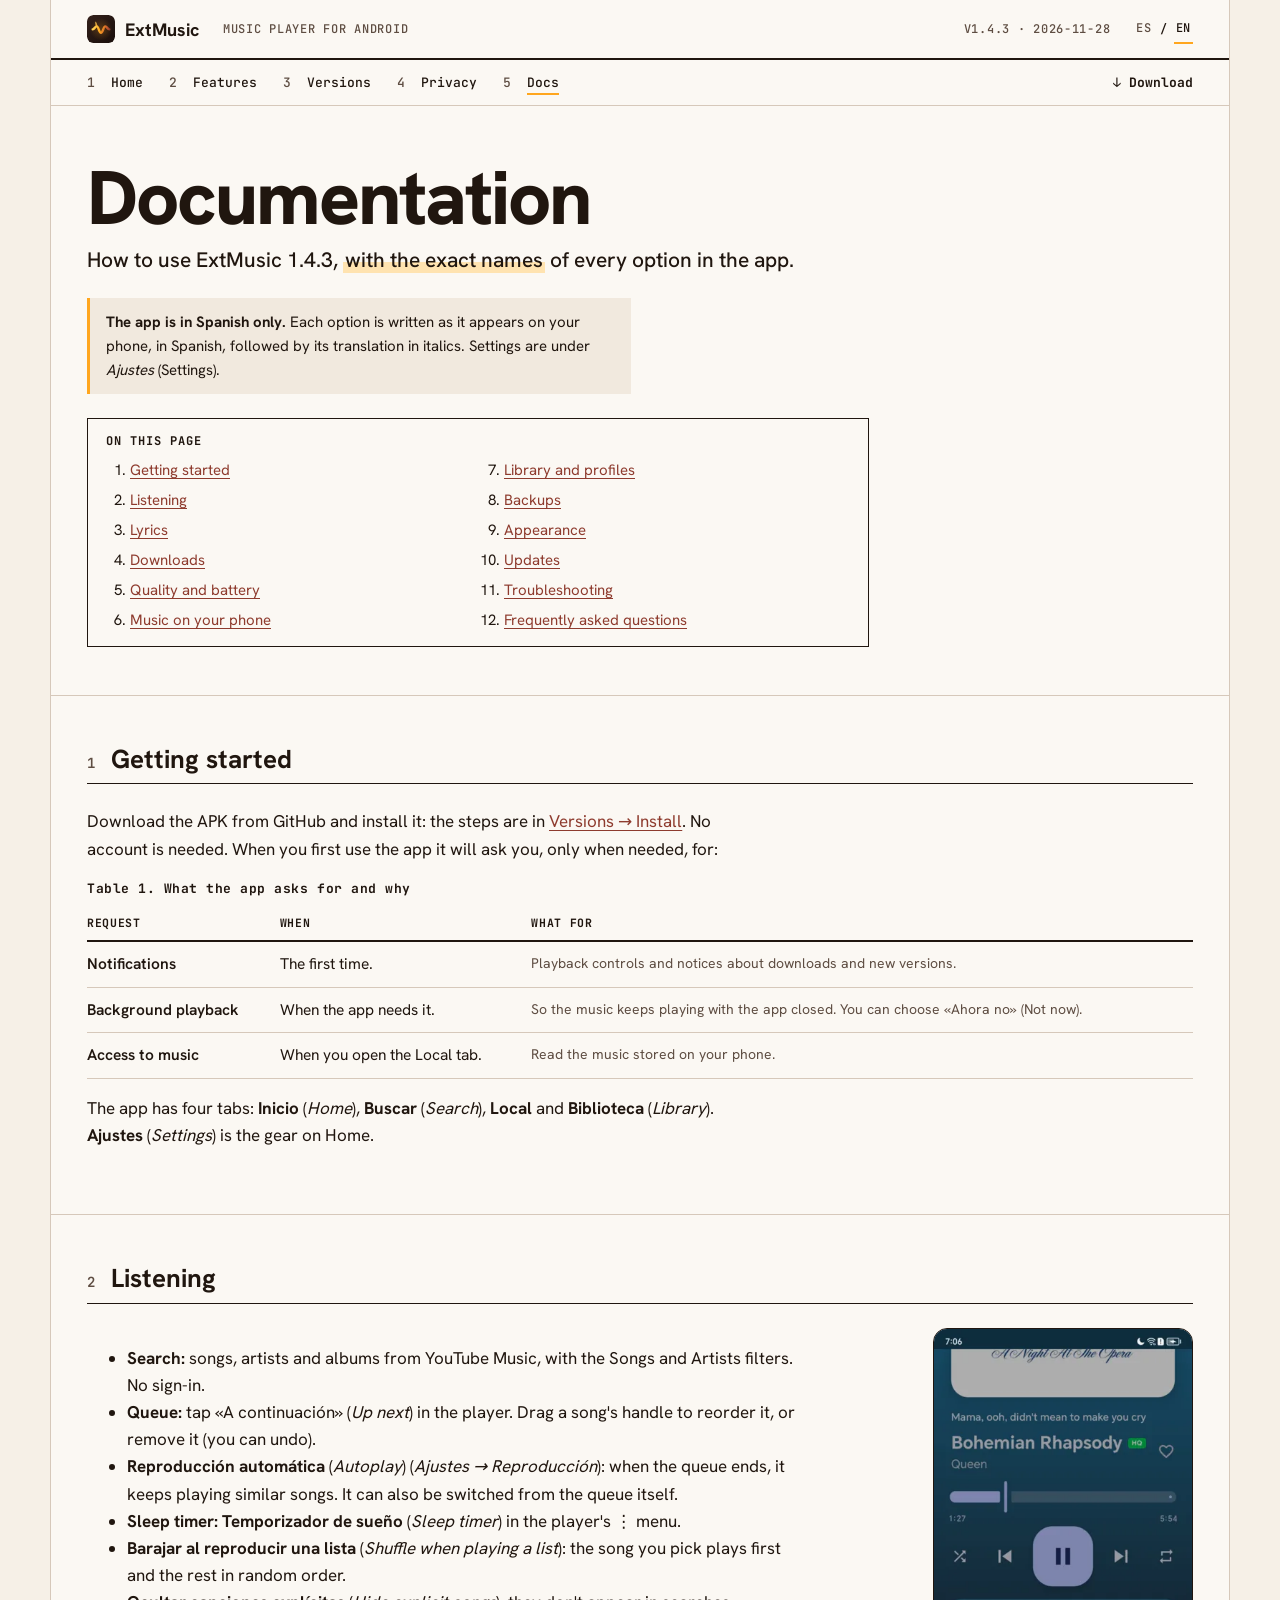
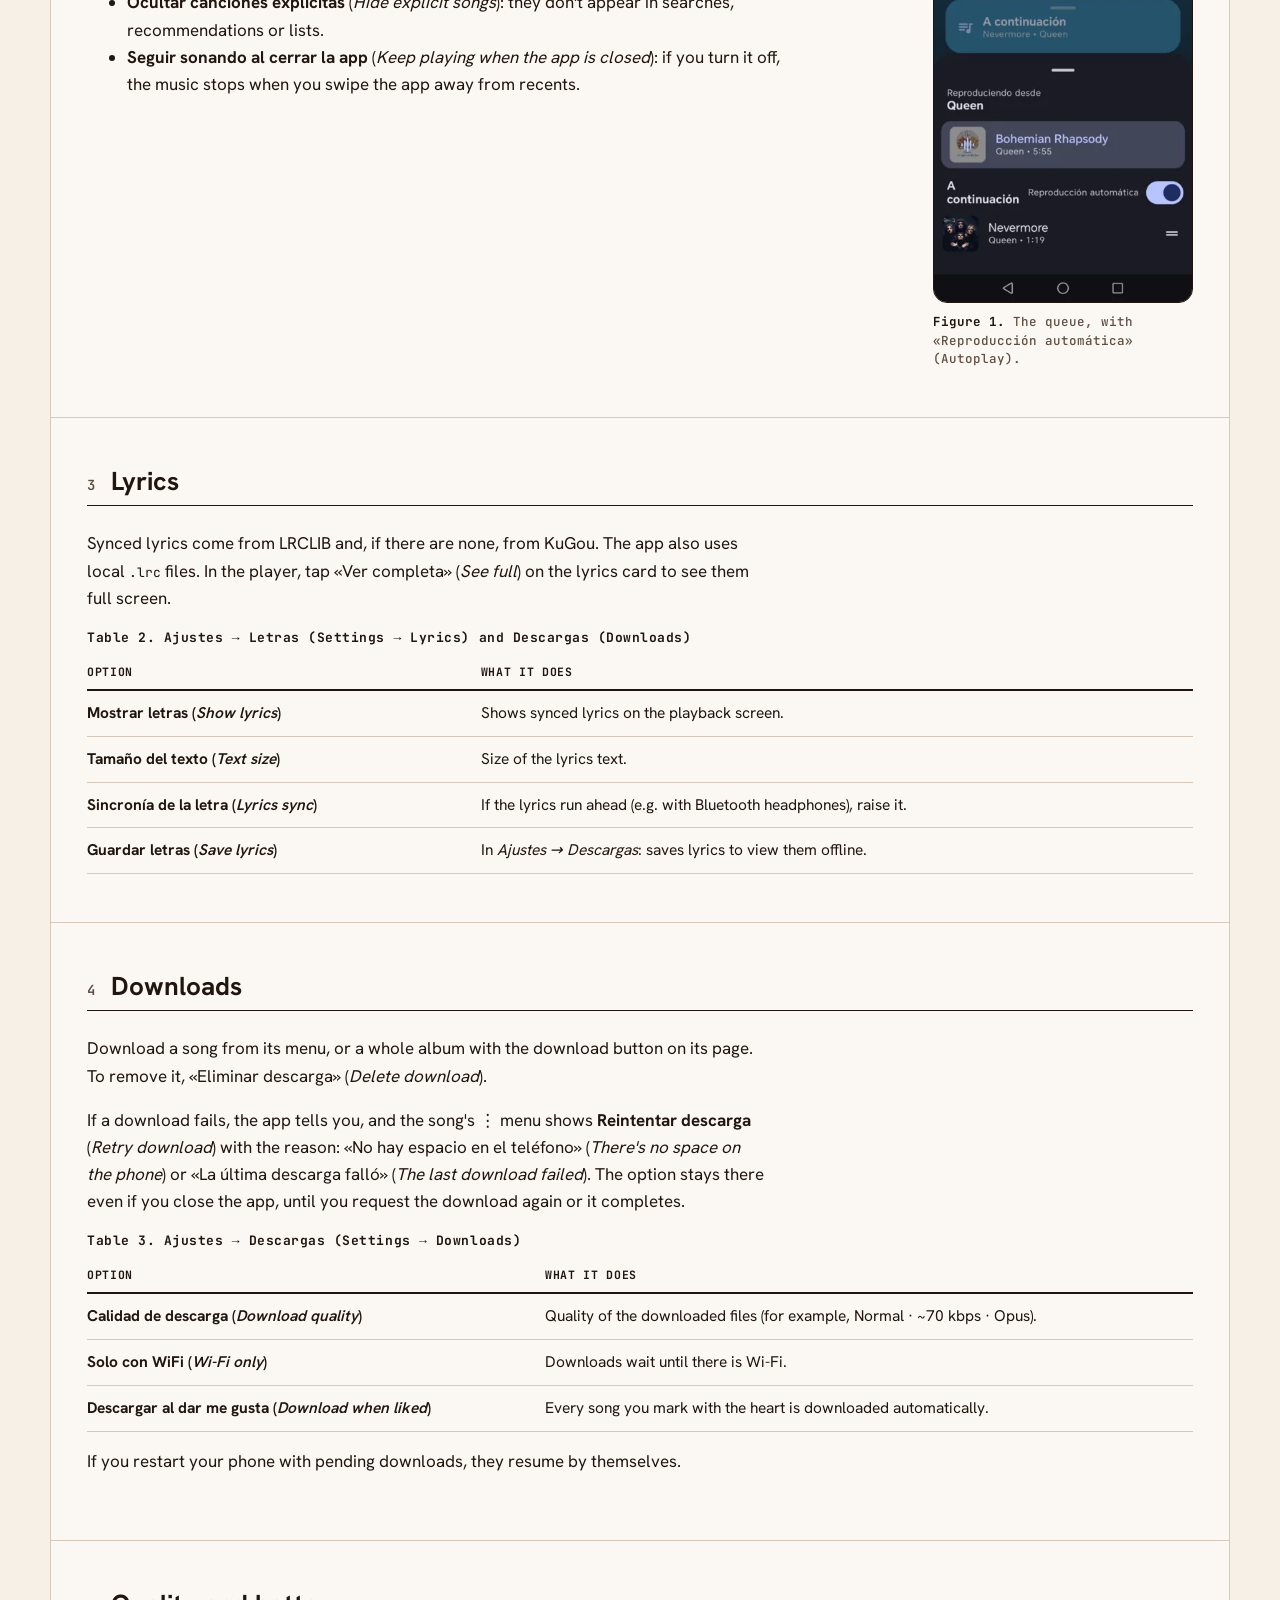
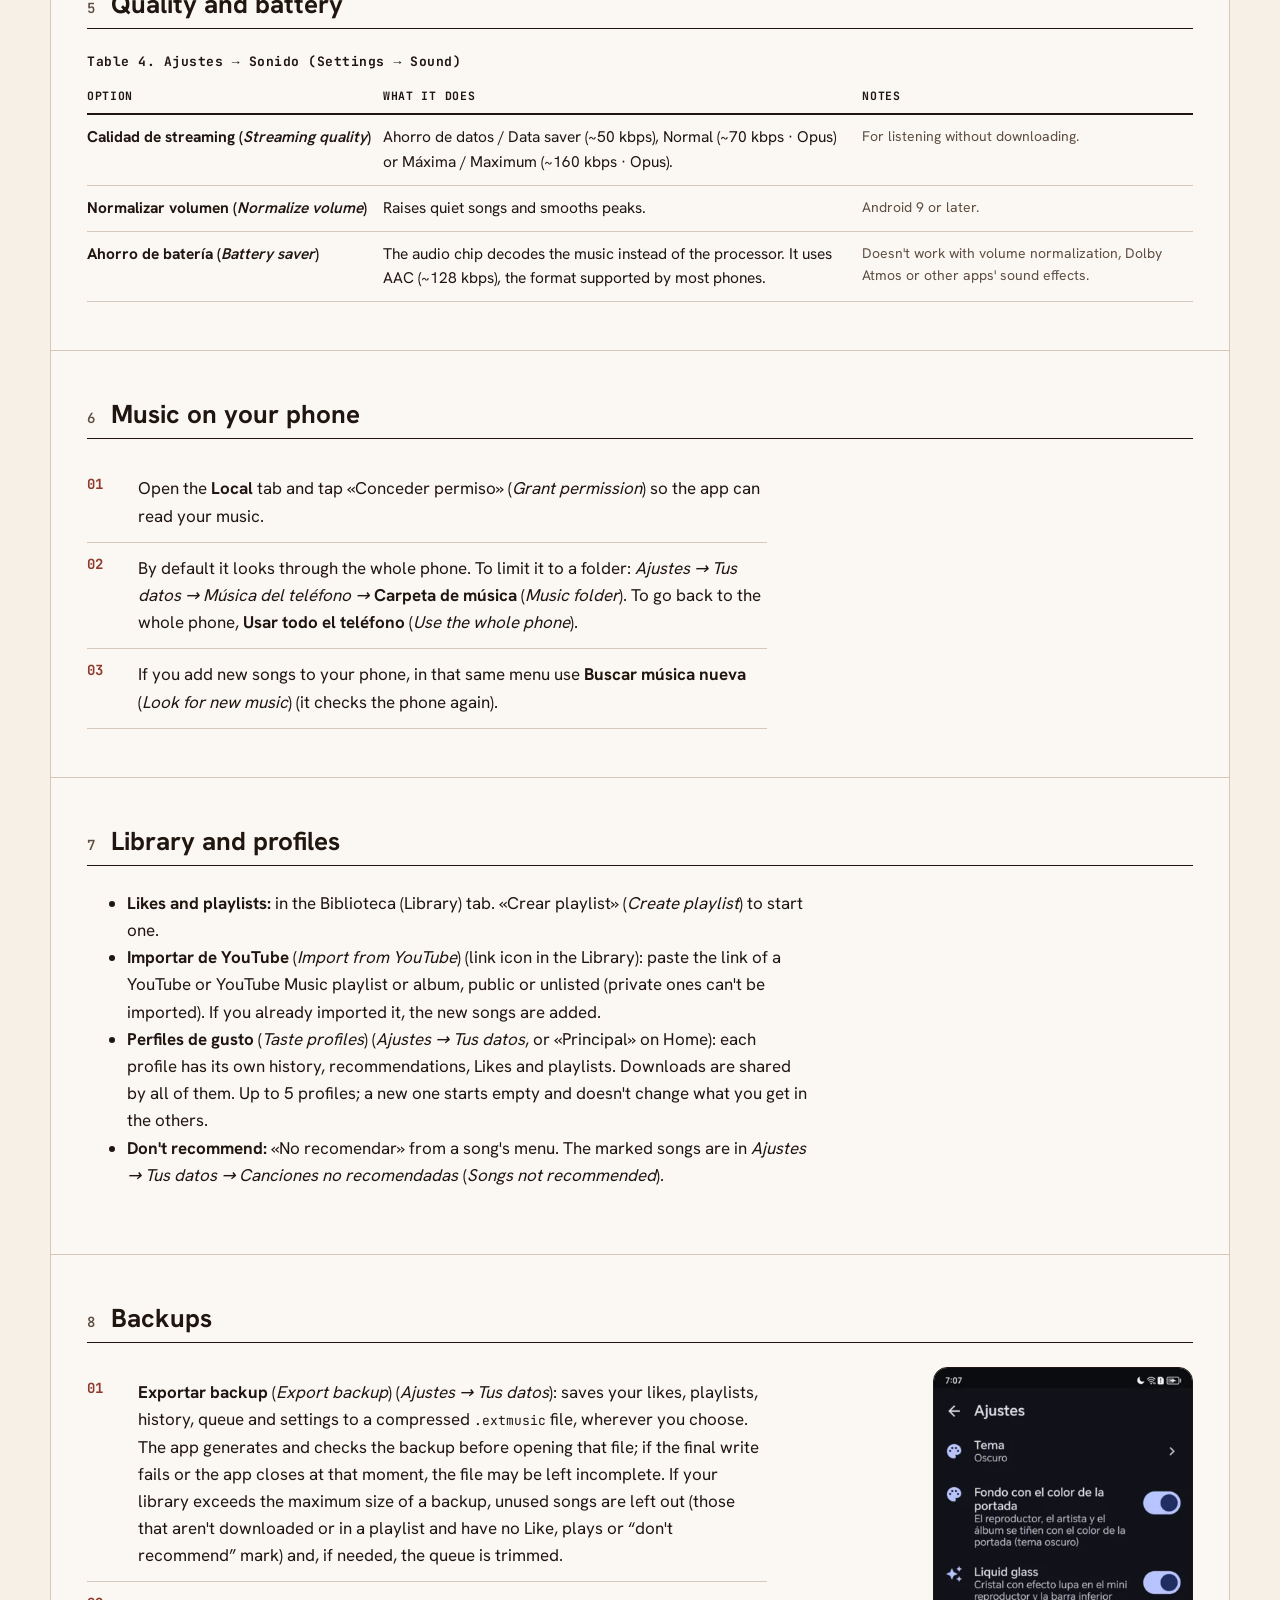
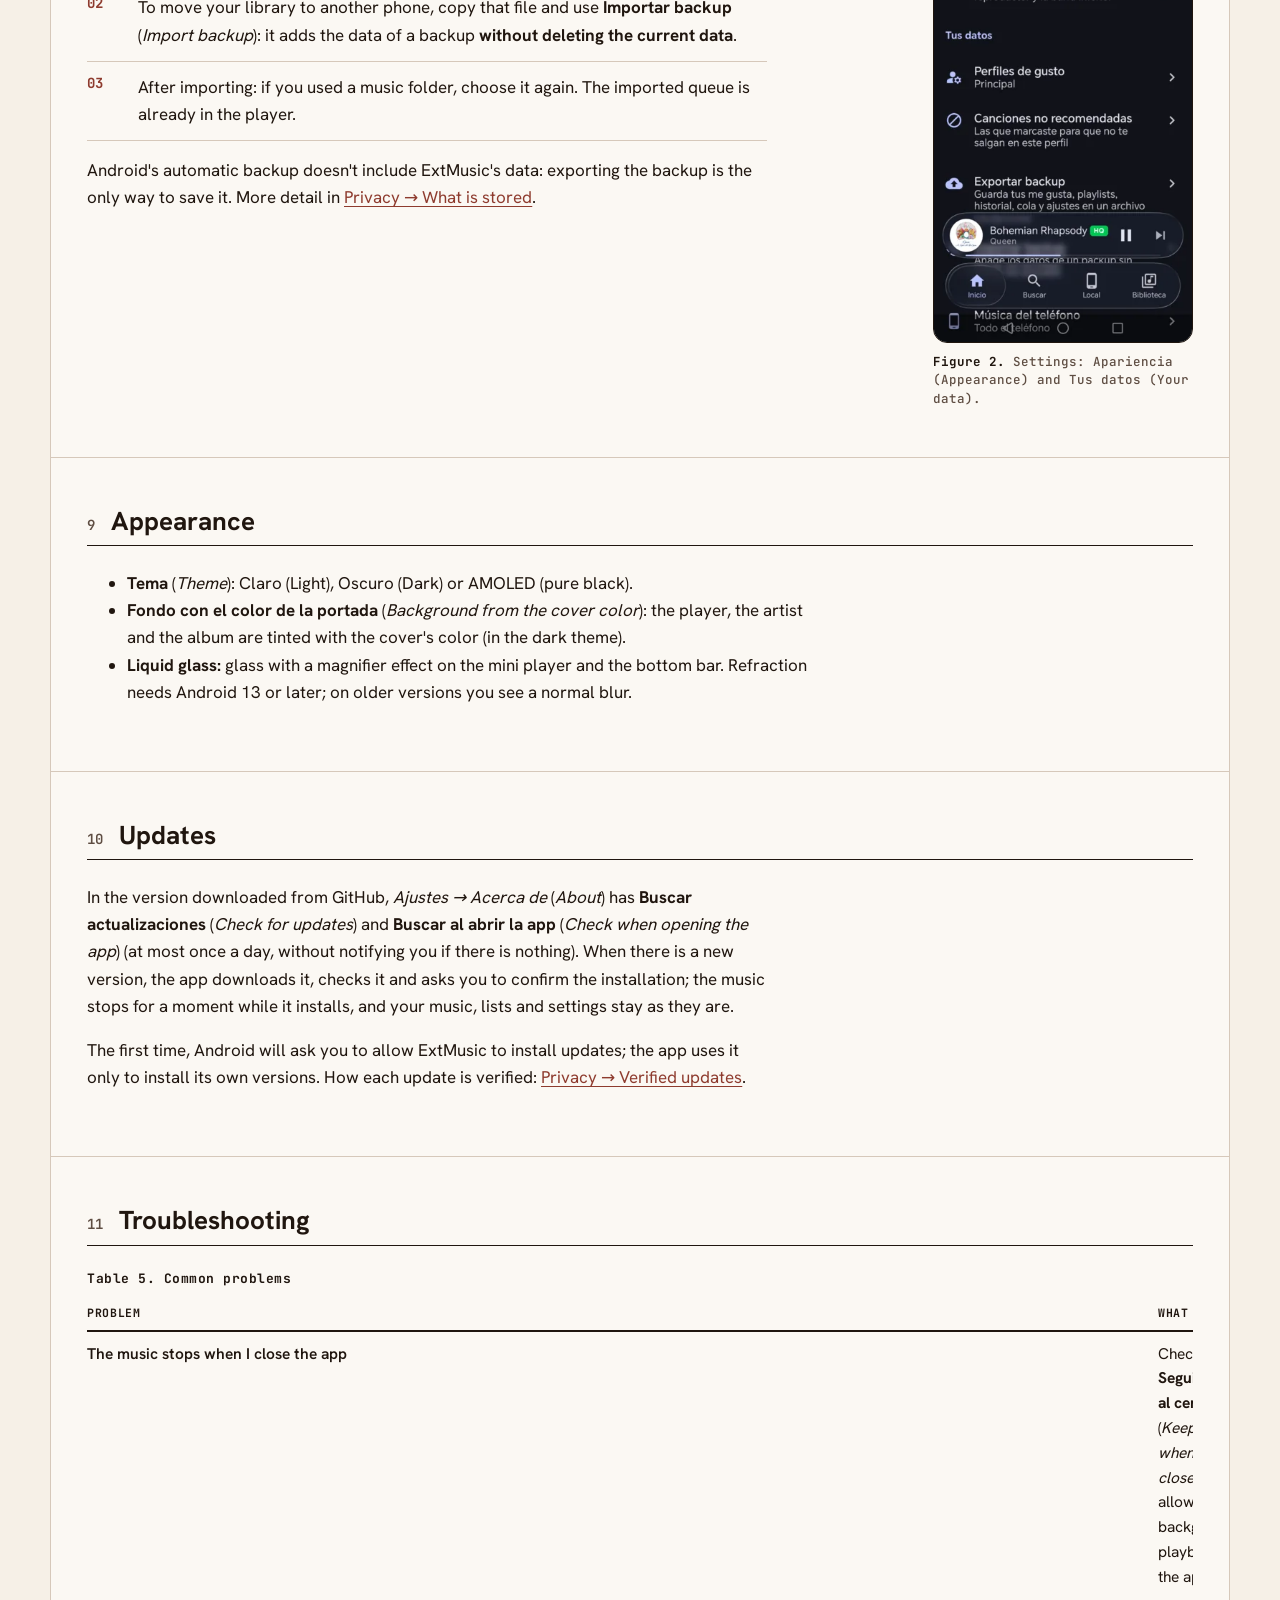
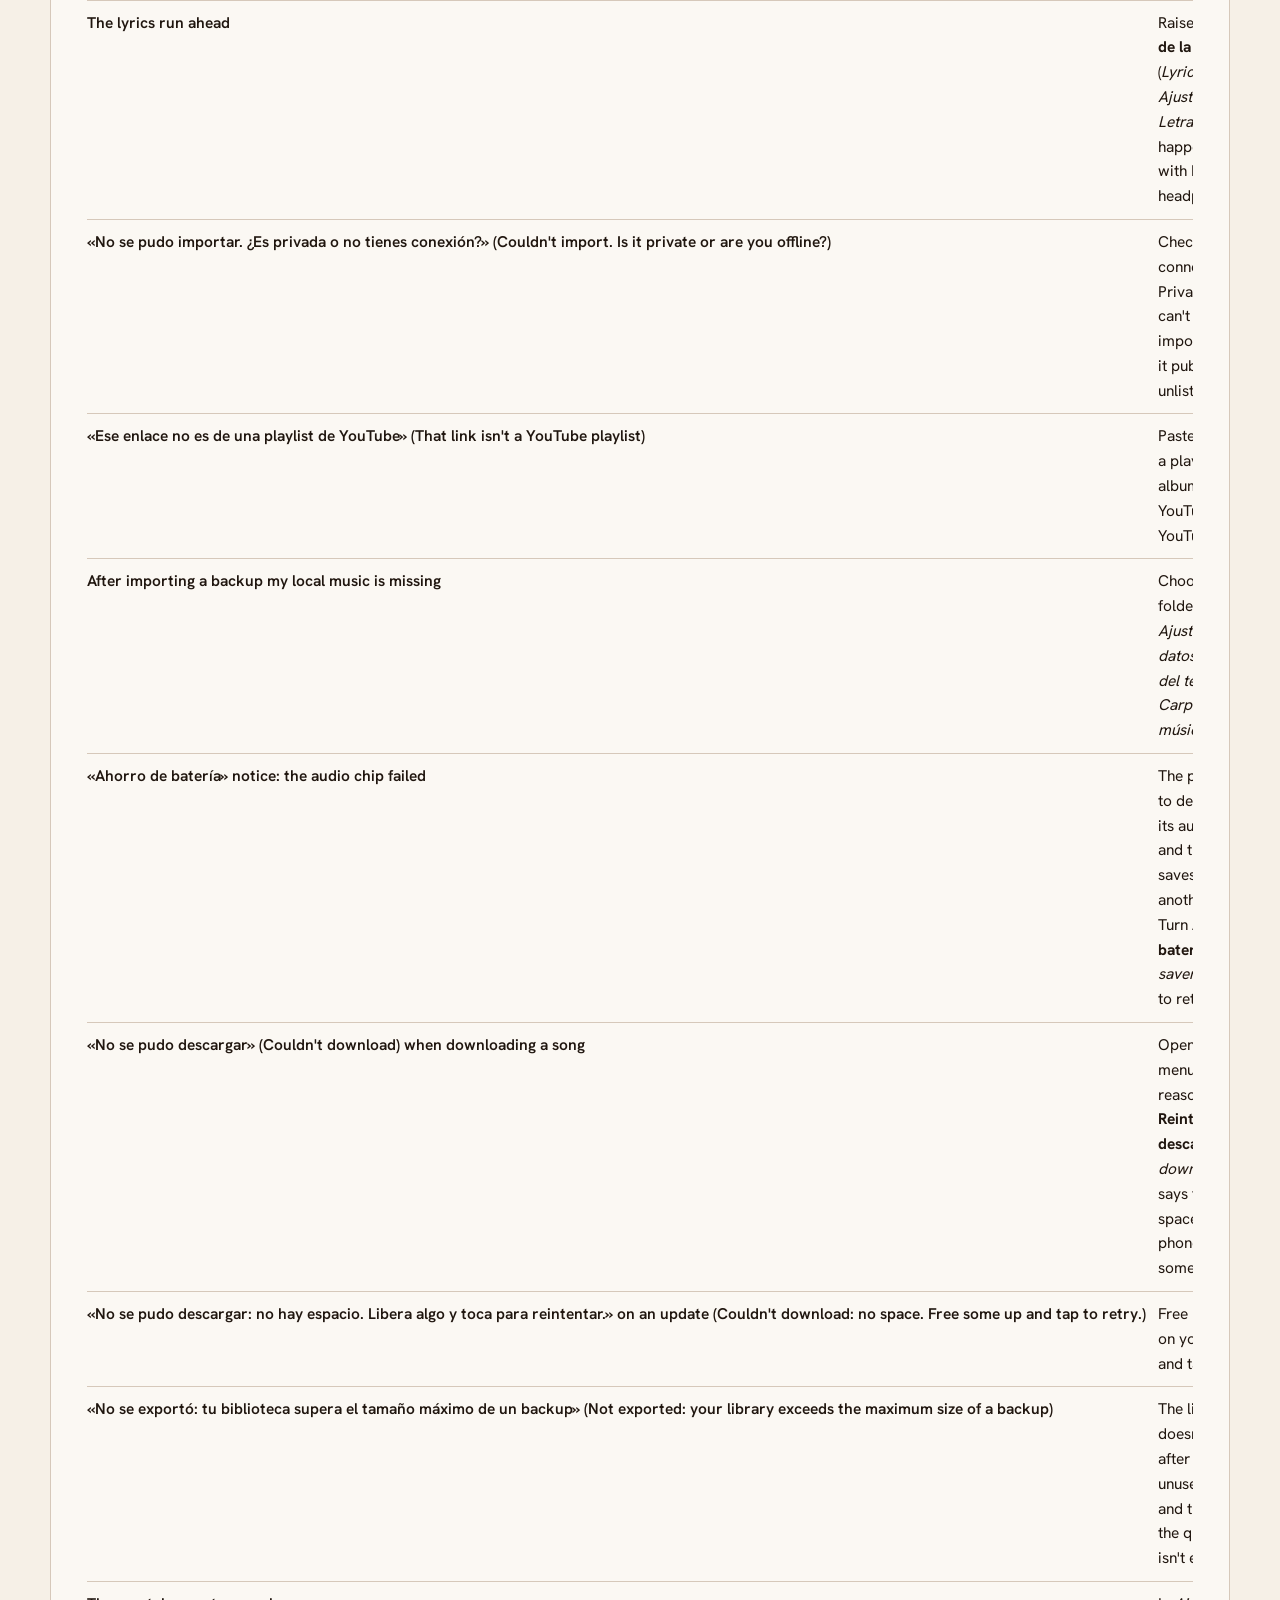
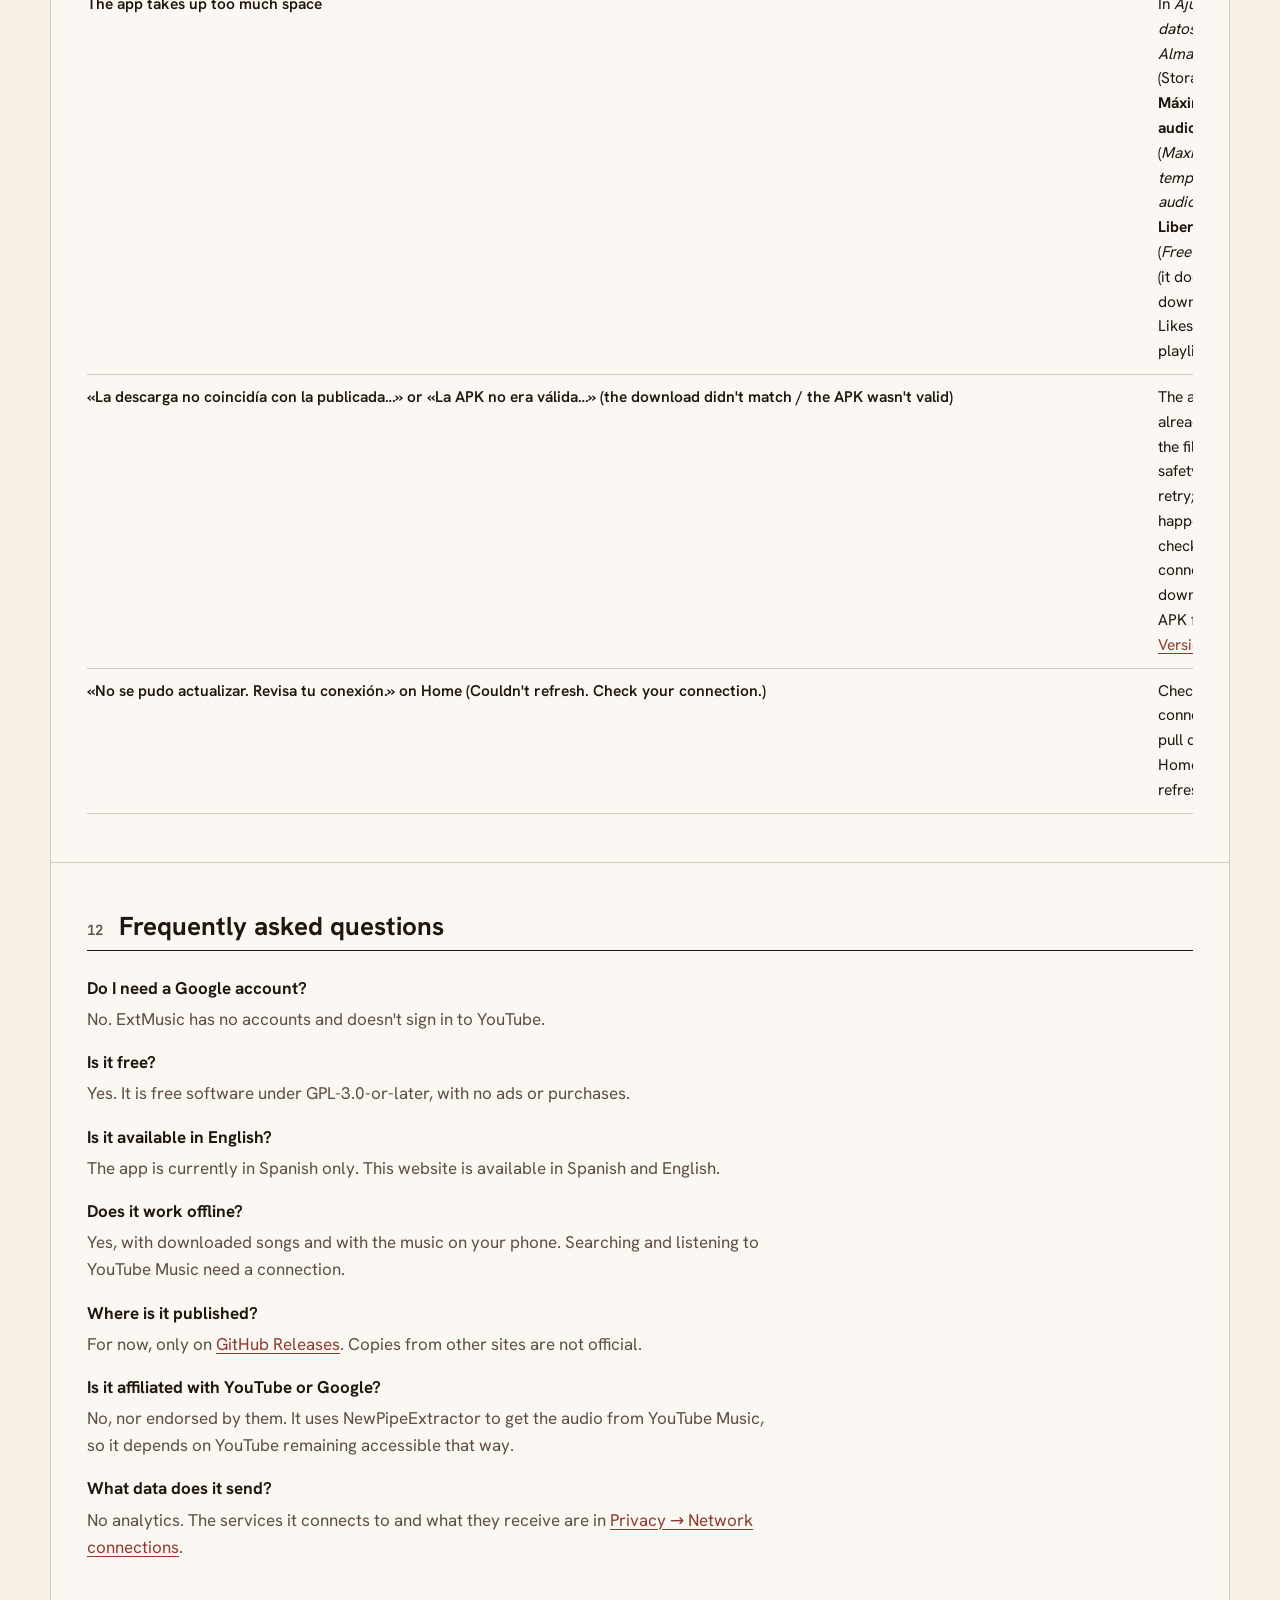
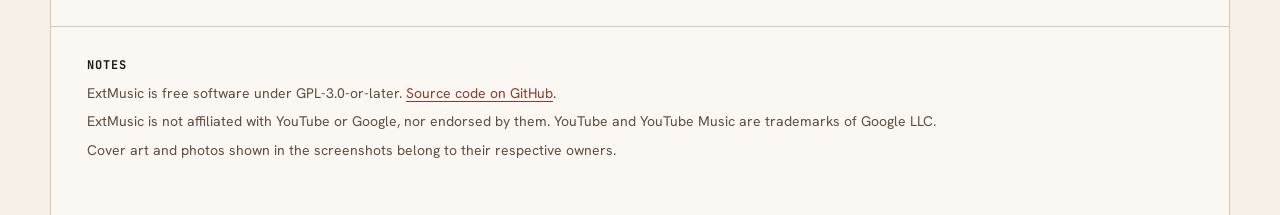
<file: en/docs.html>
<!DOCTYPE html>
<html lang="en">
<head>
<meta charset="utf-8">
<meta name="viewport" content="width=device-width, initial-scale=1">
<title>Documentation · ExtMusic</title>
<meta name="description" content="How to use ExtMusic: installation, permissions, queue and lyrics, downloads, quality, local music, profiles, backups, updates, troubleshooting and FAQ.">
<link rel="canonical" href="https://comunicaa2.github.io/ExtMusic-web/en/docs.html">
<link rel="alternate" hreflang="es" href="https://comunicaa2.github.io/ExtMusic-web/documentacion.html">
<link rel="alternate" hreflang="en" href="https://comunicaa2.github.io/ExtMusic-web/en/docs.html">
<link rel="alternate" hreflang="x-default" href="https://comunicaa2.github.io/ExtMusic-web/documentacion.html">
<meta name="theme-color" content="#fbf8f3" media="(prefers-color-scheme: light)">
<meta name="theme-color" content="#190e0b" media="(prefers-color-scheme: dark)">
<meta name="color-scheme" content="light dark">
<link rel="icon" href="../assets/img/icono.svg" type="image/svg+xml">
<link rel="icon" href="../assets/img/icono-32.png" sizes="32x32" type="image/png">
<link rel="apple-touch-icon" href="../assets/img/apple-touch-icon.png">
<meta property="og:type" content="website">
<meta property="og:locale" content="en_US">
<meta property="og:locale:alternate" content="es_ES">
<meta property="og:site_name" content="ExtMusic">
<meta property="og:title" content="Documentation · ExtMusic">
<meta property="og:description" content="How to use ExtMusic step by step, troubleshooting and frequently asked questions.">
<meta property="og:url" content="https://comunicaa2.github.io/ExtMusic-web/en/docs.html">
<meta property="og:image" content="https://comunicaa2.github.io/ExtMusic-web/assets/img/icono-512.png">
<meta property="og:image:alt" content="ExtMusic icon: an amber wave on a dark brown background">
<meta name="twitter:card" content="summary">
<link rel="preload" href="../assets/fonts/hanken-grotesk.woff2" as="font" type="font/woff2" crossorigin>
<link rel="stylesheet" href="../assets/css/extmusic.css">
</head>
<body>
<a class="salto" href="#content">Skip to content</a>
<div class="hoja">

<header>
  <div class="marco doc">
    <a class="marca" href="index.html" aria-label="ExtMusic, home"><img src="../assets/img/icono.svg" alt="" width="28" height="28">ExtMusic</a>
    <span class="doc__tipo">Music player for Android</span>
    <span class="doc__rev"><!-- auto:rev -->v1.4.3 · 2026-11-28<!-- /auto:rev --></span>
    <div class="idioma" role="group" aria-label="Language">
      <a href="../documentacion.html" lang="es" hreflang="es">ES<span class="visualmente-oculto"> (Español)</span></a>
      <span aria-hidden="true">/</span>
      <a href="docs.html" aria-current="true" lang="en">EN</a>
    </div>
  </div>
  <nav class="marco indice" aria-label="Main">
    <ol>
      <li><a href="index.html">Home</a></li>
      <li><a href="index.html#features">Features</a></li>
      <li><a href="versions.html">Versions</a></li>
      <li><a href="privacy.html">Privacy</a></li>
      <li><a href="docs.html" aria-current="page">Docs</a></li>
      <li class="indice__descarga"><a href="versions.html#download">↓ Download</a></li>
    </ol>
  </nav>
  <details class="marco menu">
    <summary>Contents</summary>
    <nav aria-label="Main (mobile)">
      <ol>
        <li><a href="index.html">Home</a></li>
        <li><a href="index.html#features">Features</a></li>
        <li><a href="versions.html">Versions</a></li>
        <li><a href="privacy.html">Privacy</a></li>
        <li><a href="docs.html" aria-current="page">Docs</a></li>
        <li><a href="versions.html#download">Download</a></li>
      </ol>
    </nav>
  </details>
</header>

<main id="content">
  <section class="marco seccion" aria-labelledby="t-page">
    <h1 class="titular" id="t-page">Documentation</h1>
    <p class="subtitulo">How to use ExtMusic 1.4.3, <span class="marcador">with the exact names</span> of every option in the app.</p>
    <div class="aviso mb-5"><p><strong>The app is in Spanish only.</strong> Each option is written as it appears on your phone, in Spanish, followed by its translation in italics. Settings are under <em>Ajustes</em> (Settings).</p></div>
    <nav class="toc" aria-label="On this page">
      <p class="etiqueta">On this page</p>
      <ol>
        <li><a href="#getting-started">Getting started</a></li>
        <li><a href="#listening">Listening</a></li>
        <li><a href="#lyrics">Lyrics</a></li>
        <li><a href="#downloads">Downloads</a></li>
        <li><a href="#quality">Quality and battery</a></li>
        <li><a href="#local-music">Music on your phone</a></li>
        <li><a href="#library">Library and profiles</a></li>
        <li><a href="#backups">Backups</a></li>
        <li><a href="#appearance">Appearance</a></li>
        <li><a href="#updates">Updates</a></li>
        <li><a href="#troubleshooting">Troubleshooting</a></li>
        <li><a href="#faq">Frequently asked questions</a></li>
      </ol>
    </nav>
  </section>

  <section class="marco seccion" id="getting-started" aria-labelledby="t-1">
    <h2 class="titulo-sec" id="t-1"><span class="titulo-sec__num">1</span>Getting started</h2>
    <p>Download the APK from GitHub and install it: the steps are in <a href="versions.html#install">Versions → Install</a>. No account is needed. When you first use the app it will ask you, only when needed, for:</p>
    <div class="tabla"><table class="datos datos--apilable">
      <caption>Table 1. What the app asks for and why</caption>
      <thead><tr><th scope="col">Request</th><th scope="col">When</th><th scope="col">What for</th></tr></thead>
      <tbody>
        <tr><th scope="row">Notifications</th><td>The first time.</td><td class="nota">Playback controls and notices about downloads and new versions.</td></tr>
        <tr><th scope="row">Background playback</th><td>When the app needs it.</td><td class="nota">So the music keeps playing with the app closed. You can choose «Ahora no» (Not now).</td></tr>
        <tr><th scope="row">Access to music</th><td>When you open the Local tab.</td><td class="nota">Read the music stored on your phone.</td></tr>
      </tbody>
    </table></div>
    <p class="mt-4">The app has four tabs: <strong lang="es">Inicio</strong> (<em>Home</em>), <strong lang="es">Buscar</strong> (<em>Search</em>), <strong>Local</strong> and <strong lang="es">Biblioteca</strong> (<em>Library</em>). <strong lang="es">Ajustes</strong> (<em>Settings</em>) is the gear on Home.</p>
  </section>

  <section class="marco seccion" id="listening" aria-labelledby="t-2">
    <h2 class="titulo-sec" id="t-2"><span class="titulo-sec__num">2</span>Listening</h2>
    <div class="doc-col">
      <div>
        <ul>
          <li><strong>Search:</strong> songs, artists and albums from YouTube Music, with the Songs and Artists filters. No sign-in.</li>
          <li><strong>Queue:</strong> tap «A continuación» (<em>Up next</em>) in the player. Drag a song's handle to reorder it, or remove it (you can undo).</li>
          <li><strong lang="es">Reproducción automática</strong> (<em>Autoplay</em>) (<em lang="es">Ajustes → Reproducción</em>): when the queue ends, it keeps playing similar songs. It can also be switched from the queue itself.</li>
          <li><strong>Sleep timer:</strong> <strong lang="es">Temporizador de sueño</strong> (<em>Sleep timer</em>) in the player's ⋮ menu.</li>
          <li><strong lang="es">Barajar al reproducir una lista</strong> (<em>Shuffle when playing a list</em>): the song you pick plays first and the rest in random order.</li>
          <li><strong lang="es">Ocultar canciones explícitas</strong> (<em>Hide explicit songs</em>): they don't appear in searches, recommendations or lists.</li>
          <li><strong lang="es">Seguir sonando al cerrar la app</strong> (<em>Keep playing when the app is closed</em>): if you turn it off, the music stops when you swipe the app away from recents.</li>
        </ul>
      </div>
      <figure class="figura">
        <div class="lamina lamina--peq"><img src="../assets/img/capturas/cola-540.webp" srcset="../assets/img/capturas/cola-360.webp 360w, ../assets/img/capturas/cola-540.webp 540w, ../assets/img/capturas/cola-720.webp 720w" sizes="(max-width: 560px) 70vw, 260px" width="1080" height="2400" loading="lazy" alt="Queue sheet over the player (in Spanish): “Playing from Queen”, the current song, the Autoplay switch and the next song with its drag handle."></div>
        <figcaption class="pie-figura"><b>Figure 1.</b> The queue, with «Reproducción automática» (Autoplay).</figcaption>
      </figure>
    </div>
  </section>

  <section class="marco seccion" id="lyrics" aria-labelledby="t-3">
    <h2 class="titulo-sec" id="t-3"><span class="titulo-sec__num">3</span>Lyrics</h2>
    <p>Synced lyrics come from LRCLIB and, if there are none, from KuGou. The app also uses local <code>.lrc</code> files. In the player, tap «Ver completa» (<em>See full</em>) on the lyrics card to see them full screen.</p>
    <div class="tabla"><table class="datos">
      <caption>Table 2. Ajustes → Letras (Settings → Lyrics) and Descargas (Downloads)</caption>
      <thead><tr><th scope="col">Option</th><th scope="col">What it does</th></tr></thead>
      <tbody>
        <tr><th scope="row"><strong lang="es">Mostrar letras</strong> (<em>Show lyrics</em>)</th><td>Shows synced lyrics on the playback screen.</td></tr>
        <tr><th scope="row"><strong lang="es">Tamaño del texto</strong> (<em>Text size</em>)</th><td>Size of the lyrics text.</td></tr>
        <tr><th scope="row"><strong lang="es">Sincronía de la letra</strong> (<em>Lyrics sync</em>)</th><td>If the lyrics run ahead (e.g. with Bluetooth headphones), raise it.</td></tr>
        <tr><th scope="row"><strong lang="es">Guardar letras</strong> (<em>Save lyrics</em>)</th><td>In <em lang="es">Ajustes → Descargas</em>: saves lyrics to view them offline.</td></tr>
      </tbody>
    </table></div>
  </section>

  <section class="marco seccion" id="downloads" aria-labelledby="t-4">
    <h2 class="titulo-sec" id="t-4"><span class="titulo-sec__num">4</span>Downloads</h2>
    <p>Download a song from its menu, or a whole album with the download button on its page. To remove it, «Eliminar descarga» (<em>Delete download</em>).</p>
    <p class="mt-4">If a download fails, the app tells you, and the song's ⋮ menu shows <strong lang="es">Reintentar descarga</strong> (<em>Retry download</em>) with the reason: «No hay espacio en el teléfono» (<em>There's no space on the phone</em>) or «La última descarga falló» (<em>The last download failed</em>). The option stays there even if you close the app, until you request the download again or it completes.</p>
    <div class="tabla"><table class="datos">
      <caption>Table 3. Ajustes → Descargas (Settings → Downloads)</caption>
      <thead><tr><th scope="col">Option</th><th scope="col">What it does</th></tr></thead>
      <tbody>
        <tr><th scope="row"><strong lang="es">Calidad de descarga</strong> (<em>Download quality</em>)</th><td>Quality of the downloaded files (for example, Normal · ~70 kbps · Opus).</td></tr>
        <tr><th scope="row"><strong lang="es">Solo con WiFi</strong> (<em>Wi-Fi only</em>)</th><td>Downloads wait until there is Wi-Fi.</td></tr>
        <tr><th scope="row"><strong lang="es">Descargar al dar me gusta</strong> (<em>Download when liked</em>)</th><td>Every song you mark with the heart is downloaded automatically.</td></tr>
      </tbody>
    </table></div>
    <p class="mt-4">If you restart your phone with pending downloads, they resume by themselves.</p>
  </section>

  <section class="marco seccion" id="quality" aria-labelledby="t-5">
    <h2 class="titulo-sec" id="t-5"><span class="titulo-sec__num">5</span>Quality and battery</h2>
    <div class="tabla"><table class="datos datos--apilable">
      <caption>Table 4. Ajustes → Sonido (Settings → Sound)</caption>
      <thead><tr><th scope="col">Option</th><th scope="col">What it does</th><th scope="col">Notes</th></tr></thead>
      <tbody>
        <tr><th scope="row"><strong lang="es">Calidad de streaming</strong> (<em>Streaming quality</em>)</th><td>Ahorro de datos / Data saver (~50 kbps), Normal (~70 kbps · Opus) or Máxima / Maximum (~160 kbps · Opus).</td><td class="nota">For listening without downloading.</td></tr>
        <tr><th scope="row"><strong lang="es">Normalizar volumen</strong> (<em>Normalize volume</em>)</th><td>Raises quiet songs and smooths peaks.</td><td class="nota">Android 9 or later.</td></tr>
        <tr><th scope="row"><strong lang="es">Ahorro de batería</strong> (<em>Battery saver</em>)</th><td>The audio chip decodes the music instead of the processor. It uses AAC (~128 kbps), the format supported by most phones.</td><td class="nota">Doesn't work with volume normalization, Dolby Atmos or other apps' sound effects.</td></tr>
      </tbody>
    </table></div>
  </section>

  <section class="marco seccion" id="local-music" aria-labelledby="t-6">
    <h2 class="titulo-sec" id="t-6"><span class="titulo-sec__num">6</span>Music on your phone</h2>
    <ol class="pasos">
      <li><div>Open the <strong>Local</strong> tab and tap «Conceder permiso» (<em>Grant permission</em>) so the app can read your music.</div></li>
      <li><div>By default it looks through the whole phone. To limit it to a folder: <em lang="es">Ajustes → Tus datos → Música del teléfono →</em> <strong lang="es">Carpeta de música</strong> (<em>Music folder</em>). To go back to the whole phone, <strong lang="es">Usar todo el teléfono</strong> (<em>Use the whole phone</em>).</div></li>
      <li><div>If you add new songs to your phone, in that same menu use <strong lang="es">Buscar música nueva</strong> (<em>Look for new music</em>) (it checks the phone again).</div></li>
    </ol>
  </section>

  <section class="marco seccion" id="library" aria-labelledby="t-7">
    <h2 class="titulo-sec" id="t-7"><span class="titulo-sec__num">7</span>Library and profiles</h2>
    <ul>
      <li><strong>Likes and playlists:</strong> in the <span lang="es">Biblioteca</span> (Library) tab. «Crear playlist» (<em>Create playlist</em>) to start one.</li>
      <li><strong lang="es">Importar de YouTube</strong> (<em>Import from YouTube</em>) (link icon in the Library): paste the link of a YouTube or YouTube Music playlist or album, public or unlisted (private ones can't be imported). If you already imported it, the new songs are added.</li>
      <li><strong lang="es">Perfiles de gusto</strong> (<em>Taste profiles</em>) (<em lang="es">Ajustes → Tus datos</em>, or «Principal» on Home): each profile has its own history, recommendations, Likes and playlists. Downloads are shared by all of them. Up to 5 profiles; a new one starts empty and doesn't change what you get in the others.</li>
      <li><strong>Don't recommend:</strong> «No recomendar» from a song's menu. The marked songs are in <em lang="es">Ajustes → Tus datos → Canciones no recomendadas</em> (<em>Songs not recommended</em>).</li>
    </ul>
  </section>

  <section class="marco seccion" id="backups" aria-labelledby="t-8">
    <h2 class="titulo-sec" id="t-8"><span class="titulo-sec__num">8</span>Backups</h2>
    <div class="doc-col">
      <div>
        <ol class="pasos">
          <li><div><strong lang="es">Exportar backup</strong> (<em>Export backup</em>) (<em lang="es">Ajustes → Tus datos</em>): saves your likes, playlists, history, queue and settings to a compressed <code>.extmusic</code> file, wherever you choose. The app generates and checks the backup before opening that file; if the final write fails or the app closes at that moment, the file may be left incomplete. If your library exceeds the maximum size of a backup, unused songs are left out (those that aren't downloaded or in a playlist and have no Like, plays or “don't recommend” mark) and, if needed, the queue is trimmed.</div></li>
          <li><div>To move your library to another phone, copy that file and use <strong lang="es">Importar backup</strong> (<em>Import backup</em>): it adds the data of a backup <strong>without deleting the current data</strong>.</div></li>
          <li><div>After importing: if you used a music folder, choose it again. The imported queue is already in the player.</div></li>
        </ol>
        <p class="mt-4">Android's automatic backup doesn't include ExtMusic's data: exporting the backup is the only way to save it. More detail in <a href="privacy.html#data">Privacy → What is stored</a>.</p>
      </div>
      <figure class="figura">
        <div class="lamina lamina--peq"><img src="../assets/img/capturas/ajustes-datos-540.webp" srcset="../assets/img/capturas/ajustes-datos-360.webp 360w, ../assets/img/capturas/ajustes-datos-540.webp 540w, ../assets/img/capturas/ajustes-datos-720.webp 720w" sizes="(max-width: 560px) 70vw, 260px" width="1080" height="2400" loading="lazy" alt="ExtMusic settings (in Spanish): Appearance section (Theme, Background from the cover color, Liquid glass) and Your data section (Taste profiles, Songs not recommended, Export backup, Import backup)."></div>
        <figcaption class="pie-figura"><b>Figure 2.</b> Settings: Apariencia (Appearance) and Tus datos (Your data).</figcaption>
      </figure>
    </div>
  </section>

  <section class="marco seccion" id="appearance" aria-labelledby="t-9">
    <h2 class="titulo-sec" id="t-9"><span class="titulo-sec__num">9</span>Appearance</h2>
    <ul>
      <li><strong lang="es">Tema</strong> (<em>Theme</em>): Claro (Light), Oscuro (Dark) or AMOLED (pure black).</li>
      <li><strong lang="es">Fondo con el color de la portada</strong> (<em>Background from the cover color</em>): the player, the artist and the album are tinted with the cover's color (in the dark theme).</li>
      <li><strong>Liquid glass:</strong> glass with a magnifier effect on the mini player and the bottom bar. Refraction needs Android 13 or later; on older versions you see a normal blur.</li>
    </ul>
  </section>

  <section class="marco seccion" id="updates" aria-labelledby="t-10">
    <h2 class="titulo-sec" id="t-10"><span class="titulo-sec__num">10</span>Updates</h2>
    <p>In the version downloaded from GitHub, <em lang="es">Ajustes → Acerca de</em> (<em>About</em>) has <strong lang="es">Buscar actualizaciones</strong> (<em>Check for updates</em>) and <strong lang="es">Buscar al abrir la app</strong> (<em>Check when opening the app</em>) (at most once a day, without notifying you if there is nothing). When there is a new version, the app downloads it, checks it and asks you to confirm the installation; the music stops for a moment while it installs, and your music, lists and settings stay as they are.</p>
    <p>The first time, Android will ask you to allow ExtMusic to install updates; the app uses it only to install its own versions. How each update is verified: <a href="privacy.html#updates">Privacy → Verified updates</a>.</p>
  </section>

  <section class="marco seccion" id="troubleshooting" aria-labelledby="t-11">
    <h2 class="titulo-sec" id="t-11"><span class="titulo-sec__num">11</span>Troubleshooting</h2>
    <div class="tabla"><table class="datos">
      <caption>Table 5. Common problems</caption>
      <thead><tr><th scope="col">Problem</th><th scope="col">What to do</th></tr></thead>
      <tbody>
        <tr><th scope="row">The music stops when I close the app</th><td>Check that <strong lang="es">Seguir sonando al cerrar la app</strong> (<em>Keep playing when the app is closed</em>) is on and allow background playback when the app asks.</td></tr>
        <tr><th scope="row">The lyrics run ahead</th><td>Raise <strong lang="es">Sincronía de la letra</strong> (<em>Lyrics sync</em>) in <em lang="es">Ajustes → Letras</em>. It happens mostly with Bluetooth headphones.</td></tr>
        <tr><th scope="row">«No se pudo importar. ¿Es privada o no tienes conexión?» (Couldn't import. Is it private or are you offline?)</th><td>Check your connection. Private playlists can't be imported; make it public or unlisted.</td></tr>
        <tr><th scope="row">«Ese enlace no es de una playlist de YouTube» (That link isn't a YouTube playlist)</th><td>Paste the link of a playlist or album from YouTube or YouTube Music.</td></tr>
        <tr><th scope="row">After importing a backup my local music is missing</th><td>Choose the folder again in <em lang="es">Ajustes → Tus datos → Música del teléfono → Carpeta de música</em>.</td></tr>
        <tr><th scope="row">«Ahorro de batería» notice: the audio chip failed</th><td>The phone failed to decode with its audio chip and the app saves battery another way. Turn <strong lang="es">Ahorro de batería</strong> (<em>Battery saver</em>) off and on to retry.</td></tr>
        <tr><th scope="row">«No se pudo descargar» (Couldn't download) when downloading a song</th><td>Open its ⋮ menu to see the reason and tap <strong lang="es">Reintentar descarga</strong> (<em>Retry download</em>). If it says there's no space on the phone, free some up first.</td></tr>
        <tr><th scope="row">«No se pudo descargar: no hay espacio. Libera algo y toca para reintentar.» on an update (Couldn't download: no space. Free some up and tap to retry.)</th><td>Free up space on your phone and tap to retry.</td></tr>
        <tr><th scope="row">«No se exportó: tu biblioteca supera el tamaño máximo de un backup» (Not exported: your library exceeds the maximum size of a backup)</th><td>The library doesn't fit even after leaving out unused songs and trimming the queue, so it isn't exported.</td></tr>
        <tr><th scope="row">The app takes up too much space</th><td>In <em lang="es">Ajustes → Tus datos → Almacenamiento</em> (Storage), lower <strong lang="es">Máximo de audio temporal</strong> (<em>Maximum temporary audio</em>) or use <strong lang="es">Liberar espacio</strong> (<em>Free up space</em>) (it doesn't touch downloads, Likes or playlists).</td></tr>
        <tr><th scope="row">«La descarga no coincidía con la publicada…» or «La APK no era válida…» (the download didn't match / the APK wasn't valid)</th><td>The app has already deleted the file for safety. Tap to retry; if it happens again, check your connection or download the APK from <a href="versions.html">Versions</a>.</td></tr>
        <tr><th scope="row">«No se pudo actualizar. Revisa tu conexión.» on Home (Couldn't refresh. Check your connection.)</th><td>Check your connection and pull down on Home to refresh.</td></tr>
      </tbody>
    </table></div>
  </section>

  <section class="marco seccion" id="faq" aria-labelledby="t-12">
    <h2 class="titulo-sec" id="t-12"><span class="titulo-sec__num">12</span>Frequently asked questions</h2>
    <dl class="faq">
      <dt>Do I need a Google account?</dt>
      <dd>No. ExtMusic has no accounts and doesn't sign in to YouTube.</dd>
      <dt>Is it free?</dt>
      <dd>Yes. It is free software under GPL-3.0-or-later, with no ads or purchases.</dd>
      <dt>Is it available in English?</dt>
      <dd>The app is currently in Spanish only. This website is available in Spanish and English.</dd>
      <dt>Does it work offline?</dt>
      <dd>Yes, with downloaded songs and with the music on your phone. Searching and listening to YouTube Music need a connection.</dd>
      <dt>Where is it published?</dt>
      <dd>For now, only on <a href="https://github.com/Comunicaa2/ExtMusic/releases">GitHub Releases</a>. Copies from other sites are not official.</dd>
      <dt>Is it affiliated with YouTube or Google?</dt>
      <dd>No, nor endorsed by them. It uses NewPipeExtractor to get the audio from YouTube Music, so it depends on YouTube remaining accessible that way.</dd>
      <dt>What data does it send?</dt>
      <dd>No analytics. The services it connects to and what they receive are in <a href="privacy.html#connections">Privacy → Network connections</a>.</dd>
    </dl>
  </section>
</main>

<footer class="marco pie">
  <p class="etiqueta">Notes</p>
  <p>ExtMusic is free software under GPL-3.0-or-later. <a href="https://github.com/Comunicaa2/ExtMusic">Source code on GitHub</a>.</p>
  <p>ExtMusic is not affiliated with YouTube or Google, nor endorsed by them. YouTube and YouTube Music are trademarks of Google LLC.</p>
  <p>Cover art and photos shown in the screenshots belong to their respective owners.</p>
</footer>
</div>
<script>
  // Closes the mobile menu when a section is chosen. Without JavaScript the menu works the same.
  document.querySelector(".menu")?.addEventListener("click", e => { if (e.target.closest("a")) e.currentTarget.open = false; });
</script>
</body>
</html>
</file>
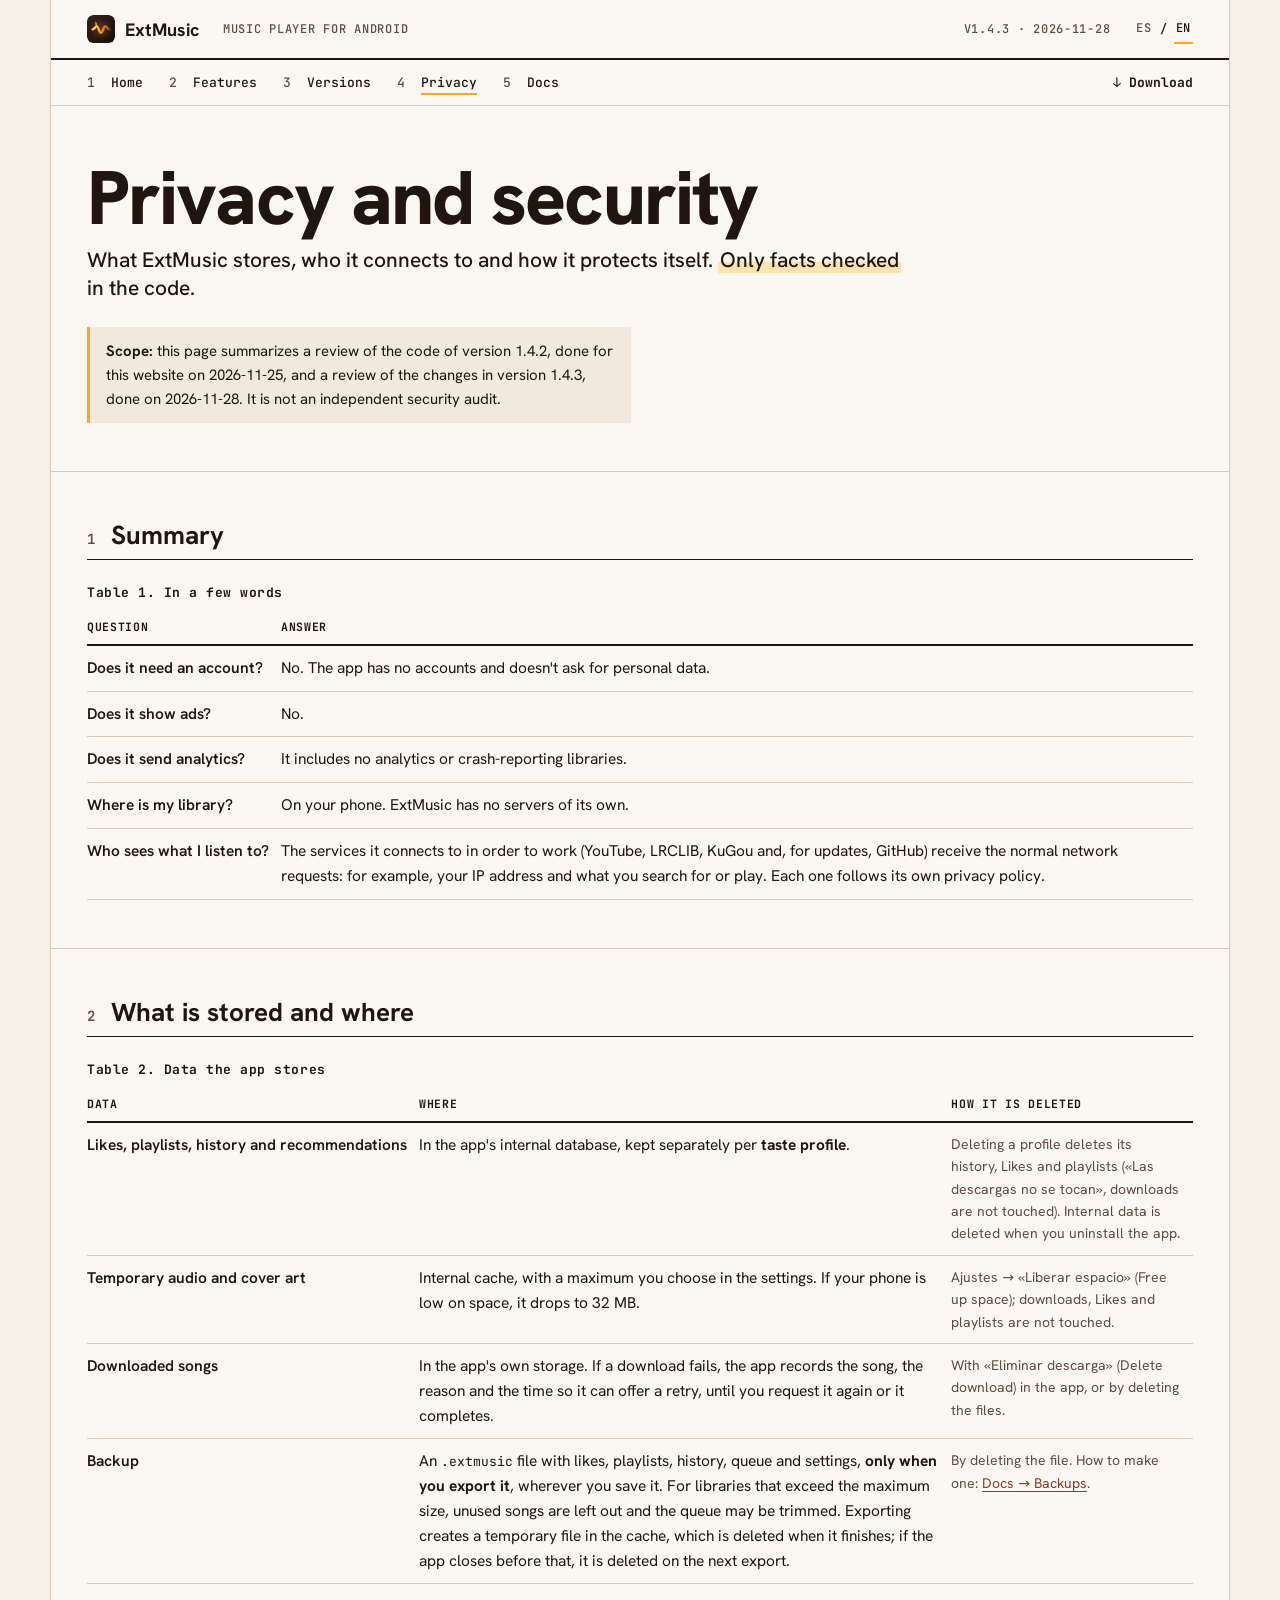
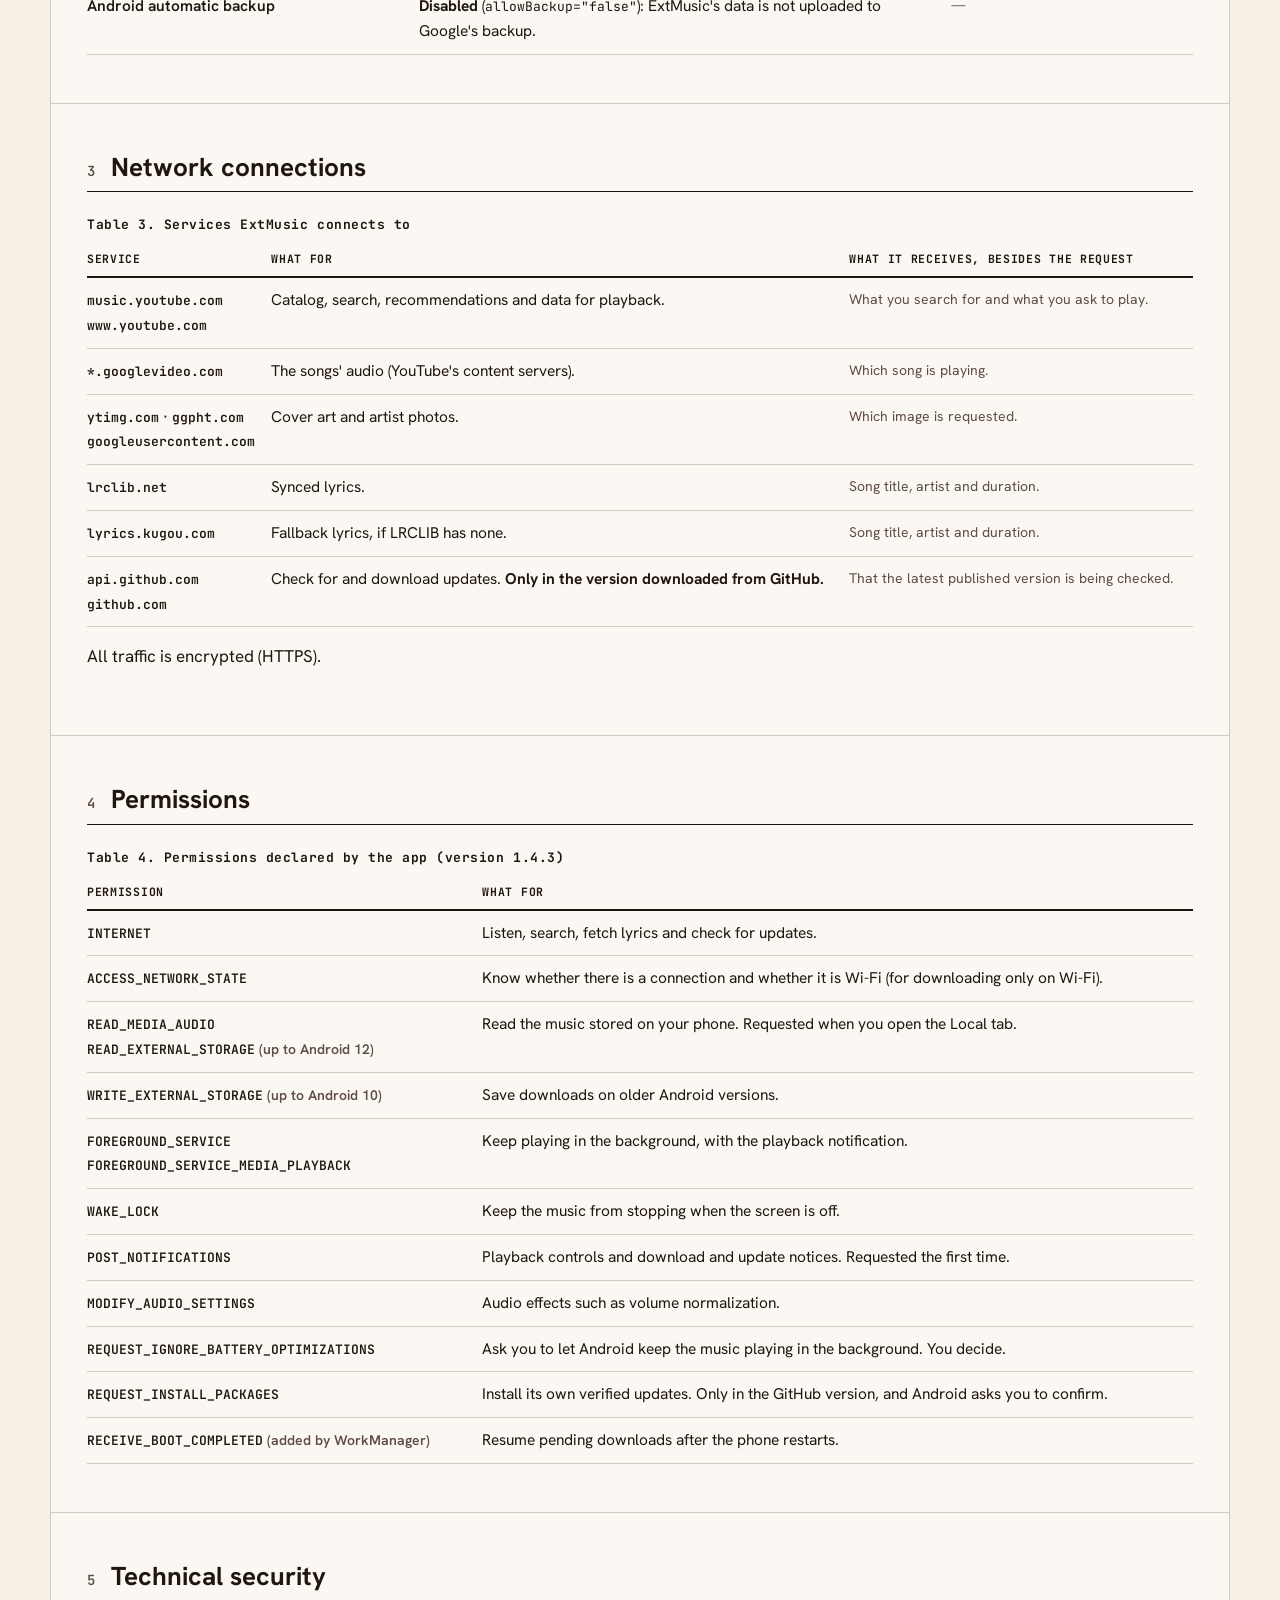
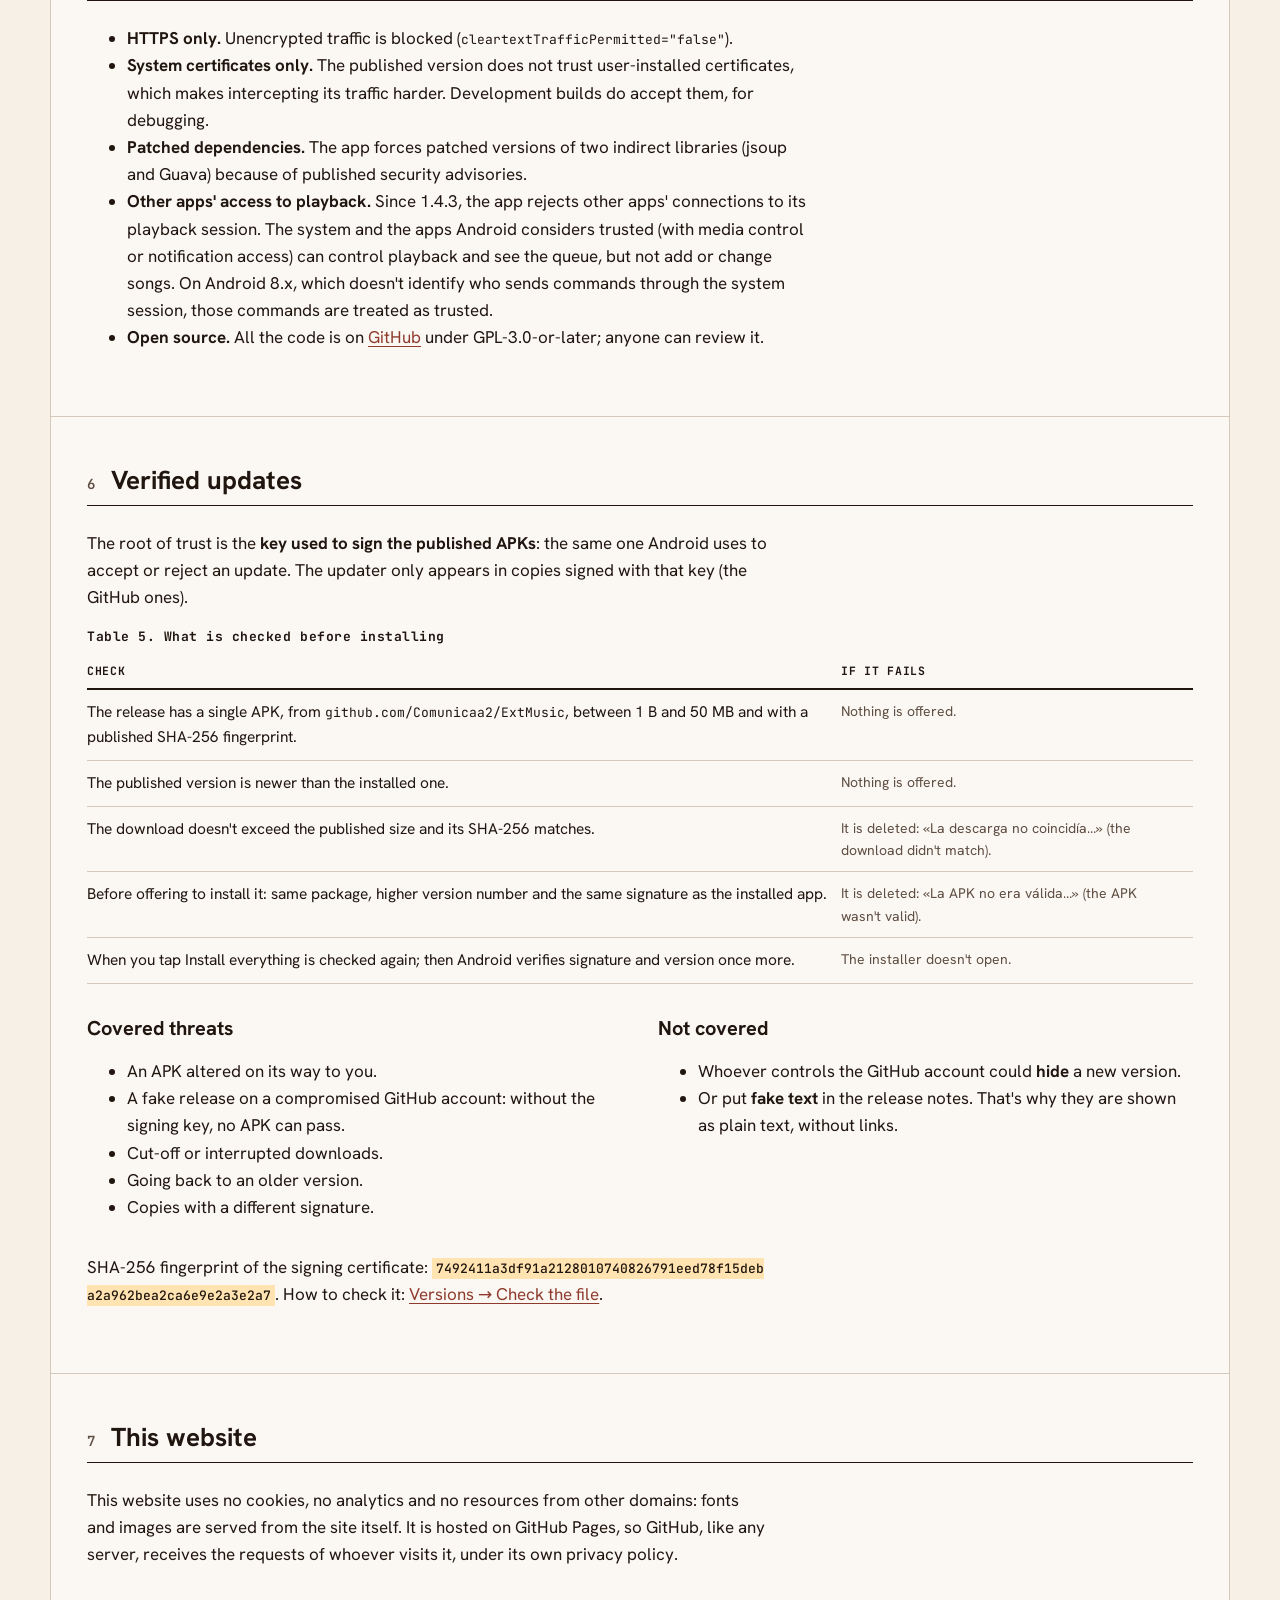
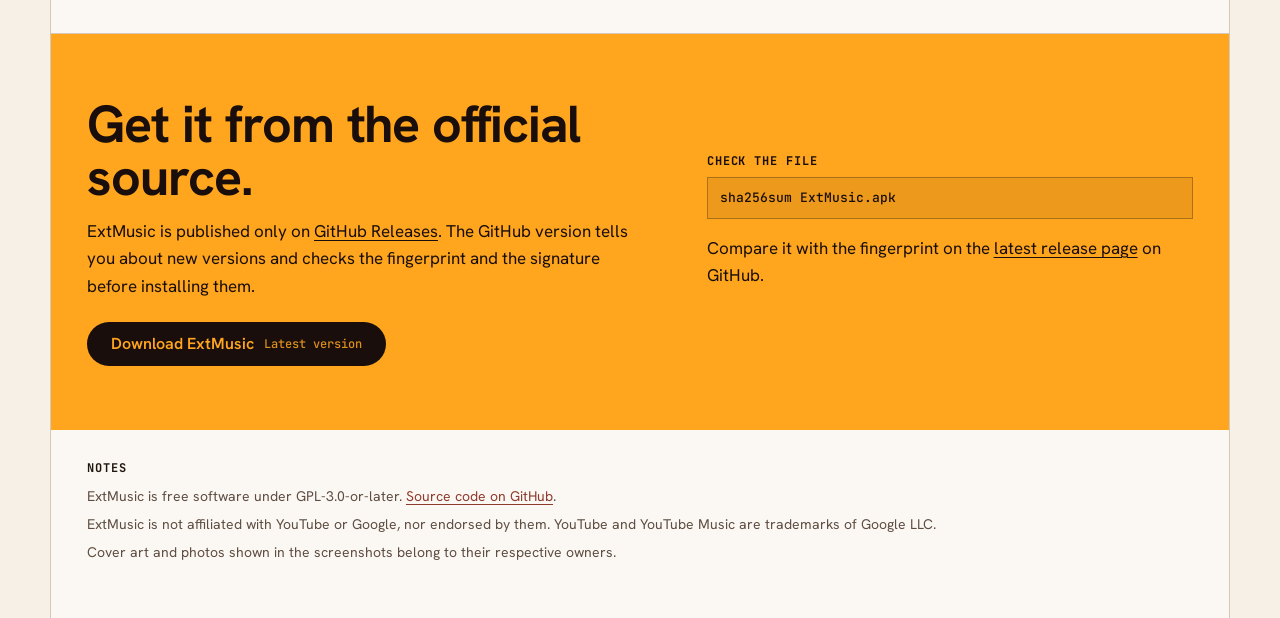
<file: en/privacy.html>
<!DOCTYPE html>
<html lang="en">
<head>
<meta charset="utf-8">
<meta name="viewport" content="width=device-width, initial-scale=1">
<title>Privacy and security · ExtMusic</title>
<meta name="description" content="What data ExtMusic stores and where, which services it connects to, which permissions it requests and how it verifies its updates. Facts checked in the app's code, reviewed up to version 1.4.3.">
<link rel="canonical" href="https://comunicaa2.github.io/ExtMusic-web/en/privacy.html">
<link rel="alternate" hreflang="es" href="https://comunicaa2.github.io/ExtMusic-web/privacidad.html">
<link rel="alternate" hreflang="en" href="https://comunicaa2.github.io/ExtMusic-web/en/privacy.html">
<link rel="alternate" hreflang="x-default" href="https://comunicaa2.github.io/ExtMusic-web/privacidad.html">
<meta name="theme-color" content="#fbf8f3" media="(prefers-color-scheme: light)">
<meta name="theme-color" content="#190e0b" media="(prefers-color-scheme: dark)">
<meta name="color-scheme" content="light dark">
<link rel="icon" href="../assets/img/icono.svg" type="image/svg+xml">
<link rel="icon" href="../assets/img/icono-32.png" sizes="32x32" type="image/png">
<link rel="apple-touch-icon" href="../assets/img/apple-touch-icon.png">
<meta property="og:type" content="website">
<meta property="og:locale" content="en_US">
<meta property="og:locale:alternate" content="es_ES">
<meta property="og:site_name" content="ExtMusic">
<meta property="og:title" content="Privacy and security · ExtMusic">
<meta property="og:description" content="No account, no ads and no analytics. What ExtMusic stores, who it connects to and which permissions it requests.">
<meta property="og:url" content="https://comunicaa2.github.io/ExtMusic-web/en/privacy.html">
<meta property="og:image" content="https://comunicaa2.github.io/ExtMusic-web/assets/img/icono-512.png">
<meta property="og:image:alt" content="ExtMusic icon: an amber wave on a dark brown background">
<meta name="twitter:card" content="summary">
<link rel="preload" href="../assets/fonts/hanken-grotesk.woff2" as="font" type="font/woff2" crossorigin>
<link rel="stylesheet" href="../assets/css/extmusic.css">
</head>
<body>
<a class="salto" href="#content">Skip to content</a>
<div class="hoja">

<header>
  <div class="marco doc">
    <a class="marca" href="index.html" aria-label="ExtMusic, home"><img src="../assets/img/icono.svg" alt="" width="28" height="28">ExtMusic</a>
    <span class="doc__tipo">Music player for Android</span>
    <span class="doc__rev"><!-- auto:rev -->v1.4.3 · 2026-11-28<!-- /auto:rev --></span>
    <div class="idioma" role="group" aria-label="Language">
      <a href="../privacidad.html" lang="es" hreflang="es">ES<span class="visualmente-oculto"> (Español)</span></a>
      <span aria-hidden="true">/</span>
      <a href="privacy.html" aria-current="true" lang="en">EN</a>
    </div>
  </div>
  <nav class="marco indice" aria-label="Main">
    <ol>
      <li><a href="index.html">Home</a></li>
      <li><a href="index.html#features">Features</a></li>
      <li><a href="versions.html">Versions</a></li>
      <li><a href="privacy.html" aria-current="page">Privacy</a></li>
      <li><a href="docs.html">Docs</a></li>
      <li class="indice__descarga"><a href="#download">↓ Download</a></li>
    </ol>
  </nav>
  <details class="marco menu">
    <summary>Contents</summary>
    <nav aria-label="Main (mobile)">
      <ol>
        <li><a href="index.html">Home</a></li>
        <li><a href="index.html#features">Features</a></li>
        <li><a href="versions.html">Versions</a></li>
        <li><a href="privacy.html" aria-current="page">Privacy</a></li>
        <li><a href="docs.html">Docs</a></li>
        <li><a href="#download">Download</a></li>
      </ol>
    </nav>
  </details>
</header>

<main id="content">
  <section class="marco seccion" aria-labelledby="t-page">
    <h1 class="titular" id="t-page">Privacy and security</h1>
    <p class="subtitulo">What ExtMusic stores, who it connects to and how it protects itself. <span class="marcador">Only facts checked</span> in the code.</p>
    <div class="aviso"><p><strong>Scope:</strong> this page summarizes a review of the code of version 1.4.2, done for this website on 2026-11-25, and a review of the changes in version 1.4.3, done on 2026-11-28. It is not an independent security audit.</p></div>
  </section>

  <section class="marco seccion" id="summary" aria-labelledby="t-summary">
    <h2 class="titulo-sec" id="t-summary"><span class="titulo-sec__num">1</span>Summary</h2>
    <div class="tabla">
      <table class="datos">
        <caption>Table 1. In a few words</caption>
        <thead><tr><th scope="col">Question</th><th scope="col">Answer</th></tr></thead>
        <tbody>
          <tr><th scope="row">Does it need an account?</th><td>No. The app has no accounts and doesn't ask for personal data.</td></tr>
          <tr><th scope="row">Does it show ads?</th><td>No.</td></tr>
          <tr><th scope="row">Does it send analytics?</th><td>It includes no analytics or crash-reporting libraries.</td></tr>
          <tr><th scope="row">Where is my library?</th><td>On your phone. ExtMusic has no servers of its own.</td></tr>
          <tr><th scope="row">Who sees what I listen to?</th><td>The services it connects to in order to work (YouTube, LRCLIB, KuGou and, for updates, GitHub) receive the normal network requests: for example, your IP address and what you search for or play. Each one follows its own privacy policy.</td></tr>
        </tbody>
      </table>
    </div>
  </section>

  <section class="marco seccion" id="data" aria-labelledby="t-data">
    <h2 class="titulo-sec" id="t-data"><span class="titulo-sec__num">2</span>What is stored and where</h2>
    <div class="tabla">
      <table class="datos datos--apilable">
        <caption>Table 2. Data the app stores</caption>
        <thead><tr><th scope="col">Data</th><th scope="col">Where</th><th scope="col">How it is deleted</th></tr></thead>
        <tbody>
          <tr><th scope="row">Likes, playlists, history and recommendations</th><td>In the app's internal database, kept separately per <strong>taste profile</strong>.</td><td class="nota">Deleting a profile deletes its history, Likes and playlists («Las descargas no se tocan», downloads are not touched). Internal data is deleted when you uninstall the app.</td></tr>
          <tr><th scope="row">Temporary audio and cover art</th><td>Internal cache, with a maximum you choose in the settings. If your phone is low on space, it drops to 32 MB.</td><td class="nota">Ajustes → «Liberar espacio» (Free up space); downloads, Likes and playlists are not touched.</td></tr>
          <tr><th scope="row">Downloaded songs</th><td>In the app's own storage. If a download fails, the app records the song, the reason and the time so it can offer a retry, until you request it again or it completes.</td><td class="nota">With «Eliminar descarga» (Delete download) in the app, or by deleting the files.</td></tr>
          <tr><th scope="row">Backup</th><td>An <code>.extmusic</code> file with likes, playlists, history, queue and settings, <strong>only when you export it</strong>, wherever you save it. For libraries that exceed the maximum size, unused songs are left out and the queue may be trimmed. Exporting creates a temporary file in the cache, which is deleted when it finishes; if the app closes before that, it is deleted on the next export.</td><td class="nota">By deleting the file. How to make one: <a href="docs.html#backups">Docs → Backups</a>.</td></tr>
          <tr><th scope="row">Android automatic backup</th><td><strong>Disabled</strong> (<code>allowBackup="false"</code>): ExtMusic's data is not uploaded to Google's backup.</td><td class="nota nota--vacia">—</td></tr>
        </tbody>
      </table>
    </div>
  </section>

  <section class="marco seccion" id="connections" aria-labelledby="t-connections">
    <h2 class="titulo-sec" id="t-connections"><span class="titulo-sec__num">3</span>Network connections</h2>
    <div class="tabla">
      <table class="datos datos--apilable">
        <caption>Table 3. Services ExtMusic connects to</caption>
        <thead><tr><th scope="col">Service</th><th scope="col">What for</th><th scope="col">What it receives, besides the request</th></tr></thead>
        <tbody>
          <tr><th scope="row"><code>music.youtube.com</code><br><code>www.youtube.com</code></th><td>Catalog, search, recommendations and data for playback.</td><td class="nota">What you search for and what you ask to play.</td></tr>
          <tr><th scope="row"><code>*.googlevideo.com</code></th><td>The songs' audio (YouTube's content servers).</td><td class="nota">Which song is playing.</td></tr>
          <tr><th scope="row"><code>ytimg.com</code> · <code>ggpht.com</code><br><code>googleusercontent.com</code></th><td>Cover art and artist photos.</td><td class="nota">Which image is requested.</td></tr>
          <tr><th scope="row"><code>lrclib.net</code></th><td>Synced lyrics.</td><td class="nota">Song title, artist and duration.</td></tr>
          <tr><th scope="row"><code>lyrics.kugou.com</code></th><td>Fallback lyrics, if LRCLIB has none.</td><td class="nota">Song title, artist and duration.</td></tr>
          <tr><th scope="row"><code>api.github.com</code><br><code>github.com</code></th><td>Check for and download updates. <strong>Only in the version downloaded from GitHub.</strong></td><td class="nota">That the latest published version is being checked.</td></tr>
        </tbody>
      </table>
    </div>
    <p class="mt-4">All traffic is encrypted (HTTPS).</p>
  </section>

  <section class="marco seccion" id="permissions" aria-labelledby="t-permissions">
    <h2 class="titulo-sec" id="t-permissions"><span class="titulo-sec__num">4</span>Permissions</h2>
    <div class="tabla">
      <table class="datos">
        <caption>Table 4. Permissions declared by the app (version 1.4.3)</caption>
        <thead><tr><th scope="col">Permission</th><th scope="col">What for</th></tr></thead>
        <tbody>
          <tr><th scope="row"><code>INTERNET</code></th><td>Listen, search, fetch lyrics and check for updates.</td></tr>
          <tr><th scope="row"><code>ACCESS_NETWORK_STATE</code></th><td>Know whether there is a connection and whether it is Wi-Fi (for downloading only on Wi-Fi).</td></tr>
          <tr><th scope="row"><code>READ_MEDIA_AUDIO</code><br><code>READ_EXTERNAL_STORAGE</code> <span class="nota">(up to Android 12)</span></th><td>Read the music stored on your phone. Requested when you open the Local tab.</td></tr>
          <tr><th scope="row"><code>WRITE_EXTERNAL_STORAGE</code> <span class="nota">(up to Android 10)</span></th><td>Save downloads on older Android versions.</td></tr>
          <tr><th scope="row"><code>FOREGROUND_SERVICE</code><br><code>FOREGROUND_SERVICE_MEDIA_PLAYBACK</code></th><td>Keep playing in the background, with the playback notification.</td></tr>
          <tr><th scope="row"><code>WAKE_LOCK</code></th><td>Keep the music from stopping when the screen is off.</td></tr>
          <tr><th scope="row"><code>POST_NOTIFICATIONS</code></th><td>Playback controls and download and update notices. Requested the first time.</td></tr>
          <tr><th scope="row"><code>MODIFY_AUDIO_SETTINGS</code></th><td>Audio effects such as volume normalization.</td></tr>
          <tr><th scope="row"><code>REQUEST_IGNORE_BATTERY_OPTIMIZATIONS</code></th><td>Ask you to let Android keep the music playing in the background. You decide.</td></tr>
          <tr><th scope="row"><code>REQUEST_INSTALL_PACKAGES</code></th><td>Install its own verified updates. Only in the GitHub version, and Android asks you to confirm.</td></tr>
          <tr><th scope="row"><code>RECEIVE_BOOT_COMPLETED</code> <span class="nota">(added by WorkManager)</span></th><td>Resume pending downloads after the phone restarts.</td></tr>
        </tbody>
      </table>
    </div>
  </section>

  <section class="marco seccion" id="security" aria-labelledby="t-security">
    <h2 class="titulo-sec" id="t-security"><span class="titulo-sec__num">5</span>Technical security</h2>
    <ul>
      <li><strong>HTTPS only.</strong> Unencrypted traffic is blocked (<code>cleartextTrafficPermitted="false"</code>).</li>
      <li><strong>System certificates only.</strong> The published version does not trust user-installed certificates, which makes intercepting its traffic harder. Development builds do accept them, for debugging.</li>
      <li><strong>Patched dependencies.</strong> The app forces patched versions of two indirect libraries (jsoup and Guava) because of published security advisories.</li>
      <li><strong>Other apps' access to playback.</strong> Since 1.4.3, the app rejects other apps' connections to its playback session. The system and the apps Android considers trusted (with media control or notification access) can control playback and see the queue, but not add or change songs. On Android 8.x, which doesn't identify who sends commands through the system session, those commands are treated as trusted.</li>
      <li><strong>Open source.</strong> All the code is on <a href="https://github.com/Comunicaa2/ExtMusic">GitHub</a> under GPL-3.0-or-later; anyone can review it.</li>
    </ul>
  </section>

  <section class="marco seccion" id="updates" aria-labelledby="t-updates">
    <h2 class="titulo-sec" id="t-updates"><span class="titulo-sec__num">6</span>Verified updates</h2>
    <p>The root of trust is the <strong>key used to sign the published APKs</strong>: the same one Android uses to accept or reject an update. The updater only appears in copies signed with that key (the GitHub ones).</p>
    <div class="tabla">
      <table class="datos">
        <caption>Table 5. What is checked before installing</caption>
        <thead><tr><th scope="col">Check</th><th scope="col">If it fails</th></tr></thead>
        <tbody>
          <tr><td>The release has a single APK, from <code>github.com/Comunicaa2/ExtMusic</code>, between 1 B and 50 MB and with a published SHA-256 fingerprint.</td><td class="nota">Nothing is offered.</td></tr>
          <tr><td>The published version is newer than the installed one.</td><td class="nota">Nothing is offered.</td></tr>
          <tr><td>The download doesn't exceed the published size and its SHA-256 matches.</td><td class="nota">It is deleted: «La descarga no coincidía…» (the download didn't match).</td></tr>
          <tr><td>Before offering to install it: same package, higher version number and the same signature as the installed app.</td><td class="nota">It is deleted: «La APK no era válida…» (the APK wasn't valid).</td></tr>
          <tr><td>When you tap Install everything is checked again; then Android verifies signature and version once more.</td><td class="nota">The installer doesn't open.</td></tr>
        </tbody>
      </table>
    </div>
    <div class="dos-col mt-6">
      <div>
        <h3>Covered threats</h3>
        <ul>
          <li>An APK altered on its way to you.</li>
          <li>A fake release on a compromised GitHub account: without the signing key, no APK can pass.</li>
          <li>Cut-off or interrupted downloads.</li>
          <li>Going back to an older version.</li>
          <li>Copies with a different signature.</li>
        </ul>
      </div>
      <div>
        <h3>Not covered</h3>
        <ul>
          <li>Whoever controls the GitHub account could <strong>hide</strong> a new version.</li>
          <li>Or put <strong>fake text</strong> in the release notes. That's why they are shown as plain text, without links.</li>
        </ul>
      </div>
    </div>
    <p class="mt-4">SHA-256 fingerprint of the signing certificate: <span class="hash">7492411a3df91a2128010740826791eed78f15deba2a962bea2ca6e9e2a3e2a7</span>. How to check it: <a href="versions.html#verify">Versions → Check the file</a>.</p>
  </section>

  <section class="marco seccion" id="website" aria-labelledby="t-website">
    <h2 class="titulo-sec" id="t-website"><span class="titulo-sec__num">7</span>This website</h2>
    <p>This website uses no cookies, no analytics and no resources from other domains: fonts and images are served from the site itself. It is hosted on GitHub Pages, so GitHub, like any server, receives the requests of whoever visits it, under its own privacy policy.</p>
  </section>

  <section class="bloque-descarga" id="download" aria-labelledby="t-download">
    <div class="marco bloque-descarga__rejilla">
      <div>
        <h2 id="t-download">Get it from the official source.</h2>
        <p>ExtMusic is published only on <a href="https://github.com/Comunicaa2/ExtMusic/releases">GitHub Releases</a>. The GitHub version tells you about new versions and checks the fingerprint and the signature before installing them.</p>
        <a class="boton" href="https://github.com/Comunicaa2/ExtMusic/releases/latest/download/ExtMusic.apk">Download ExtMusic <span class="boton__detalle">Latest version</span></a>
      </div>
      <div>
        <p class="etiqueta m-0">Check the file</p>
        <pre class="codigo">sha256sum ExtMusic.apk</pre>
        <p class="mt-4">Compare it with the fingerprint on the <a href="https://github.com/Comunicaa2/ExtMusic/releases/latest">latest release page</a> on GitHub.</p>
      </div>
    </div>
  </section>
</main>

<footer class="marco pie">
  <p class="etiqueta">Notes</p>
  <p>ExtMusic is free software under GPL-3.0-or-later. <a href="https://github.com/Comunicaa2/ExtMusic">Source code on GitHub</a>.</p>
  <p>ExtMusic is not affiliated with YouTube or Google, nor endorsed by them. YouTube and YouTube Music are trademarks of Google LLC.</p>
  <p>Cover art and photos shown in the screenshots belong to their respective owners.</p>
</footer>
</div>
<script>
  // Closes the mobile menu when a section is chosen. Without JavaScript the menu works the same.
  document.querySelector(".menu")?.addEventListener("click", e => { if (e.target.closest("a")) e.currentTarget.open = false; });
</script>
</body>
</html>
</file>
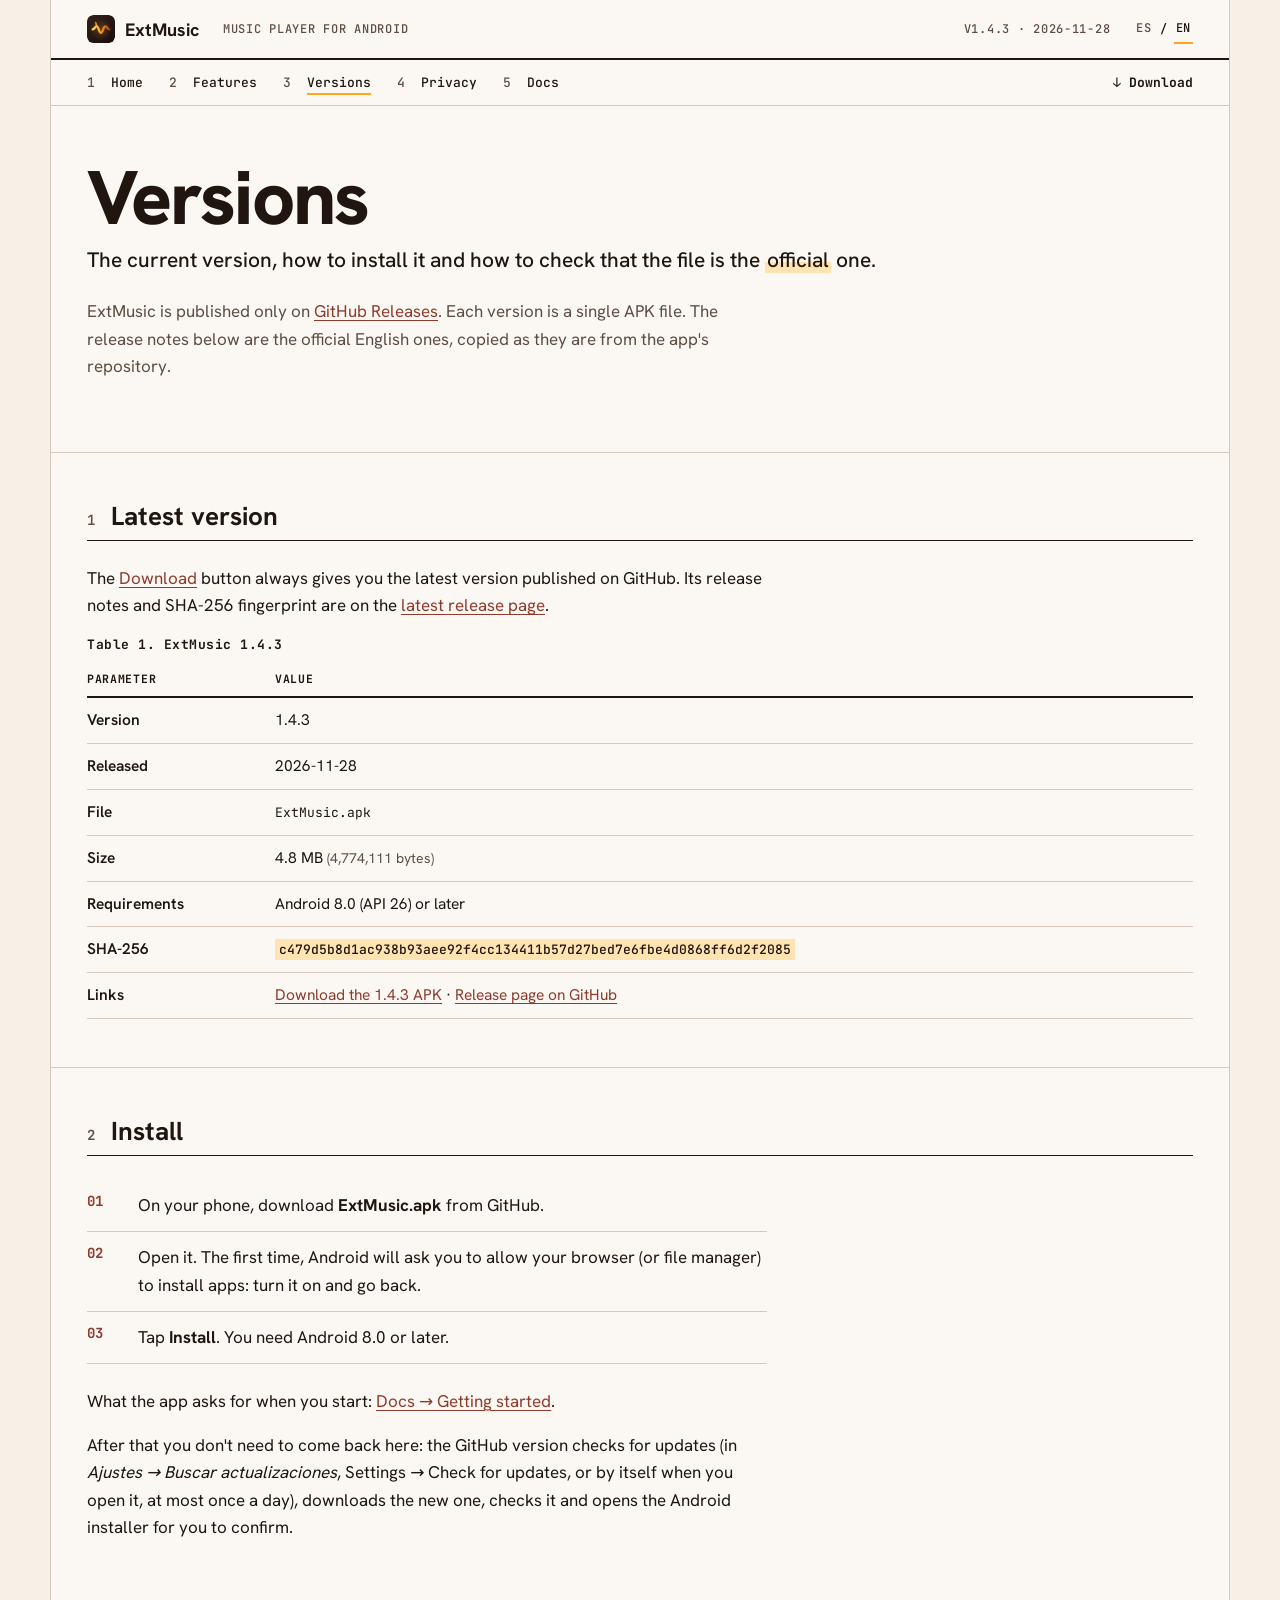
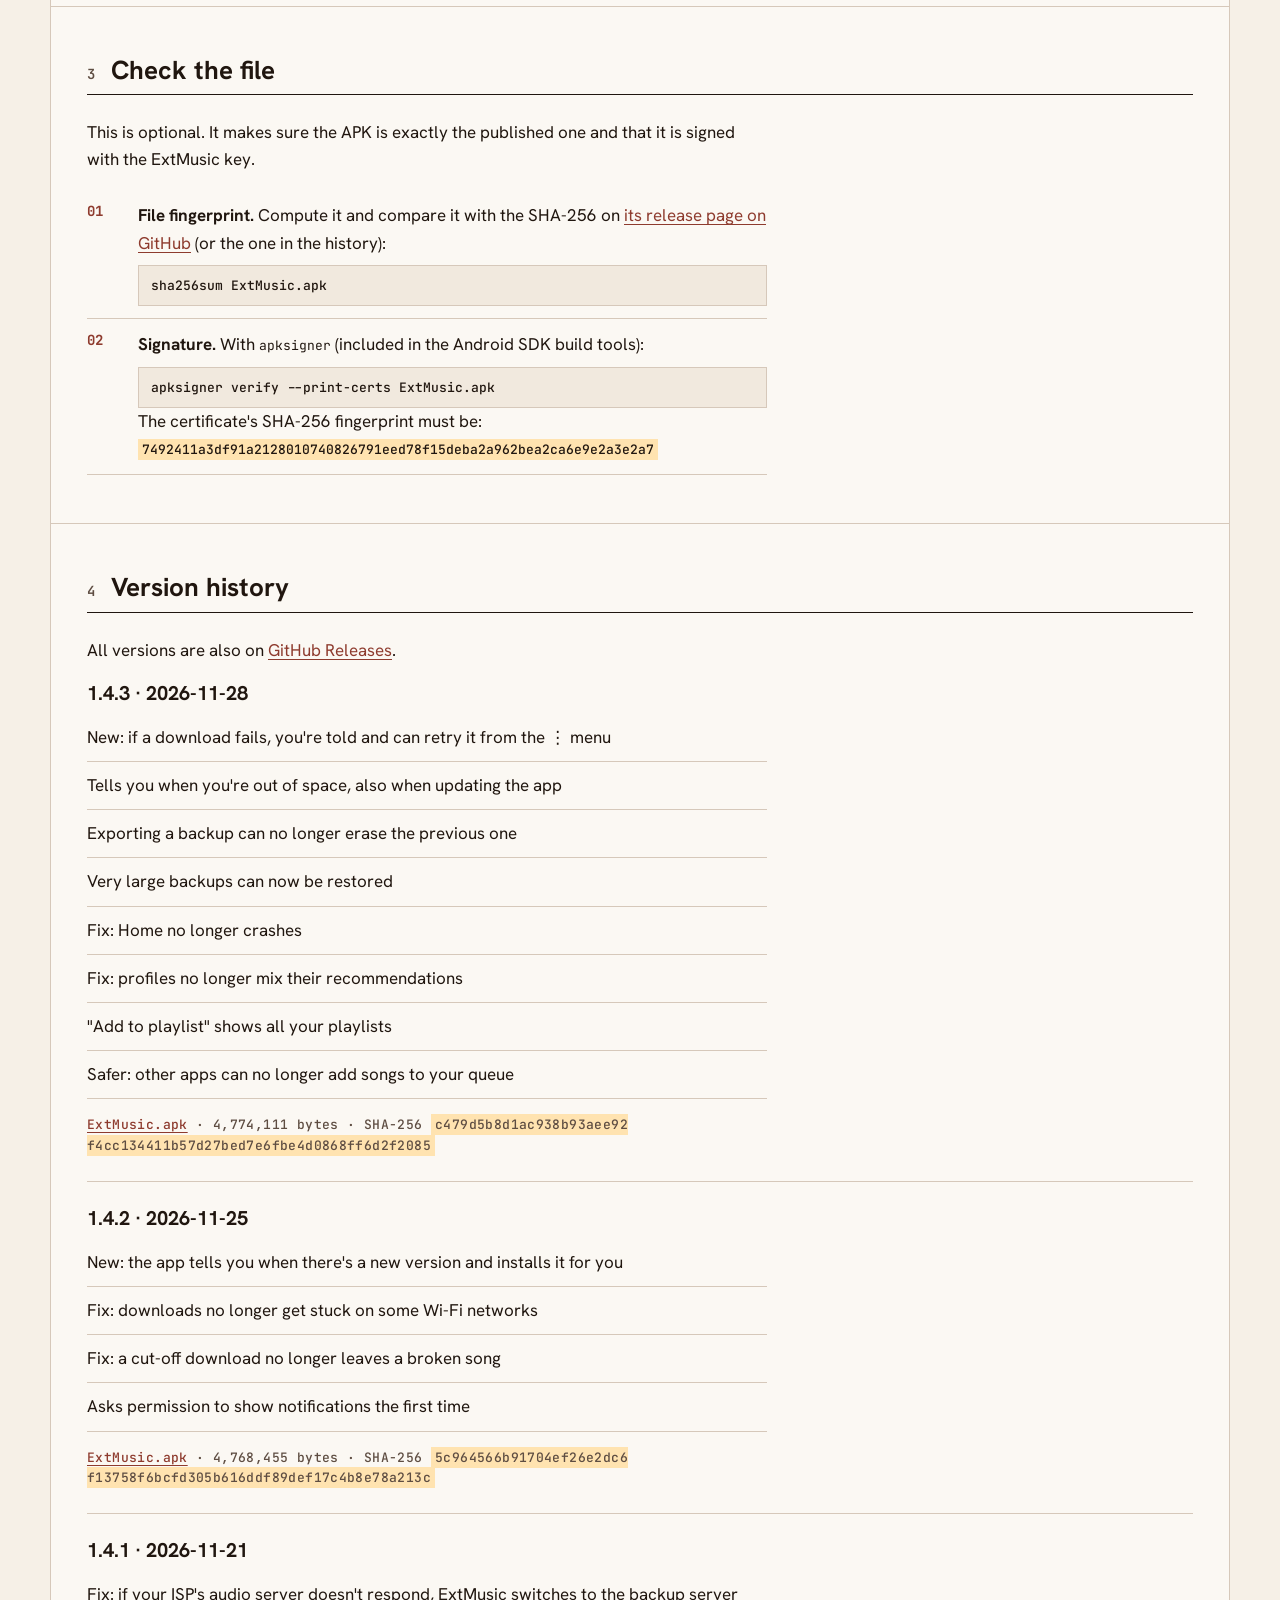
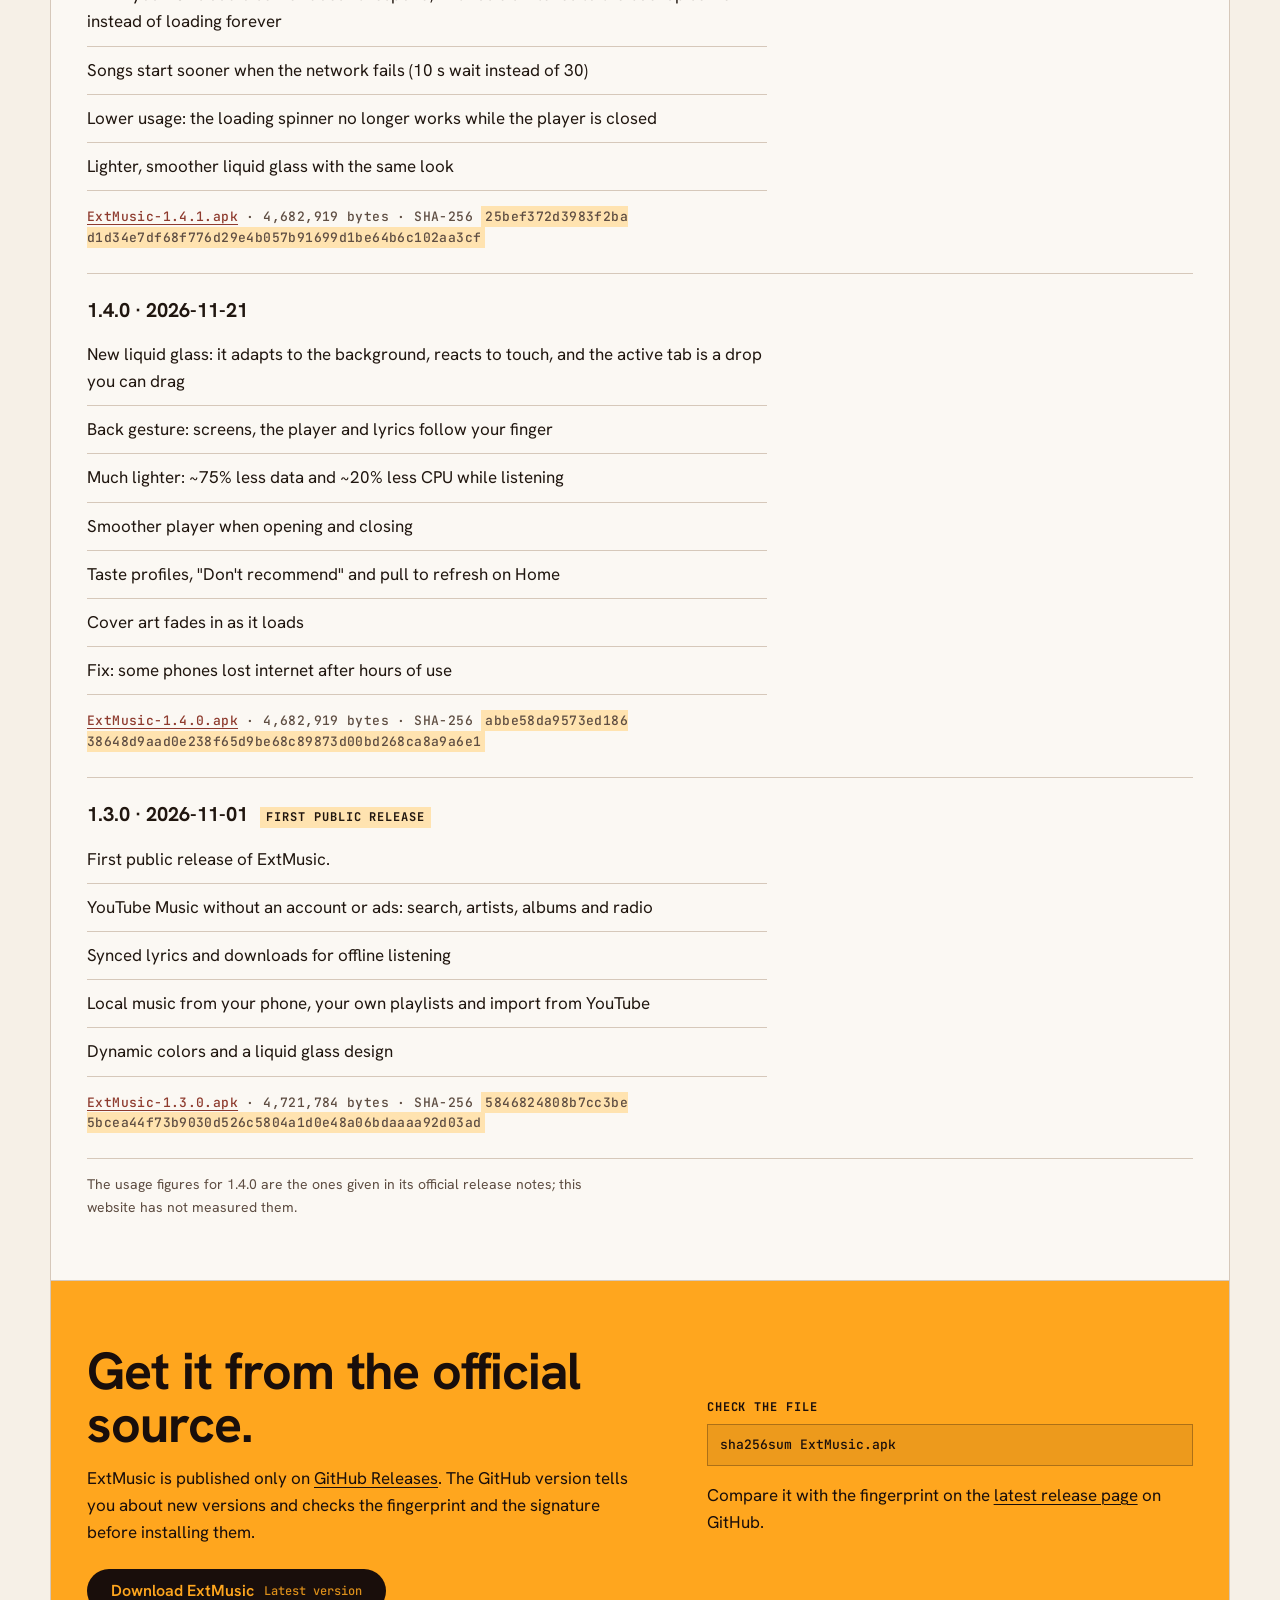
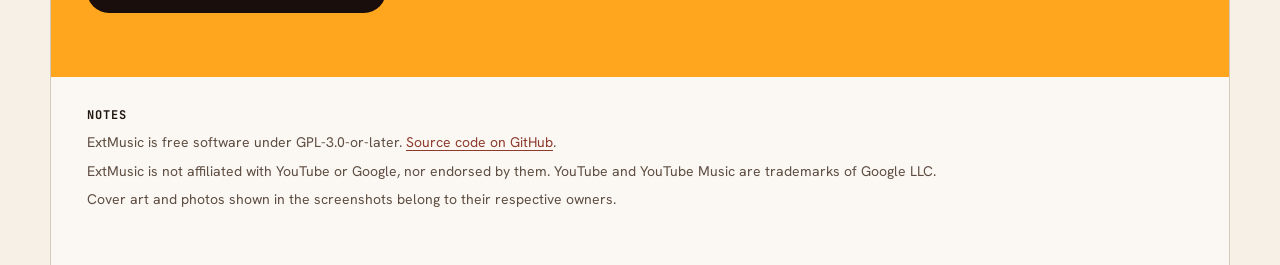
<file: en/versions.html>
<!DOCTYPE html>
<html lang="en">
<head>
<meta charset="utf-8">
<meta name="viewport" content="width=device-width, initial-scale=1">
<title>Versions and downloads · ExtMusic</title>
<meta name="description" content="Download ExtMusic for Android and browse the version history with official release notes, sizes and SHA-256 fingerprints to check each file.">
<link rel="canonical" href="https://comunicaa2.github.io/ExtMusic-web/en/versions.html">
<link rel="alternate" hreflang="es" href="https://comunicaa2.github.io/ExtMusic-web/versiones.html">
<link rel="alternate" hreflang="en" href="https://comunicaa2.github.io/ExtMusic-web/en/versions.html">
<link rel="alternate" hreflang="x-default" href="https://comunicaa2.github.io/ExtMusic-web/versiones.html">
<meta name="theme-color" content="#fbf8f3" media="(prefers-color-scheme: light)">
<meta name="theme-color" content="#190e0b" media="(prefers-color-scheme: dark)">
<meta name="color-scheme" content="light dark">
<link rel="icon" href="../assets/img/icono.svg" type="image/svg+xml">
<link rel="icon" href="../assets/img/icono-32.png" sizes="32x32" type="image/png">
<link rel="apple-touch-icon" href="../assets/img/apple-touch-icon.png">
<meta property="og:type" content="website">
<meta property="og:locale" content="en_US">
<meta property="og:locale:alternate" content="es_ES">
<meta property="og:site_name" content="ExtMusic">
<meta property="og:title" content="Versions and downloads · ExtMusic">
<meta property="og:description" content="ExtMusic for Android: official download, release notes and SHA-256 fingerprints.">
<meta property="og:url" content="https://comunicaa2.github.io/ExtMusic-web/en/versions.html">
<meta property="og:image" content="https://comunicaa2.github.io/ExtMusic-web/assets/img/icono-512.png">
<meta property="og:image:alt" content="ExtMusic icon: an amber wave on a dark brown background">
<meta name="twitter:card" content="summary">
<link rel="preload" href="../assets/fonts/hanken-grotesk.woff2" as="font" type="font/woff2" crossorigin>
<link rel="stylesheet" href="../assets/css/extmusic.css">
</head>
<body>
<a class="salto" href="#content">Skip to content</a>
<div class="hoja">

<header>
  <div class="marco doc">
    <a class="marca" href="index.html" aria-label="ExtMusic, home"><img src="../assets/img/icono.svg" alt="" width="28" height="28">ExtMusic</a>
    <span class="doc__tipo">Music player for Android</span>
    <span class="doc__rev"><!-- auto:rev -->v1.4.3 · 2026-11-28<!-- /auto:rev --></span>
    <div class="idioma" role="group" aria-label="Language">
      <a href="../versiones.html" lang="es" hreflang="es">ES<span class="visualmente-oculto"> (Español)</span></a>
      <span aria-hidden="true">/</span>
      <a href="versions.html" aria-current="true" lang="en">EN</a>
    </div>
  </div>
  <nav class="marco indice" aria-label="Main">
    <ol>
      <li><a href="index.html">Home</a></li>
      <li><a href="index.html#features">Features</a></li>
      <li><a href="versions.html" aria-current="page">Versions</a></li>
      <li><a href="privacy.html">Privacy</a></li>
      <li><a href="docs.html">Docs</a></li>
      <li class="indice__descarga"><a href="#download">↓ Download</a></li>
    </ol>
  </nav>
  <details class="marco menu">
    <summary>Contents</summary>
    <nav aria-label="Main (mobile)">
      <ol>
        <li><a href="index.html">Home</a></li>
        <li><a href="index.html#features">Features</a></li>
        <li><a href="versions.html" aria-current="page">Versions</a></li>
        <li><a href="privacy.html">Privacy</a></li>
        <li><a href="docs.html">Docs</a></li>
        <li><a href="#download">Download</a></li>
      </ol>
    </nav>
  </details>
</header>

<main id="content">
  <section class="marco seccion" aria-labelledby="t-page">
    <h1 class="titular" id="t-page">Versions</h1>
    <p class="subtitulo">The current version, how to install it and how to check that the file is the <span class="marcador">official</span> one.</p>
    <p class="desc">ExtMusic is published only on <a href="https://github.com/Comunicaa2/ExtMusic/releases">GitHub Releases</a>. Each version is a single APK file. The release notes below are the official English ones, copied as they are from the app's repository.</p>
  </section>

  <section class="marco seccion" id="current" aria-labelledby="t-current">
    <h2 class="titulo-sec" id="t-current"><span class="titulo-sec__num">1</span>Latest version</h2>
    <p>The <a href="#download">Download</a> button always gives you the latest version published on GitHub. Its release notes and SHA-256 fingerprint are on the <a href="https://github.com/Comunicaa2/ExtMusic/releases/latest">latest release page</a>.</p>
    <div class="tabla">
      <table class="datos">
        <!-- auto:actual -->
        <caption>Table 1. ExtMusic 1.4.3</caption>
        <thead><tr><th scope="col">Parameter</th><th scope="col">Value</th></tr></thead>
        <tbody>
          <tr><th scope="row">Version</th><td>1.4.3</td></tr>
          <tr><th scope="row">Released</th><td>2026-11-28</td></tr>
          <tr><th scope="row">File</th><td><code>ExtMusic.apk</code></td></tr>
          <tr><th scope="row">Size</th><td>4.8 MB <span class="nota">(4,774,111 bytes)</span></td></tr>
          <tr><th scope="row">Requirements</th><td>Android 8.0 (API 26) or later</td></tr>
          <tr><th scope="row">SHA-256</th><td><span class="hash">c479d5b8d1ac938b93aee92f4cc134411b57d27bed7e6fbe4d0868ff6d2f2085</span></td></tr>
          <tr><th scope="row">Links</th><td><a href="https://github.com/Comunicaa2/ExtMusic/releases/download/v1.4.3/ExtMusic.apk">Download the 1.4.3 APK</a> · <a href="https://github.com/Comunicaa2/ExtMusic/releases/tag/v1.4.3">Release page on GitHub</a></td></tr>
        </tbody>
        <!-- /auto:actual -->
      </table>
    </div>
  </section>

  <section class="marco seccion" id="install" aria-labelledby="t-install">
    <h2 class="titulo-sec" id="t-install"><span class="titulo-sec__num">2</span>Install</h2>
    <ol class="pasos">
      <li><div>On your phone, download <strong>ExtMusic.apk</strong> from GitHub.</div></li>
      <li><div>Open it. The first time, Android will ask you to allow your browser (or file manager) to install apps: turn it on and go back.</div></li>
      <li><div>Tap <strong>Install</strong>. You need Android 8.0 or later.</div></li>
    </ol>
    <p class="mt-5">What the app asks for when you start: <a href="docs.html#getting-started">Docs → Getting started</a>.</p>
    <p>After that you don't need to come back here: the GitHub version checks for updates (in <em>Ajustes → Buscar actualizaciones</em>, Settings → Check for updates, or by itself when you open it, at most once a day), downloads the new one, checks it and opens the Android installer for you to confirm.</p>
  </section>

  <section class="marco seccion" id="verify" aria-labelledby="t-verify">
    <h2 class="titulo-sec" id="t-verify"><span class="titulo-sec__num">3</span>Check the file</h2>
    <p>This is optional. It makes sure the APK is exactly the published one and that it is signed with the ExtMusic key.</p>
    <ol class="pasos">
      <li><div><strong>File fingerprint.</strong> Compute it and compare it with the SHA-256 on <a href="https://github.com/Comunicaa2/ExtMusic/releases/latest">its release page on GitHub</a> (or the one in the history):<pre class="codigo">sha256sum ExtMusic.apk</pre></div></li>
      <li><div><strong>Signature.</strong> With <code>apksigner</code> (included in the Android SDK build tools):<pre class="codigo">apksigner verify --print-certs ExtMusic.apk</pre>The certificate's SHA-256 fingerprint must be:<br><span class="hash">7492411a3df91a2128010740826791eed78f15deba2a962bea2ca6e9e2a3e2a7</span></div></li>
    </ol>
  </section>

  <section class="marco seccion" id="history" aria-labelledby="t-history">
    <h2 class="titulo-sec" id="t-history"><span class="titulo-sec__num">4</span>Version history</h2>
    <p>All versions are also on <a href="https://github.com/Comunicaa2/ExtMusic/releases">GitHub Releases</a>.</p>
    <!-- auto:historial -->
    <article class="version" id="v1-4-3" aria-labelledby="t-143">
      <h3 id="t-143">1.4.3 · 2026-11-28</h3>
      <ul class="novedades">
        <li>New: if a download fails, you're told and can retry it from the ⋮ menu</li>
        <li>Tells you when you're out of space, also when updating the app</li>
        <li>Exporting a backup can no longer erase the previous one</li>
        <li>Very large backups can now be restored</li>
        <li>Fix: Home no longer crashes</li>
        <li>Fix: profiles no longer mix their recommendations</li>
        <li>"Add to playlist" shows all your playlists</li>
        <li>Safer: other apps can no longer add songs to your queue</li>
      </ul>
      <p class="hechos"><a href="https://github.com/Comunicaa2/ExtMusic/releases/download/v1.4.3/ExtMusic.apk">ExtMusic.apk</a> · 4,774,111 bytes · SHA-256 <span class="hash">c479d5b8d1ac938b93aee92f4cc134411b57d27bed7e6fbe4d0868ff6d2f2085</span></p>
    </article>
    <article class="version" id="v1-4-2" aria-labelledby="t-142">
      <h3 id="t-142">1.4.2 · 2026-11-25</h3>
      <ul class="novedades">
        <li>New: the app tells you when there's a new version and installs it for you</li>
        <li>Fix: downloads no longer get stuck on some Wi-Fi networks</li>
        <li>Fix: a cut-off download no longer leaves a broken song</li>
        <li>Asks permission to show notifications the first time</li>
      </ul>
      <p class="hechos"><a href="https://github.com/Comunicaa2/ExtMusic/releases/download/v1.4.2/ExtMusic.apk">ExtMusic.apk</a> · 4,768,455 bytes · SHA-256 <span class="hash">5c964566b91704ef26e2dc6f13758f6bcfd305b616ddf89def17c4b8e78a213c</span></p>
    </article>

    <article class="version" id="v1-4-1" aria-labelledby="t-141">
      <h3 id="t-141">1.4.1 · 2026-11-21</h3>
      <ul class="novedades">
        <li>Fix: if your ISP's audio server doesn't respond, ExtMusic switches to the backup server instead of loading forever</li>
        <li>Songs start sooner when the network fails (10 s wait instead of 30)</li>
        <li>Lower usage: the loading spinner no longer works while the player is closed</li>
        <li>Lighter, smoother liquid glass with the same look</li>
      </ul>
      <p class="hechos"><a href="https://github.com/Comunicaa2/ExtMusic/releases/download/v1.4.1/ExtMusic-1.4.1.apk">ExtMusic-1.4.1.apk</a> · 4,682,919 bytes · SHA-256 <span class="hash">25bef372d3983f2bad1d34e7df68f776d29e4b057b91699d1be64b6c102aa3cf</span></p>
    </article>

    <article class="version" id="v1-4-0" aria-labelledby="t-140">
      <h3 id="t-140">1.4.0 · 2026-11-21</h3>
      <ul class="novedades">
        <li>New liquid glass: it adapts to the background, reacts to touch, and the active tab is a drop you can drag</li>
        <li>Back gesture: screens, the player and lyrics follow your finger</li>
        <li>Much lighter: ~75% less data and ~20% less CPU while listening</li>
        <li>Smoother player when opening and closing</li>
        <li>Taste profiles, "Don't recommend" and pull to refresh on Home</li>
        <li>Cover art fades in as it loads</li>
        <li>Fix: some phones lost internet after hours of use</li>
      </ul>
      <p class="hechos"><a href="https://github.com/Comunicaa2/ExtMusic/releases/download/v1.4.0/ExtMusic-1.4.0.apk">ExtMusic-1.4.0.apk</a> · 4,682,919 bytes · SHA-256 <span class="hash">abbe58da9573ed18638648d9aad0e238f65d9be68c89873d00bd268ca8a9a6e1</span></p>
    </article>

    <article class="version" id="v1-3-0" aria-labelledby="t-130">
      <h3 id="t-130">1.3.0 · 2026-11-01 <span class="etiqueta version__actual">First public release</span></h3>
      <ul class="novedades">
        <li>First public release of ExtMusic.</li>
        <li>YouTube Music without an account or ads: search, artists, albums and radio</li>
        <li>Synced lyrics and downloads for offline listening</li>
        <li>Local music from your phone, your own playlists and import from YouTube</li>
        <li>Dynamic colors and a liquid glass design</li>
      </ul>
      <p class="hechos"><a href="https://github.com/Comunicaa2/ExtMusic/releases/download/v1.3.0/ExtMusic-1.3.0.apk">ExtMusic-1.3.0.apk</a> · 4,721,784 bytes · SHA-256 <span class="hash">5846824808b7cc3be5bcea44f73b9030d526c5804a1d0e48a06bdaaaa92d03ad</span></p>
    </article>

    <p class="nota nota-pie">The usage figures for 1.4.0 are the ones given in its official release notes; this website has not measured them.</p>
  </section>

  <section class="bloque-descarga" id="download" aria-labelledby="t-download">
    <div class="marco bloque-descarga__rejilla">
      <div>
        <h2 id="t-download">Get it from the official source.</h2>
        <p>ExtMusic is published only on <a href="https://github.com/Comunicaa2/ExtMusic/releases">GitHub Releases</a>. The GitHub version tells you about new versions and checks the fingerprint and the signature before installing them.</p>
        <a class="boton" href="https://github.com/Comunicaa2/ExtMusic/releases/latest/download/ExtMusic.apk">Download ExtMusic <span class="boton__detalle">Latest version</span></a>
      </div>
      <div>
        <p class="etiqueta m-0">Check the file</p>
        <pre class="codigo">sha256sum ExtMusic.apk</pre>
        <p class="mt-4">Compare it with the fingerprint on the <a href="https://github.com/Comunicaa2/ExtMusic/releases/latest">latest release page</a> on GitHub.</p>
      </div>
    </div>
  </section>
</main>

<footer class="marco pie">
  <p class="etiqueta">Notes</p>
  <p>ExtMusic is free software under GPL-3.0-or-later. <a href="https://github.com/Comunicaa2/ExtMusic">Source code on GitHub</a>.</p>
  <p>ExtMusic is not affiliated with YouTube or Google, nor endorsed by them. YouTube and YouTube Music are trademarks of Google LLC.</p>
  <p>Cover art and photos shown in the screenshots belong to their respective owners.</p>
</footer>
</div>
<script>
  // Closes the mobile menu when a section is chosen. Without JavaScript the menu works the same.
  document.querySelector(".menu")?.addEventListener("click", e => { if (e.target.closest("a")) e.currentTarget.open = false; });
</script>
</body>
</html>
</file>
<file: assets/css/extmusic.css>
/* ==========================================================================
   ExtMusic · Sistema de diseño «Datasheet» · v1 (Fase 3, 25-11-2026)
   Un solo archivo: tokens + base + componentes. Sin dependencias.
   Modo claro por defecto y oscuro automático (prefers-color-scheme).
   data-tema="claro" | "oscuro" en <html> fuerza un modo (solo para revisión).
   ========================================================================== */

/* ---------- Fuentes (SIL OFL 1.1, subconjunto latino, alojadas en local) ---------- */
@font-face{font-family:"Hanken Grotesk";src:url(../fonts/hanken-grotesk.woff2) format("woff2");font-weight:300 800;font-style:normal;font-display:swap}
@font-face{font-family:"JetBrains Mono";src:url(../fonts/jetbrains-mono.woff2) format("woff2");font-weight:400 700;font-style:normal;font-display:swap}

/* ---------- Tokens ---------- */
:root{
  color-scheme:light dark;

  /* Color: modo claro (papel y tinta) */
  --c-fondo:#f6f0e7;          /* alrededor de la hoja */
  --c-hoja:#fbf8f3;           /* superficie principal */
  --c-tinta:#20160f;          /* texto principal */
  --c-suave:#5e4d42;          /* texto secundario, notas */
  --c-regla:#d6c8ba;          /* líneas finas (decorativas) */
  --c-regla-fuerte:#20160f;   /* reglas de cabecera, bordes de caja */
  --c-enlace:#8e3b2e;         /* caoba */
  --c-foco:#8e3b2e;
  --c-resalte:#ffe3b0;        /* subrayado de marcador, hash */
  --c-codigo:#f1e9de;         /* fondo de código */
  --c-boton-fondo:#20160f;
  --c-boton-texto:#fbf8f3;
  --c-boton-detalle:#ffa61e;  /* versión/tamaño dentro del botón */
  --c-captura-borde:#20160f;

  /* Color: invariables (iguales en ambos modos) */
  --c-acento:#ffa61e;         /* ámbar del icono */
  --c-acento-claro:#ffd75c;
  --c-sobre-acento:#190e0b;   /* tinta sobre ámbar */

  /* Tipografía */
  --f-sans:"Hanken Grotesk",system-ui,-apple-system,"Segoe UI",Roboto,sans-serif;
  --f-mono:"JetBrains Mono",ui-monospace,"SFMono-Regular",Menlo,Consolas,monospace;
  --t-display:clamp(2.625rem,1.55rem + 4.4vw,4.75rem);   /* 42 → 76 px · h1 */
  --t-subtitulo:clamp(1.1875rem,1.1rem + .35vw,1.3125rem); /* 19 → 21 */
  --t-h2:clamp(1.375rem,1.25rem + .5vw,1.625rem);        /* 22 → 26 */
  --t-h3:clamp(1.125rem,1.07rem + .25vw,1.25rem);        /* 18 → 20 */
  --t-texto:1.0625rem;   /* 17 */
  --t-nota:.9375rem;     /* 15 */
  --t-pequeno:.875rem;   /* 14 */
  --t-dato:.8125rem;     /* 13 · mono */
  --t-etiqueta:.75rem;   /* 12 · mono, mayúsculas */

  /* Espaciado (base 4 px) */
  --e-1:4px; --e-2:8px; --e-3:12px; --e-4:16px; --e-5:24px; --e-6:32px; --e-7:48px; --e-8:64px; --e-9:96px;
  --hueco:clamp(18px,3.4vw,36px);   /* margen lateral fluido */
  --ancho-hoja:1180px;
  --medida:68ch;                     /* longitud máxima de línea */

  /* Formas */
  --r-boton:3px; --r-captura:18px; --r-captura-peq:14px; --r-pildora:999px;
  --b-fino:1px solid var(--c-regla);
  --b-fuerte:1px solid var(--c-regla-fuerte);

  /* Movimiento */
  --m-rapido:120ms; --m-normal:160ms; --m-curva:cubic-bezier(.2,0,0,1);
}

/* Modo oscuro: automático salvo que se fuerce claro */
@media (prefers-color-scheme:dark){
  :root:not([data-tema="claro"]){
    --c-fondo:#120a08; --c-hoja:#190e0b; --c-tinta:#f5e9df; --c-suave:#c4ad9d;
    --c-regla:#3d2a22; --c-regla-fuerte:#e8d8cb; --c-enlace:#f0936a; --c-foco:#ffa61e;
    --c-resalte:#5c3b0c; --c-codigo:#24150f;
    --c-boton-fondo:#f5e9df; --c-boton-texto:#190e0b; --c-boton-detalle:#8e3b2e;
    --c-captura-borde:#3d2a22;
  }
}
:root[data-tema="oscuro"]{
  color-scheme:dark;
  --c-fondo:#120a08; --c-hoja:#190e0b; --c-tinta:#f5e9df; --c-suave:#c4ad9d;
  --c-regla:#3d2a22; --c-regla-fuerte:#e8d8cb; --c-enlace:#f0936a; --c-foco:#ffa61e;
  --c-resalte:#5c3b0c; --c-codigo:#24150f;
  --c-boton-fondo:#f5e9df; --c-boton-texto:#190e0b; --c-boton-detalle:#8e3b2e;
  --c-captura-borde:#3d2a22;
}
:root[data-tema="claro"]{color-scheme:light}

/* ---------- Base ---------- */
*,*::before,*::after{box-sizing:border-box}
html{-webkit-text-size-adjust:100%;text-size-adjust:100%}
/* Desplazamiento suave solo al saltar a una sección con un enlace interno; nunca con movimiento reducido */
@media (prefers-reduced-motion:no-preference){html{scroll-behavior:smooth}}
.seccion[id],.bloque-descarga[id]{scroll-margin-top:var(--e-4)}
body{margin:0;background:var(--c-fondo);color:var(--c-tinta);font:400 var(--t-texto)/1.6 var(--f-sans);text-rendering:optimizeLegibility}
img,svg{max-width:100%;height:auto;display:block}
p,li{max-width:var(--medida)}
a{color:var(--c-enlace);text-underline-offset:3px;text-decoration-thickness:1px;transition:color var(--m-rapido) var(--m-curva)}
a:hover{text-decoration-thickness:2px}
:focus-visible{outline:2px solid var(--c-foco);outline-offset:3px;border-radius:2px}
code,kbd,samp,pre{font-family:var(--f-mono)}
code{font-size:var(--t-dato)}
h1,h2,h3{line-height:1.15;margin:0}
.mono{font-family:var(--f-mono)}
.visualmente-oculto{position:absolute!important;width:1px;height:1px;overflow:hidden;clip:rect(0 0 0 0);white-space:nowrap}
.salto{position:absolute;left:-999px;top:var(--e-2);z-index:30;background:var(--c-boton-fondo);color:var(--c-boton-texto);padding:var(--e-2) var(--e-3)}
.salto:focus{left:var(--e-2)}

/* Hoja: la página entera como un documento centrado */
.hoja{max-width:var(--ancho-hoja);margin:0 auto;background:var(--c-hoja);border-inline:var(--b-fino);min-height:100vh}
.marco{padding-inline:var(--hueco)}

/* ---------- Cabecera de documento ---------- */
.doc{display:grid;grid-template-columns:auto 1fr auto auto;align-items:center;gap:var(--e-5);padding-block:14px;border-bottom:2px solid var(--c-regla-fuerte);font:500 var(--t-etiqueta)/1.4 var(--f-mono);text-transform:uppercase;letter-spacing:.06em}
.marca{display:flex;align-items:center;gap:10px;font:700 1.125rem var(--f-sans);letter-spacing:0;text-transform:none;color:var(--c-tinta);text-decoration:none}
.marca img{width:28px;height:28px;border-radius:6px}
.doc__tipo,.doc__rev{color:var(--c-suave)}

/* Selector de idioma */
.idioma{display:flex;gap:6px;align-items:center;font:500 var(--t-etiqueta) var(--f-mono)}
.idioma a{color:var(--c-suave);text-decoration:none;padding:6px 2px;border-bottom:2px solid transparent}
.idioma a:hover{color:var(--c-tinta)}
.idioma a[aria-current]{color:var(--c-tinta);border-bottom-color:var(--c-acento)}

/* Índice (navegación principal) */
.indice{border-bottom:var(--b-fino);padding-block:10px;font:500 .8125rem var(--f-mono)}
.indice ol{list-style:none;display:flex;flex-wrap:wrap;gap:6px 26px;margin:0;padding:0;counter-reset:s}
.indice li{counter-increment:s}
.indice li::before{content:counter(s) "\00a0\00a0";color:var(--c-suave)}
.indice a{color:var(--c-tinta);text-decoration:none;padding-block:4px;display:inline-block}
.indice a:hover{text-decoration:underline}
.indice a[aria-current="page"]{box-shadow:inset 0 -2px var(--c-acento)}
.indice .indice__descarga{margin-left:auto}
.indice .indice__descarga::before{content:none}
.indice .indice__descarga a{font-weight:700}
/* Menú móvil (sin JS, con <details>) */
.menu{display:none;border-bottom:var(--b-fino)}
.menu summary{list-style:none;cursor:pointer;display:flex;justify-content:space-between;align-items:center;padding-block:12px;font:600 .8125rem var(--f-mono);text-transform:uppercase;letter-spacing:.06em}
.menu summary::-webkit-details-marker{display:none}
.menu summary::after{content:"+";font-size:1.125rem;line-height:1}
.menu[open] summary::after{content:"−"}
.menu ol{list-style:none;margin:0;padding:0 0 var(--e-3);counter-reset:s;font:500 .9375rem var(--f-mono)}
.menu li{counter-increment:s;border-top:var(--b-fino)}
.menu li::before{content:counter(s) "\00a0\00a0";color:var(--c-suave)}
.menu a{color:var(--c-tinta);text-decoration:none;display:inline-block;padding-block:12px}

/* ---------- Secciones y títulos ---------- */
.seccion{padding-block:var(--e-7) var(--e-7);border-bottom:var(--b-fino)}
.titulo-sec{display:flex;gap:var(--e-4);align-items:baseline;border-bottom:var(--b-fuerte);padding-bottom:var(--e-2);margin:0 0 var(--e-5);font:700 var(--t-h2)/1.2 var(--f-sans)}
.titulo-sec__num{font:600 .875rem var(--f-mono);color:var(--c-suave)}
.titular{font:800 var(--t-display)/1 var(--f-sans);letter-spacing:-.025em;margin:6px 0 10px}
.subtitulo{font:500 var(--t-subtitulo)/1.35 var(--f-sans);margin:0 0 var(--e-5)}
.marcador{background:linear-gradient(transparent 58%,var(--c-resalte) 58%);color:inherit;padding:0 2px}
.desc{color:var(--c-suave);margin:0 0 var(--e-5)}
h3,.h3{font:700 var(--t-h3)/1.25 var(--f-sans)}
.etiqueta{font:700 var(--t-etiqueta)/1.4 var(--f-mono);letter-spacing:.08em;text-transform:uppercase}
.hechos{font:500 var(--t-dato)/1.6 var(--f-mono);color:var(--c-suave);letter-spacing:.03em;margin:var(--e-4) 0 0}

/* Caja de características */
.caja{border:var(--b-fuerte);padding:14px 18px 6px;margin:0 0 var(--e-5)}
.caja > .etiqueta{margin:0 0 var(--e-2)}
.caja ul{columns:2;column-gap:28px;margin:0;padding:0 0 0 var(--e-4);font-size:var(--t-nota);line-height:1.5}
.caja li{break-inside:avoid;margin-bottom:var(--e-2)}
.caja li::marker{color:var(--c-enlace)}

/* ---------- Botones y enlaces ---------- */
.boton{display:inline-flex;align-items:center;gap:10px;min-height:44px;padding:11px 20px;border:0;border-radius:var(--r-boton);background:var(--c-boton-fondo);color:var(--c-boton-texto);font:600 1rem var(--f-sans);text-decoration:none;cursor:pointer;transition:background-color var(--m-normal) var(--m-curva),color var(--m-normal) var(--m-curva)}
.boton:hover{background:var(--c-enlace);color:var(--c-hoja);text-decoration:none}
.boton__detalle{font:500 var(--t-etiqueta) var(--f-mono);color:var(--c-boton-detalle)}
.boton:hover .boton__detalle{color:inherit}
.enlace-flecha{font-weight:600;text-decoration:none;display:inline-flex;gap:6px;align-items:center;min-height:44px}
.enlace-flecha::after{content:"→";transition:transform var(--m-normal) var(--m-curva)}
.enlace-flecha:hover{text-decoration:underline}
.enlace-flecha:hover::after{transform:translateX(3px)}

/* ---------- Tablas ---------- */
.tabla{overflow-x:auto}
.datos{width:100%;border-collapse:collapse;font-size:.96875rem}
.datos caption{caption-side:top;text-align:left;font:700 var(--t-dato) var(--f-mono);letter-spacing:.04em;padding-bottom:var(--e-2)}
.datos th,.datos td{border-bottom:var(--b-fino);padding:10px 12px 10px 0;text-align:left;vertical-align:top}
.datos thead th{font:700 .71875rem var(--f-mono);letter-spacing:.06em;text-transform:uppercase;border-bottom:2px solid var(--c-regla-fuerte)}
.datos tbody th,.datos td.clave{font-weight:600;white-space:nowrap}
.datos .nota{color:var(--c-suave);font-size:var(--t-pequeno)}
.dos-col{display:grid;grid-template-columns:repeat(2,minmax(0,1fr));gap:36px}

/* ---------- Figuras y capturas ---------- */
.figura{margin:0}
.lamina{position:relative;border:1px solid var(--c-captura-borde);border-radius:var(--r-captura);overflow:hidden;background:#000}
.lamina--peq{border-radius:var(--r-captura-peq)}
.lamina > svg{position:absolute;inset:0;width:100%;height:100%}
.pie-figura{font:500 .78125rem/1.5 var(--f-mono);color:var(--c-suave);margin-top:10px}
.pie-figura b{color:var(--c-tinta)}
.figuras{display:grid;grid-template-columns:repeat(3,minmax(0,1fr));gap:var(--hueco)}
/* Figura anotada: captura + marcadores SVG (viewBox 1080×2400) + leyenda */
.anotada{display:grid;grid-template-columns:minmax(0,300px) minmax(0,1fr);gap:22px;align-items:start}
.marca-num circle{fill:var(--c-acento);stroke:var(--c-sobre-acento);stroke-width:5}
.marca-num line{stroke:var(--c-acento);stroke-width:5}
.marca-num text{font:700 44px var(--f-mono);fill:var(--c-sobre-acento);text-anchor:middle;dominant-baseline:central}
.leyenda{width:100%;border-collapse:collapse;font-size:.90625rem}
.leyenda th,.leyenda td{border-bottom:var(--b-fino);padding:7px 6px;text-align:left;vertical-align:top}
.leyenda thead th{font:700 .71875rem var(--f-mono);letter-spacing:.06em;text-transform:uppercase;border-bottom:var(--b-fuerte)}
.leyenda td:first-child{font:700 var(--t-dato) var(--f-mono);width:2.4em}

/* ---------- Código, hash y procedimiento ---------- */
.hash{font:500 var(--t-dato)/1.5 var(--f-mono);word-break:break-all;background:var(--c-resalte);padding:2px 4px}
.codigo{font:500 var(--t-dato)/1.5 var(--f-mono);background:var(--c-codigo);border:var(--b-fino);padding:10px 12px;margin:var(--e-2) 0 0;overflow-x:auto;white-space:pre-wrap;word-break:break-all}
.pasos{counter-reset:p;list-style:none;margin:0;padding:0;max-width:46em}
.pasos li{counter-increment:p;display:grid;grid-template-columns:3em 1fr;padding:12px 0;border-bottom:var(--b-fino)}
.pasos li::before{content:counter(p,decimal-leading-zero);font:700 .875rem var(--f-mono);color:var(--c-enlace)}

/* ---------- Aviso ---------- */
.aviso{border-left:3px solid var(--c-acento);background:var(--c-codigo);padding:12px 16px;font-size:var(--t-nota);max-width:var(--medida)}
.aviso > :first-child{margin-top:0}.aviso > :last-child{margin-bottom:0}

/* ---------- Bloque ámbar de descarga (igual en ambos modos) ---------- */
.bloque-descarga{background:var(--c-acento);color:var(--c-sobre-acento);padding-block:var(--e-8)}
.bloque-descarga__rejilla{display:grid;grid-template-columns:minmax(0,1.2fr) minmax(0,1fr);gap:var(--hueco);align-items:center}
.bloque-descarga h2{font:700 clamp(2rem,1.5rem + 2.2vw,3.25rem)/1.02 var(--f-sans);letter-spacing:-.02em;margin:0 0 14px}
.bloque-descarga p{margin:0 0 22px;max-width:32em}
.bloque-descarga a:not(.boton){color:var(--c-sobre-acento)}
.bloque-descarga .boton{background:var(--c-sobre-acento);color:var(--c-acento);border-radius:var(--r-pildora);padding-inline:24px}
.bloque-descarga .boton:hover{background:#000;color:var(--c-acento-claro)}
.bloque-descarga .boton__detalle{color:inherit;opacity:.85}
.bloque-descarga .codigo{background:rgba(25,14,11,.08);border:1px solid rgba(25,14,11,.3);color:var(--c-sobre-acento)}
.bloque-descarga :focus-visible{outline-color:var(--c-sobre-acento)}

/* ---------- Pie ---------- */
.pie{padding-block:30px 48px;font-size:var(--t-pequeno);color:var(--c-suave)}
.pie p{margin:0 0 6px;max-width:72em}
.pie .etiqueta{color:var(--c-tinta);margin:0 0 var(--e-2)}

/* ---------- Añadidos en la Fase 4 (página principal) ---------- */
/* Portada: texto + figura anotada */
.portada{display:grid;grid-template-columns:minmax(0,1.05fr) minmax(0,1fr);column-gap:calc(var(--hueco)*1.6);
  grid-template-areas:". figura" "titulo figura" "sub figura" "desc figura" "acc figura" ". figura";grid-template-rows:1fr auto auto auto auto 1fr}
.portada__titulo{grid-area:titulo}.portada__sub{grid-area:sub}.portada__desc{grid-area:desc}.portada__acc{grid-area:acc}.portada__figura{grid-area:figura}
/* En móvil: lo esencial primero (qué es, descargar, la app) y después la descripción */
.acciones{display:flex;flex-wrap:wrap;align-items:center;gap:var(--e-3) var(--e-5);margin:0}
/* Lista de novedades de una versión */
.novedades{margin:0 0 var(--e-4);padding:0;list-style:none;max-width:var(--medida)}
.novedades li{padding:10px 0;border-bottom:var(--b-fino)}
/* Idioma aún no disponible (no es un enlace) */
.idioma [aria-disabled="true"]{color:var(--c-suave);padding:6px 2px;cursor:default}
@media (max-width:900px){.portada{grid-template-columns:1fr;grid-template-areas:"titulo" "sub" "acc" "figura" "desc";grid-template-rows:none}.portada__figura{margin-top:var(--e-6)}.portada__desc{margin-top:var(--e-5)}}

/* Historial de versiones (versiones.html) */
.version{padding-block:var(--e-5);border-bottom:var(--b-fino)}
.version:first-of-type{padding-top:0}
.version h3{display:flex;flex-wrap:wrap;gap:var(--e-2) var(--e-3);align-items:baseline;margin:0 0 var(--e-2)}
.version__actual{background:var(--c-resalte);color:var(--c-tinta);padding:2px 6px}
.version .hechos{margin-top:var(--e-3);overflow-wrap:anywhere}

/* Tablas de 3 columnas: en pantallas estrechas cada fila se apila (título, texto, nota) */
@media (max-width:560px){
  .datos--apilable thead{position:absolute;width:1px;height:1px;overflow:hidden;clip:rect(0 0 0 0)}
  .datos--apilable tr{display:block;padding:10px 0;border-bottom:var(--b-fino)}
  .datos--apilable th,.datos--apilable td{display:block;border:0;padding:2px 0}
  .datos--apilable tbody th,.datos--apilable td.clave{white-space:normal}
  .datos--apilable td.nota{margin-top:2px}
  .datos--apilable td.nota--vacia{display:none}
}

/* Documentación: índice de la página, texto + figura y preguntas frecuentes */
.toc{border:var(--b-fuerte);padding:14px 18px 8px;max-width:46em}
.toc .etiqueta{margin:0 0 var(--e-2)}
.toc ol{columns:2;column-gap:28px;margin:0;padding-left:1.6em;font-size:var(--t-nota)}
.toc li{break-inside:avoid;margin-bottom:6px}
.doc-col{display:grid;grid-template-columns:minmax(0,1fr) 260px;gap:var(--e-6);align-items:start}
.faq dt{font-weight:700;margin-top:var(--e-4)}
.faq dd{margin:4px 0 0;max-width:var(--medida);color:var(--c-suave)}
@media (max-width:900px){.doc-col{grid-template-columns:1fr}.doc-col .figura{max-width:260px}}
@media (max-width:560px){.toc ol{columns:1}}

/* Utilidades pequeñas (sustituyen a estilos en línea) */
.m-0{margin:0!important}.mt-4{margin-top:var(--e-4)!important}.mt-5{margin-top:var(--e-5)!important}.mt-6{margin-top:var(--e-6)!important}.mb-5{margin-bottom:var(--e-5)!important}
.texto-nota{font-size:var(--t-nota)}
.nota-pie{font-size:var(--t-pequeno);color:var(--c-suave)}
.etiqueta--suave{color:var(--c-suave);margin:0 0 var(--e-3)}
.titular--sec{font-size:clamp(2rem,1.4rem + 2.4vw,3.25rem)}

/* ---------- Movimiento reducido ---------- */
@media (prefers-reduced-motion:reduce){
  *,*::before,*::after{transition-duration:0s!important;animation-duration:0s!important;scroll-behavior:auto!important}
}

/* ---------- Responsive ---------- */
@media (max-width:900px){
  .doc{grid-template-columns:1fr auto}
  .doc__tipo,.doc__rev{display:none}
  .indice{display:none}
  .menu{display:block}
  .dos-col{grid-template-columns:1fr}
  .anotada{grid-template-columns:minmax(0,240px) minmax(0,1fr)}
  .bloque-descarga__rejilla{grid-template-columns:1fr}
}
@media (max-width:560px){
  .caja ul{columns:1}
  .anotada{grid-template-columns:1fr}
  .anotada .lamina{max-width:260px}
  .figuras{grid-template-columns:1fr 1fr}
  .figuras > :last-child:nth-child(odd){grid-column:1 / -1;max-width:50%}
  .datos{font-size:.90625rem}
  .datos tbody th,.datos td.clave{white-space:normal}
  .datos th,.datos td{padding-right:8px}
}
</file>
